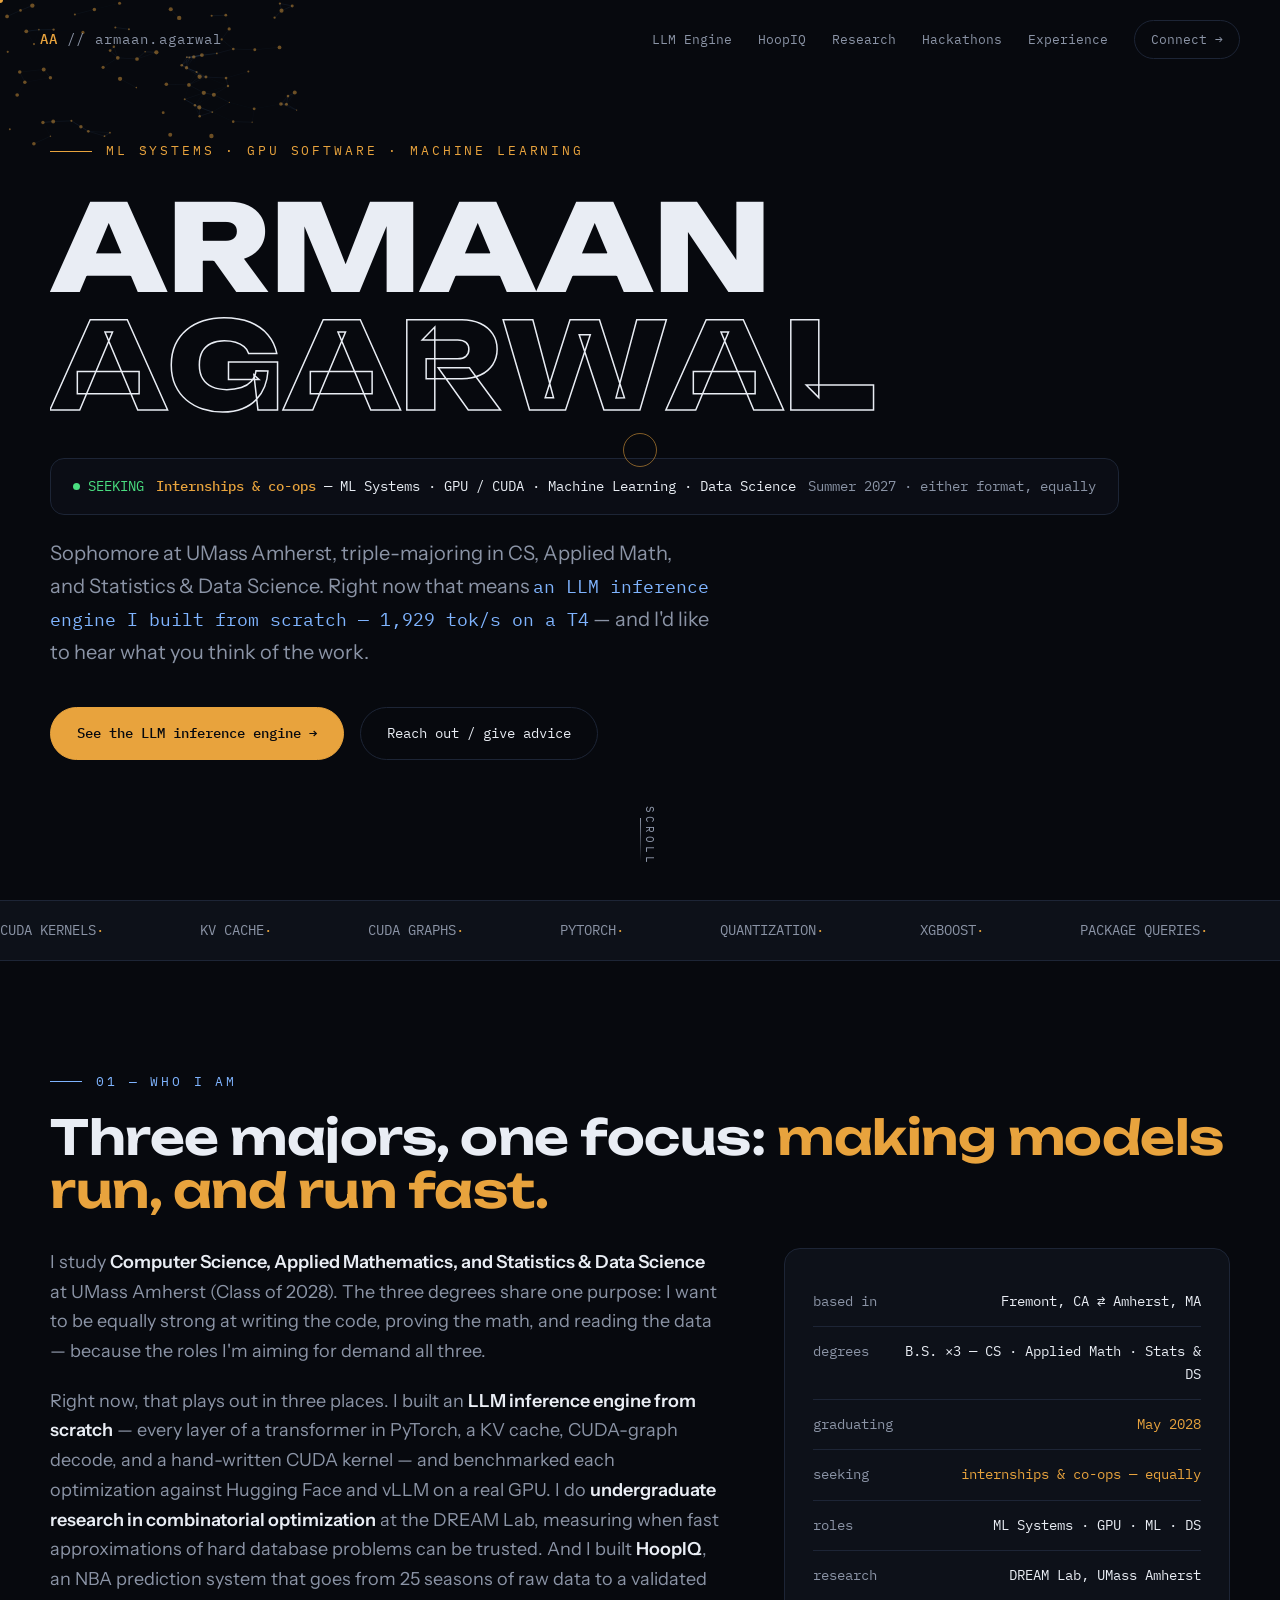
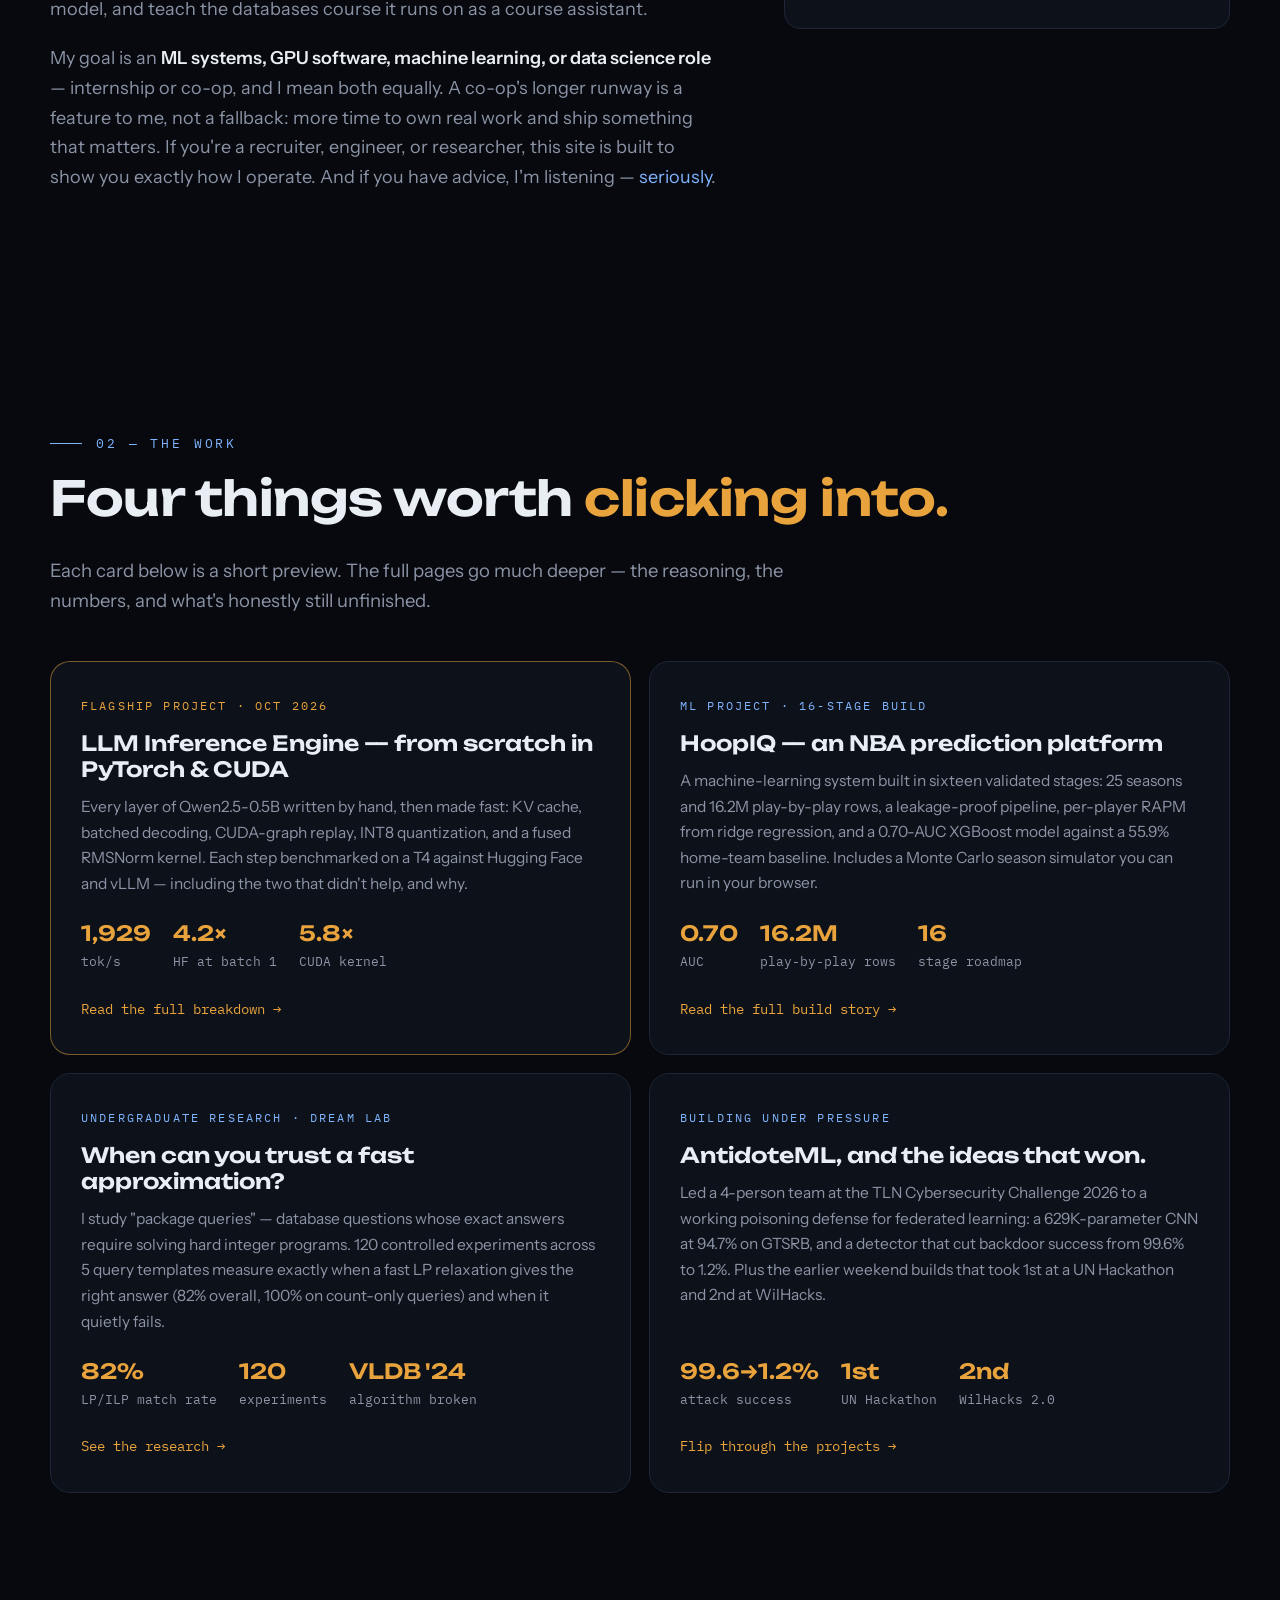
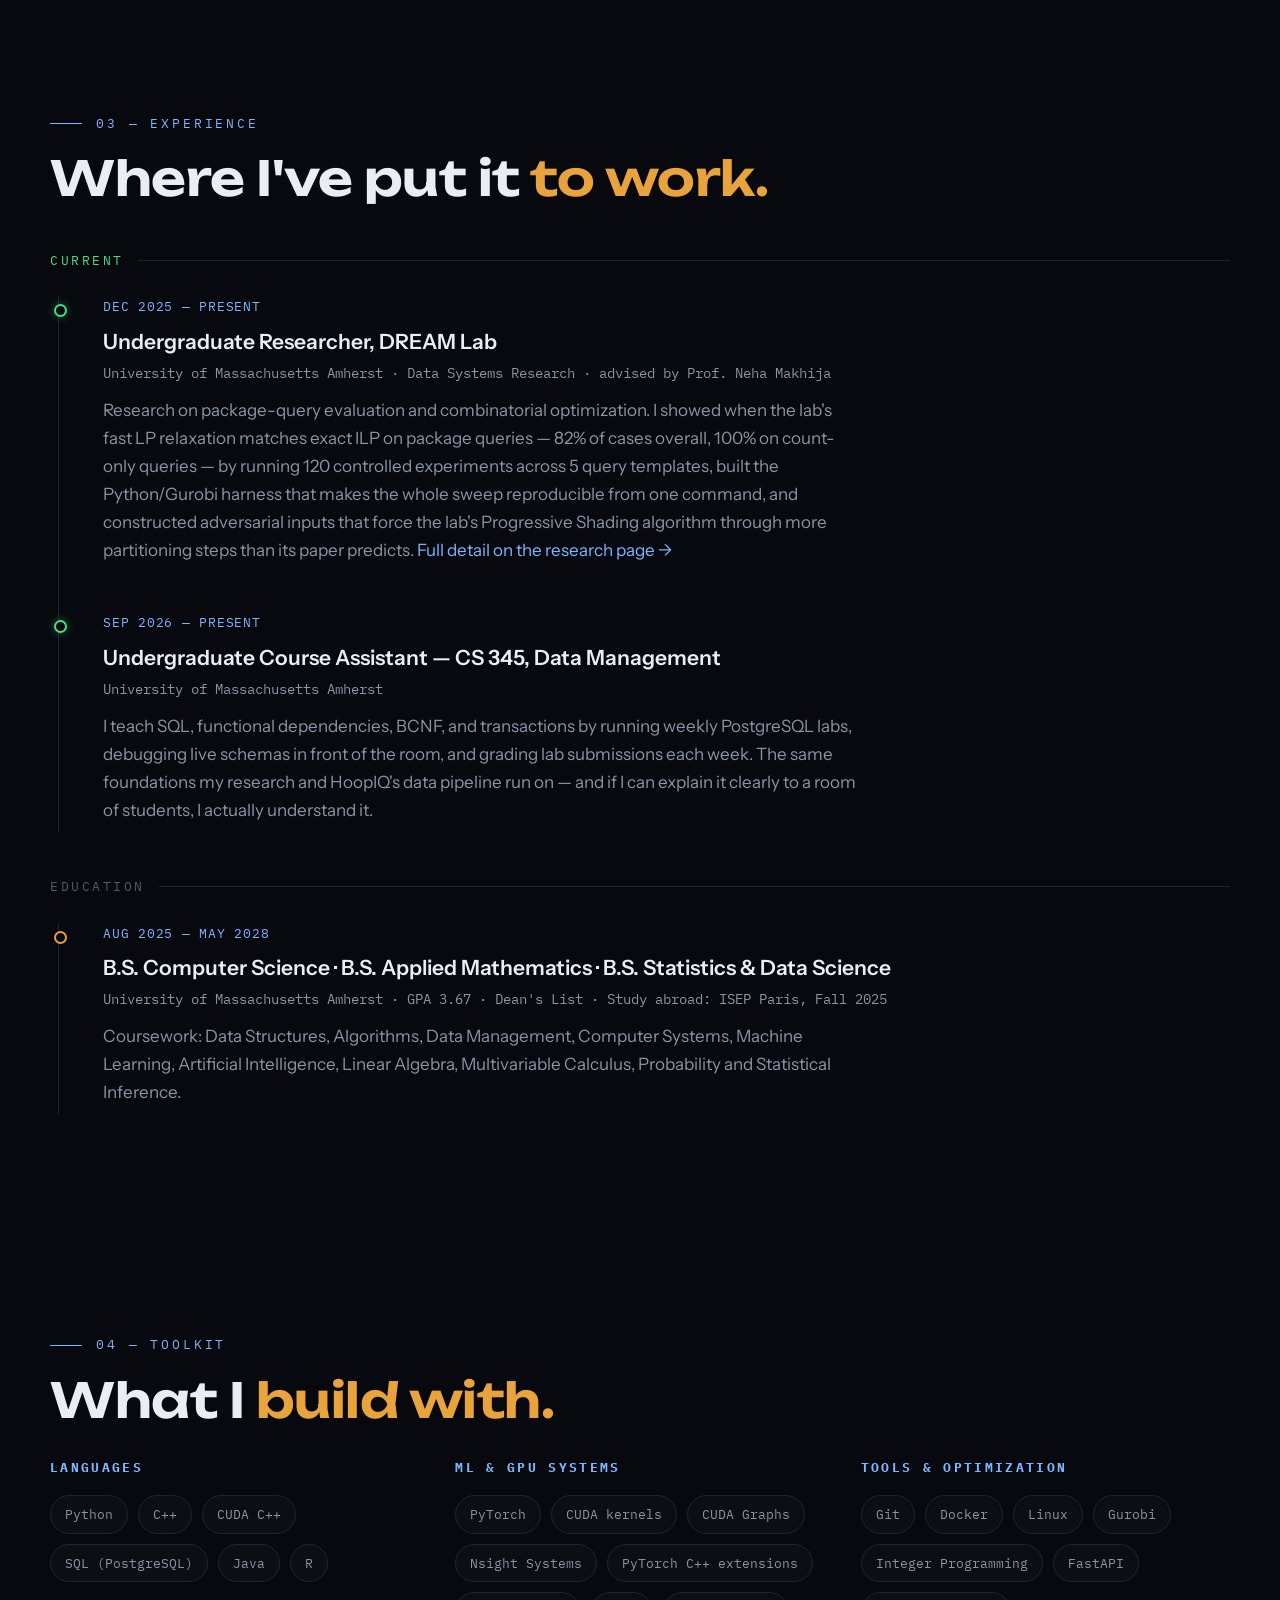
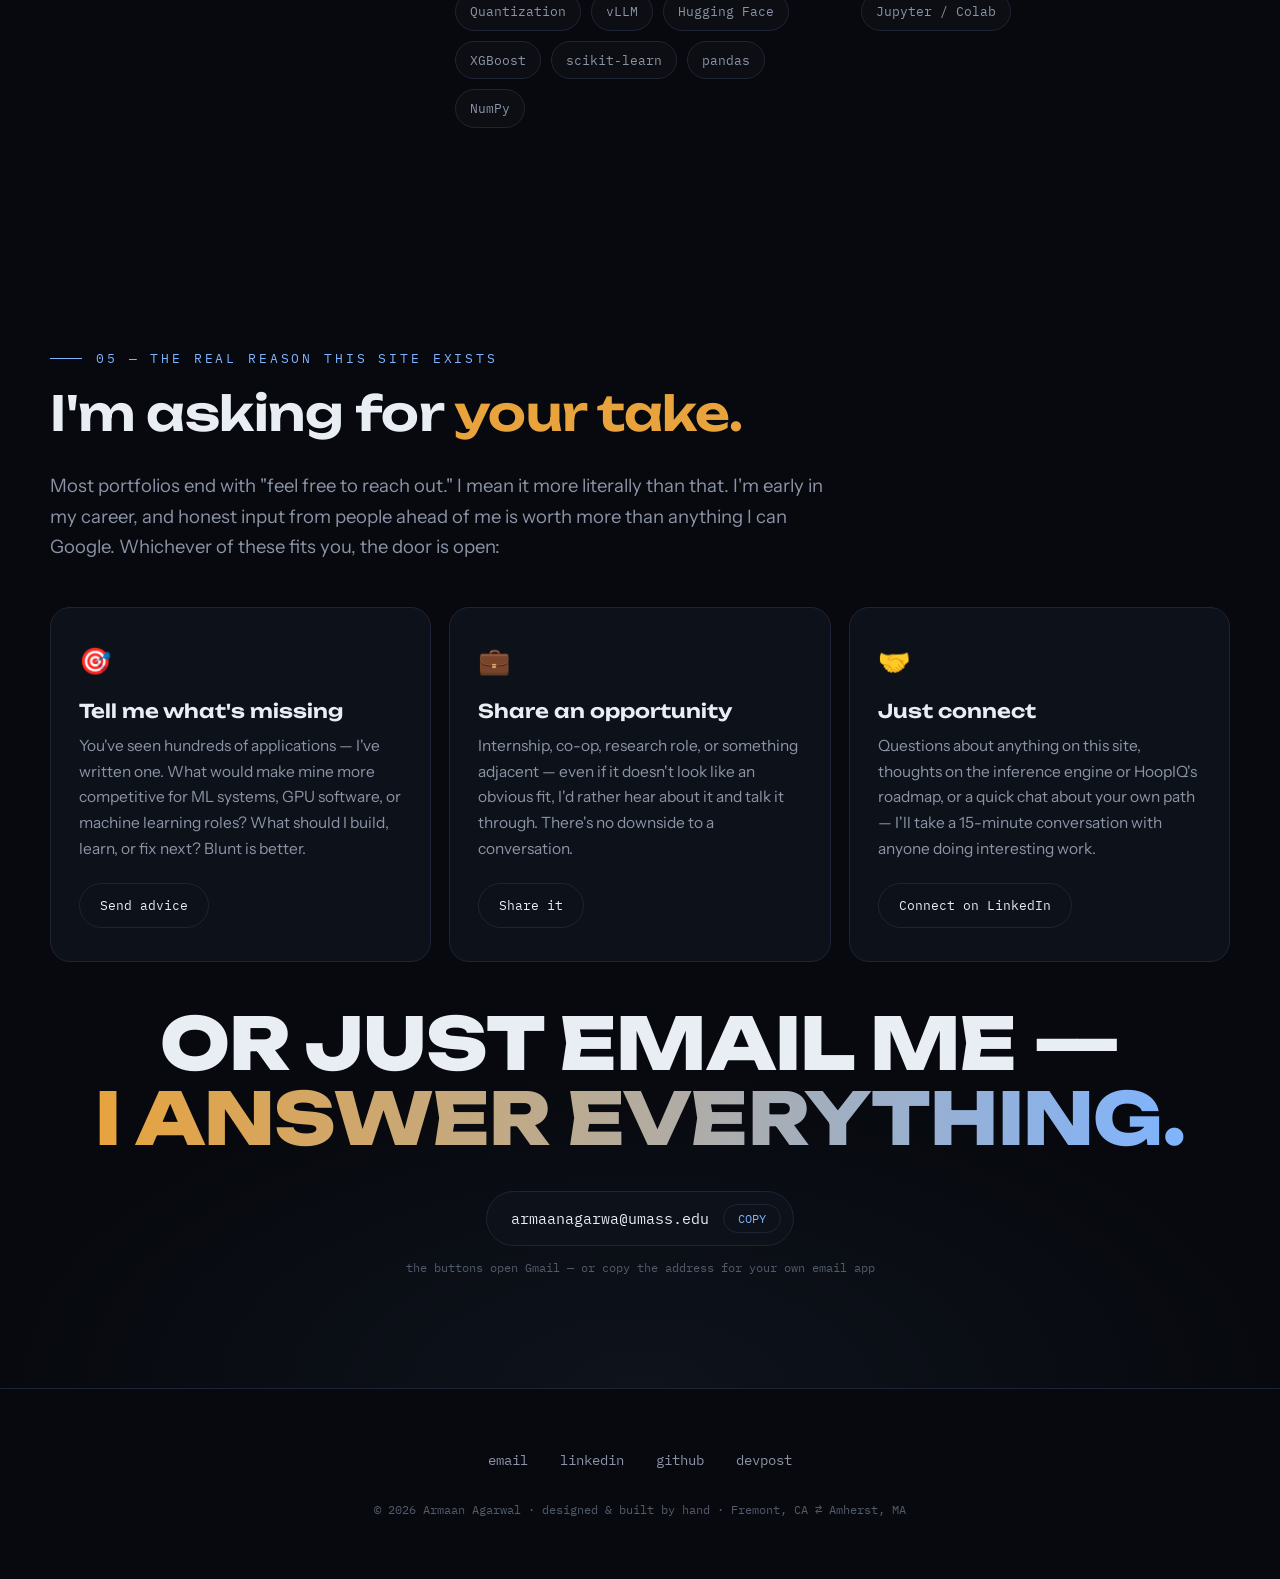
<file: index.html>
<!DOCTYPE html>
<html lang="en">
<head>
<meta charset="UTF-8">
<meta name="viewport" content="width=device-width, initial-scale=1.0">
<title>Armaan Agarwal — ML Systems · GPU Software · Machine Learning</title>
<meta name="description" content="Armaan Agarwal — CS, Applied Math & Statistics @ UMass Amherst. Built an LLM inference engine from scratch in PyTorch and CUDA. Seeking ML systems, GPU software, and machine learning internships and co-ops for Summer 2027.">
<link rel="preconnect" href="https://fonts.googleapis.com">
<link rel="preconnect" href="https://fonts.gstatic.com" crossorigin>
<link href="https://fonts.googleapis.com/css2?family=Unbounded:wght@400;600;800&family=Instrument+Sans:ital,wght@0,400;0,500;0,600;1,400&family=IBM+Plex+Mono:wght@400;500&display=swap" rel="stylesheet">
<link rel="stylesheet" href="assets/style.css">
</head>
<body>

<div class="cursor-ring" aria-hidden="true"></div>
<div class="cursor-dot" aria-hidden="true"></div>
<div class="progress" aria-hidden="true"></div>

<nav>
  <a class="nav-logo" href="index.html" data-hover><b>AA</b> // armaan.agarwal</a>
  <div class="nav-links">
    <a href="llm-engine.html" class="core" data-hover>LLM Engine</a>
    <a href="hoopiq.html" class="core" data-hover>HoopIQ</a>
    <a href="research.html" class="core" data-hover>Research</a>
    <a href="hackathons.html" data-hover>Hackathons</a>
    <a href="index.html#experience" data-hover>Experience</a>
    <a href="index.html#connect" class="nav-cta core" data-hover>Connect →</a>
  </div>
</nav>

<!-- ================= HERO ================= -->
<header class="hero">
  <canvas id="constellation" aria-hidden="true"></canvas>
  <div class="hero-inner">
    <div class="hero-eyebrow">ML Systems · GPU Software · Machine Learning</div>
    <h1 class="hero-name" aria-label="Armaan Agarwal">
      <span class="word" data-word="ARMAAN"></span>
      <span class="word" data-word="AGARWAL"></span>
    </h1>
    <div class="hero-goal">
      <div class="goal-line">
        <span class="g-label">SEEKING</span>
        <span class="g-roles"><b>Internships &amp; co-ops</b> — ML Systems · GPU / CUDA · Machine Learning · Data Science</span>
        <span class="g-coop">Summer 2027 · either format, equally</span>
      </div>
    </div>
    <p class="hero-role">
      Sophomore at UMass Amherst, triple-majoring in CS, Applied Math, and Statistics &amp; Data Science.
      Right now that means <span class="tick" id="roleTicker">an LLM inference engine I built from scratch — 1,929 tok/s on a T4</span> — and I'd like to hear what you think of the work.
    </p>
    <div class="hero-cta">
      <a class="btn solid" href="llm-engine.html" data-hover data-magnet>See the LLM inference engine →</a>
      <a class="btn" href="index.html#connect" data-hover data-magnet>Reach out / give advice</a>
    </div>
  </div>
  <div class="scroll-cue">SCROLL</div>
</header>

<!-- ================= MARQUEE ================= -->
<div class="marquee" aria-hidden="true"><div class="marquee-track" id="marqueeTrack"></div></div>

<!-- ================= ABOUT ================= -->
<section id="about">
  <div class="wrap">
    <div class="sec-label reveal">01 — Who I am</div>
    <h2 class="reveal">Three majors, one focus: <span class="hl">making models run, and run fast.</span></h2>
    <div class="about-grid">
      <div class="reveal">
        <p>I study <strong>Computer Science, Applied Mathematics, and Statistics &amp; Data Science</strong> at UMass Amherst (Class of 2028). The three degrees share one purpose: I want to be equally strong at writing the code, proving the math, and reading the data — because the roles I'm aiming for demand all three.</p>
        <p>Right now, that plays out in three places. I built an <strong>LLM inference engine from scratch</strong> — every layer of a transformer in PyTorch, a KV cache, CUDA-graph decode, and a hand-written CUDA kernel — and benchmarked each optimization against Hugging Face and vLLM on a real GPU. I do <strong>undergraduate research in combinatorial optimization</strong> at the DREAM Lab, measuring when fast approximations of hard database problems can be trusted. And I built <strong>HoopIQ</strong>, an NBA prediction system that goes from 25 seasons of raw data to a validated model, and teach the databases course it runs on as a course assistant.</p>
        <p>My goal is an <strong>ML systems, GPU software, machine learning, or data science role</strong> — internship or co-op, and I mean both equally. A co-op's longer runway is a feature to me, not a fallback: more time to own real work and ship something that matters. If you're a recruiter, engineer, or researcher, this site is built to show you exactly how I operate. And if you have advice, I'm listening — <a href="index.html#connect" style="color:var(--ice)">seriously</a>.</p>
      </div>
      <div class="fact-card reveal">
        <div class="fact-row"><span class="k">based in</span><span class="v">Fremont, CA ⇄ Amherst, MA</span></div>
        <div class="fact-row"><span class="k">degrees</span><span class="v">B.S. ×3 — CS · Applied Math · Stats &amp; DS</span></div>
        <div class="fact-row"><span class="k">graduating</span><span class="v a">May 2028</span></div>
        <div class="fact-row"><span class="k">seeking</span><span class="v a">internships &amp; co-ops — equally</span></div>
        <div class="fact-row"><span class="k">roles</span><span class="v">ML Systems · GPU · ML · DS</span></div>
        <div class="fact-row"><span class="k">research</span><span class="v">DREAM Lab, UMass Amherst</span></div>
      </div>
    </div>
  </div>
</section>

<!-- ================= WORK TEASERS ================= -->
<section id="work">
  <div class="wrap">
    <div class="sec-label reveal">02 — The work</div>
    <h2 class="reveal">Four things worth <span class="hl">clicking into.</span></h2>
    <p class="lede reveal">Each card below is a short preview. The full pages go much deeper — the reasoning, the numbers, and what's honestly still unfinished.</p>
    <div class="teasers four">

      <a class="teaser featured reveal" href="llm-engine.html" data-hover>
        <div class="t-kicker">Flagship project · Oct 2026</div>
        <h3>LLM Inference Engine — from scratch in PyTorch &amp; CUDA</h3>
        <p>Every layer of Qwen2.5-0.5B written by hand, then made fast: KV cache, batched decoding, CUDA-graph replay, INT8 quantization, and a fused RMSNorm kernel. Each step benchmarked on a T4 against Hugging Face and vLLM — including the two that didn't help, and why.</p>
        <div class="t-stats">
          <span><b>1,929</b> tok/s</span>
          <span><b>4.2×</b> HF at batch 1</span>
          <span><b>5.8×</b> CUDA kernel</span>
        </div>
        <span class="t-link">Read the full breakdown <span class="arr">→</span></span>
      </a>

      <a class="teaser reveal" href="hoopiq.html" data-hover>
        <div class="t-kicker">ML project · 16-stage build</div>
        <h3>HoopIQ — an NBA prediction platform</h3>
        <p>A machine-learning system built in sixteen validated stages: 25 seasons and 16.2M play-by-play rows, a leakage-proof pipeline, per-player RAPM from ridge regression, and a 0.70-AUC XGBoost model against a 55.9% home-team baseline. Includes a Monte Carlo season simulator you can run in your browser.</p>
        <div class="t-stats">
          <span><b>0.70</b> AUC</span>
          <span><b>16.2M</b> play-by-play rows</span>
          <span><b>16</b> stage roadmap</span>
        </div>
        <span class="t-link">Read the full build story <span class="arr">→</span></span>
      </a>

      <a class="teaser reveal" href="research.html" data-hover>
        <div class="t-kicker">Undergraduate research · DREAM Lab</div>
        <h3>When can you trust a fast approximation?</h3>
        <p>I study "package queries" — database questions whose exact answers require solving hard integer programs. 120 controlled experiments across 5 query templates measure exactly when a fast LP relaxation gives the right answer (82% overall, 100% on count-only queries) and when it quietly fails.</p>
        <div class="t-stats">
          <span><b>82%</b> LP/ILP match rate</span>
          <span><b>120</b> experiments</span>
          <span><b>VLDB '24</b> algorithm broken</span>
        </div>
        <span class="t-link">See the research <span class="arr">→</span></span>
      </a>

      <a class="teaser reveal" href="hackathons.html" data-hover>
        <div class="t-kicker">Building under pressure</div>
        <h3>AntidoteML, and the ideas that won.</h3>
        <p>Led a 4-person team at the TLN Cybersecurity Challenge 2026 to a working poisoning defense for federated learning: a 629K-parameter CNN at 94.7% on GTSRB, and a detector that cut backdoor success from 99.6% to 1.2%. Plus the earlier weekend builds that took 1st at a UN Hackathon and 2nd at WilHacks.</p>
        <div class="t-stats">
          <span><b>99.6→1.2%</b> attack success</span>
          <span><b>1st</b> UN Hackathon</span>
          <span><b>2nd</b> WilHacks 2.0</span>
        </div>
        <span class="t-link">Flip through the projects <span class="arr">→</span></span>
      </a>

    </div>
  </div>
</section>

<!-- ================= EXPERIENCE ================= -->
<section id="experience">
  <div class="wrap">
    <div class="sec-label reveal">03 — Experience</div>
    <h2 class="reveal">Where I've put it <span class="hl">to work.</span></h2>

    <div class="xp-group now-group reveal">Current</div>
    <div class="xp">
      <div class="xp-item now reveal">
        <div class="when">DEC 2025 — PRESENT</div>
        <h3>Undergraduate Researcher, DREAM Lab</h3>
        <div class="org">University of Massachusetts Amherst · Data Systems Research · advised by Prof. Neha Makhija</div>
        <p>Research on package-query evaluation and combinatorial optimization. I showed when the lab's fast LP relaxation matches exact ILP on package queries — 82% of cases overall, 100% on count-only queries — by running 120 controlled experiments across 5 query templates, built the Python/Gurobi harness that makes the whole sweep reproducible from one command, and constructed adversarial inputs that force the lab's Progressive Shading algorithm through more partitioning steps than its paper predicts. <a class="in-link" href="research.html">Full detail on the research page →</a></p>
      </div>
      <div class="xp-item now reveal">
        <div class="when">SEP 2026 — PRESENT</div>
        <h3>Undergraduate Course Assistant — CS 345, Data Management</h3>
        <div class="org">University of Massachusetts Amherst</div>
        <p>I teach SQL, functional dependencies, BCNF, and transactions by running weekly PostgreSQL labs, debugging live schemas in front of the room, and grading lab submissions each week. The same foundations my research and HoopIQ's data pipeline run on — and if I can explain it clearly to a room of students, I actually understand it.</p>
      </div>
    </div>

    <div class="xp-group reveal">Education</div>
    <div class="xp">
      <div class="xp-item reveal">
        <div class="when">AUG 2025 — MAY 2028</div>
        <h3>B.S. Computer Science · B.S. Applied Mathematics · B.S. Statistics &amp; Data Science</h3>
        <div class="org">University of Massachusetts Amherst · GPA 3.67 · Dean's List · Study abroad: ISEP Paris, Fall 2025</div>
        <p>Coursework: Data Structures, Algorithms, Data Management, Computer Systems, Machine Learning, Artificial Intelligence, Linear Algebra, Multivariable Calculus, Probability and Statistical Inference.</p>
      </div>
    </div>
  </div>
</section>

<!-- ================= SKILLS ================= -->
<section id="skills">
  <div class="wrap">
    <div class="sec-label reveal">04 — Toolkit</div>
    <h2 class="reveal">What I <span class="hl">build with.</span></h2>
    <div class="skill-groups reveal">
      <div>
        <h3>Languages</h3>
        <div class="chips">
          <span class="chip" data-hover>Python</span><span class="chip" data-hover>C++</span>
          <span class="chip" data-hover>CUDA C++</span><span class="chip" data-hover>SQL (PostgreSQL)</span>
          <span class="chip" data-hover>Java</span><span class="chip" data-hover>R</span>
        </div>
      </div>
      <div>
        <h3>ML &amp; GPU Systems</h3>
        <div class="chips">
          <span class="chip" data-hover>PyTorch</span><span class="chip" data-hover>CUDA kernels</span>
          <span class="chip" data-hover>CUDA Graphs</span><span class="chip" data-hover>Nsight Systems</span>
          <span class="chip" data-hover>PyTorch C++ extensions</span><span class="chip" data-hover>Quantization</span>
          <span class="chip" data-hover>vLLM</span><span class="chip" data-hover>Hugging Face</span>
          <span class="chip" data-hover>XGBoost</span><span class="chip" data-hover>scikit-learn</span>
          <span class="chip" data-hover>pandas</span><span class="chip" data-hover>NumPy</span>
        </div>
      </div>
      <div>
        <h3>Tools &amp; Optimization</h3>
        <div class="chips">
          <span class="chip" data-hover>Git</span><span class="chip" data-hover>Docker</span>
          <span class="chip" data-hover>Linux</span><span class="chip" data-hover>Gurobi</span>
          <span class="chip" data-hover>Integer Programming</span><span class="chip" data-hover>FastAPI</span>
          <span class="chip" data-hover>Jupyter / Colab</span>
        </div>
      </div>
    </div>
  </div>
</section>

<!-- ================= CONNECT ================= -->
<section id="connect">
  <div class="wrap">
    <div class="sec-label reveal">05 — The real reason this site exists</div>
    <h2 class="reveal">I'm asking for <span class="hl">your take.</span></h2>
    <p class="lede reveal">Most portfolios end with "feel free to reach out." I mean it more literally than that. I'm early in my career, and honest input from people ahead of me is worth more than anything I can Google. Whichever of these fits you, the door is open:</p>

    <div class="connect-cards">
      <div class="ccard reveal">
        <div class="c-ico">🎯</div>
        <h3>Tell me what's missing</h3>
        <p>You've seen hundreds of applications — I've written one. What would make mine more competitive for ML systems, GPU software, or machine learning roles? What should I build, learn, or fix next? Blunt is better.</p>
        <a class="btn ice" href="https://mail.google.com/mail/?view=cm&amp;fs=1&amp;to=armaanagarwa@umass.edu&amp;su=Some%20advice%20on%20your%20application" target="_blank" rel="noopener" data-hover>Send advice</a>
      </div>
      <div class="ccard reveal">
        <div class="c-ico">💼</div>
        <h3>Share an opportunity</h3>
        <p>Internship, co-op, research role, or something adjacent — even if it doesn't look like an obvious fit, I'd rather hear about it and talk it through. There's no downside to a conversation.</p>
        <a class="btn ice" href="https://mail.google.com/mail/?view=cm&amp;fs=1&amp;to=armaanagarwa@umass.edu&amp;su=An%20opportunity%20you%20might%20want%20to%20hear%20about" target="_blank" rel="noopener" data-hover>Share it</a>
      </div>
      <div class="ccard reveal">
        <div class="c-ico">🤝</div>
        <h3>Just connect</h3>
        <p>Questions about anything on this site, thoughts on the inference engine or HoopIQ's roadmap, or a quick chat about your own path — I'll take a 15-minute conversation with anyone doing interesting work.</p>
        <a class="btn ice" href="https://www.linkedin.com/in/armaan-agarwal-781419245/" target="_blank" rel="noopener" data-hover>Connect on LinkedIn</a>
      </div>
    </div>

    <div class="contact-big reveal">
      Or just email me —<br>
      <a href="https://mail.google.com/mail/?view=cm&amp;fs=1&amp;to=armaanagarwa@umass.edu" target="_blank" rel="noopener" data-hover>I answer everything.</a>
    </div>
    <div class="reveal" style="text-align:center;margin-top:34px">
      <button class="copy-strip" data-copy="armaanagarwa@umass.edu" data-hover>
        <span class="addr">armaanagarwa@umass.edu</span>
        <span class="copy-tag">COPY</span>
      </button>
      <div style="font-family:var(--font-m);font-size:12px;color:var(--faint);margin-top:12px">the buttons open Gmail — or copy the address for your own email app</div>
    </div>
  </div>
</section>

<footer>
  <div class="foot-links">
    <a href="https://mail.google.com/mail/?view=cm&amp;fs=1&amp;to=armaanagarwa@umass.edu" target="_blank" rel="noopener" data-hover>email</a>
    <a href="https://www.linkedin.com/in/armaan-agarwal-781419245/" target="_blank" rel="noopener" data-hover>linkedin</a>
    <a href="https://github.com/ArmaanAgarwal" target="_blank" rel="noopener" data-hover>github</a>
    <a href="https://devpost.com/agarwal-armaan27" target="_blank" rel="noopener" data-hover>devpost</a>
  </div>
  <div class="foot-fine">© 2026 Armaan Agarwal · designed &amp; built by hand · Fremont, CA ⇄ Amherst, MA</div>
</footer>

<script src="assets/app.js"></script>
</body>
</html>
</file>
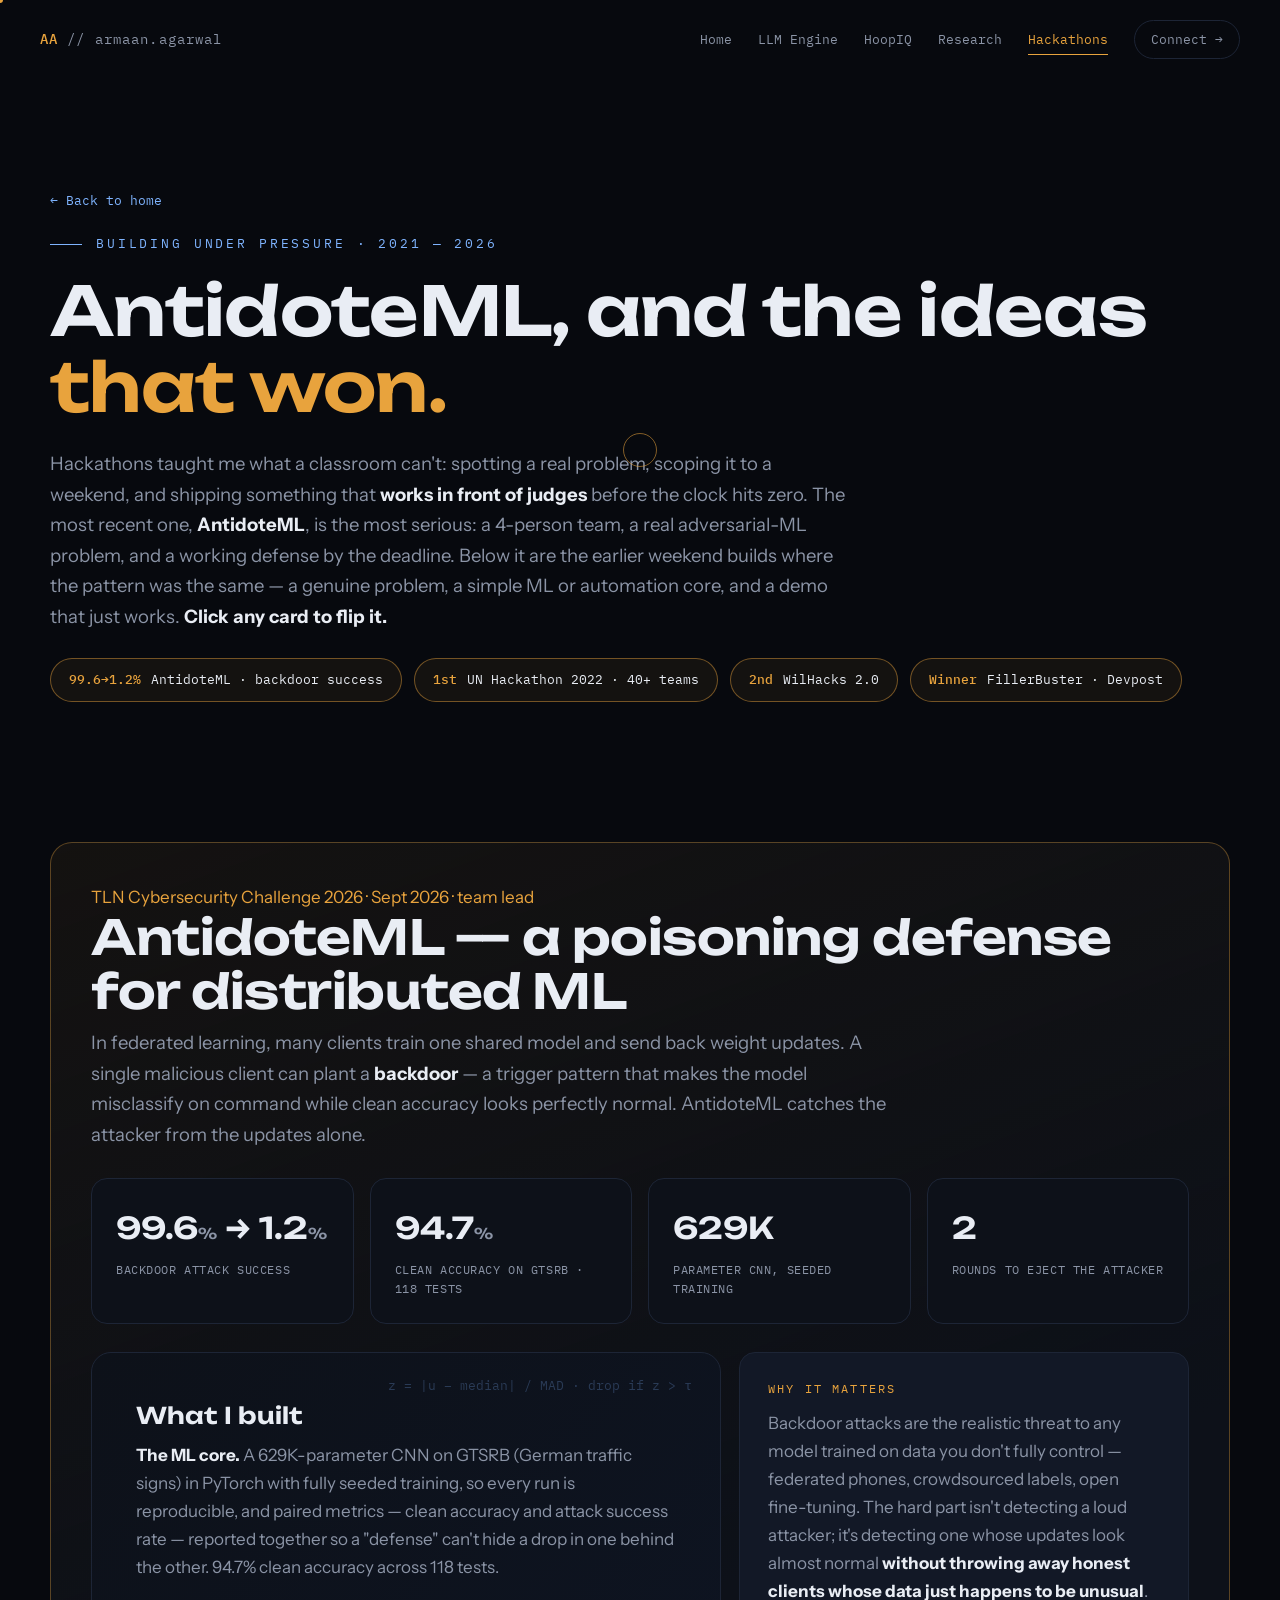
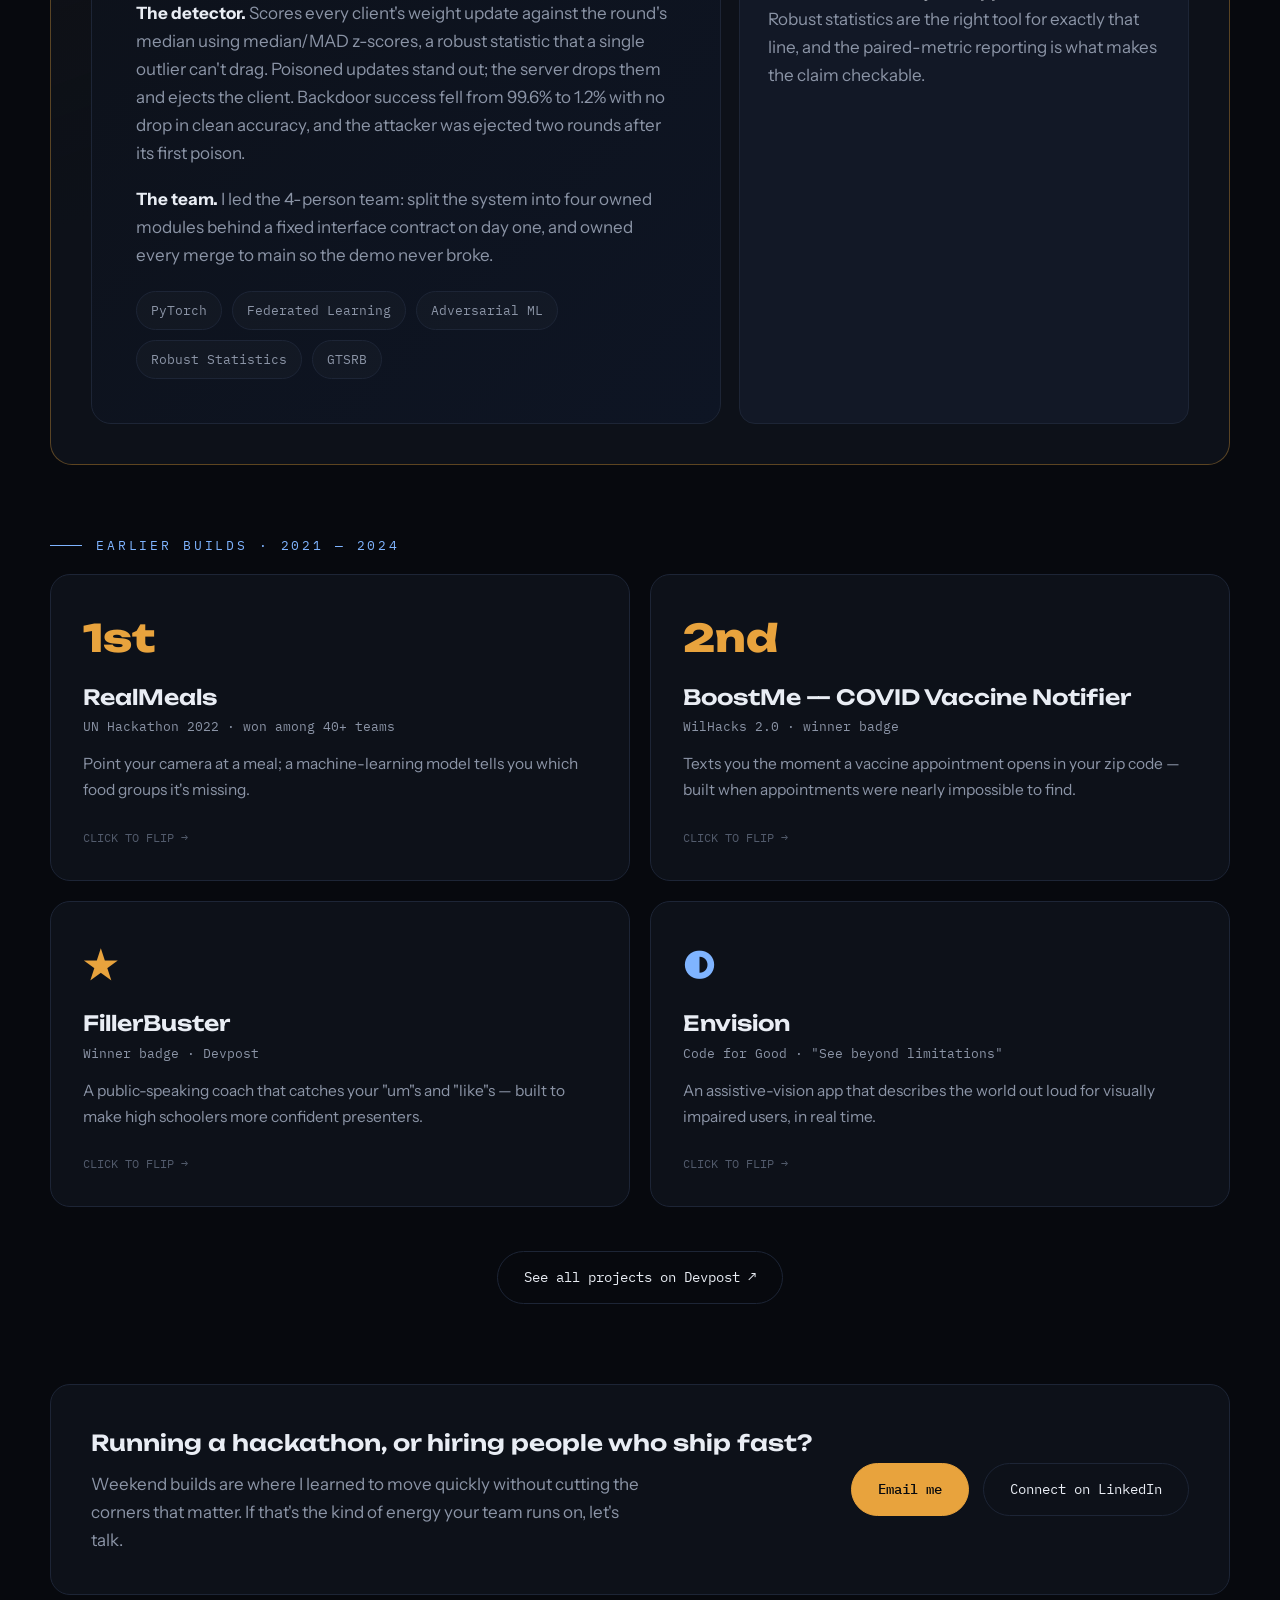
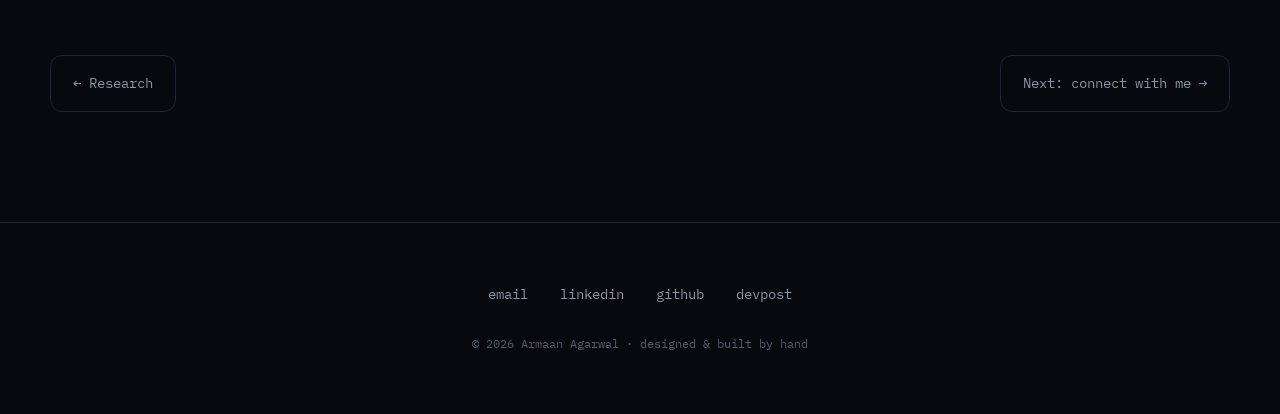
<file: hackathons.html>
<!DOCTYPE html>
<html lang="en">
<head>
<meta charset="UTF-8">
<meta name="viewport" content="width=device-width, initial-scale=1.0">
<title>Hackathons — Armaan Agarwal</title>
<meta name="description" content="AntidoteML, a poisoning defense for federated learning built at the TLN Cybersecurity Challenge 2026, plus the earlier weekend builds that won — 1st at a UN Hackathon, 2nd at WilHacks 2.0.">
<link rel="preconnect" href="https://fonts.googleapis.com">
<link rel="preconnect" href="https://fonts.gstatic.com" crossorigin>
<link href="https://fonts.googleapis.com/css2?family=Unbounded:wght@400;600;800&family=Instrument+Sans:ital,wght@0,400;0,500;0,600;1,400&family=IBM+Plex+Mono:wght@400;500&display=swap" rel="stylesheet">
<link rel="stylesheet" href="assets/style.css">
</head>
<body>

<div class="cursor-ring" aria-hidden="true"></div>
<div class="cursor-dot" aria-hidden="true"></div>
<div class="progress" aria-hidden="true"></div>

<nav class="scrolled">
  <a class="nav-logo" href="index.html" data-hover><b>AA</b> // armaan.agarwal</a>
  <div class="nav-links">
    <a href="index.html" data-hover>Home</a>
    <a href="llm-engine.html" class="core" data-hover>LLM Engine</a>
    <a href="hoopiq.html" class="core" data-hover>HoopIQ</a>
    <a href="research.html" class="core" data-hover>Research</a>
    <a href="hackathons.html" class="active" data-hover>Hackathons</a>
    <a href="index.html#connect" class="nav-cta core" data-hover>Connect →</a>
  </div>
</nav>

<header class="page-hero">
  <div class="wrap">
    <span class="crumb reveal in"><a href="index.html">← Back to home</a></span>
    <div class="sec-label reveal in">Building under pressure · 2021 — 2026</div>
    <h1 class="page-title reveal in">AntidoteML, and the ideas <span class="hl">that won.</span></h1>
    <p class="lede reveal in">Hackathons taught me what a classroom can't: spotting a real problem, scoping it to a weekend, and shipping something that <strong>works in front of judges</strong> before the clock hits zero. The most recent one, <strong>AntidoteML</strong>, is the most serious: a 4-person team, a real adversarial-ML problem, and a working defense by the deadline. Below it are the earlier weekend builds where the pattern was the same — a genuine problem, a simple ML or automation core, and a demo that just works. <strong>Click any card to flip it.</strong></p>
    <div class="win-badges reveal in">
      <span class="wbadge"><span class="w-place">99.6→1.2%</span> AntidoteML · backdoor success</span>
      <span class="wbadge"><span class="w-place">1st</span> UN Hackathon 2022 · 40+ teams</span>
      <span class="wbadge"><span class="w-place">2nd</span> WilHacks 2.0</span>
      <span class="wbadge"><span class="w-place">Winner</span> FillerBuster · Devpost</span>
    </div>
  </div>
</header>

<section style="padding-top:20px">
  <div class="wrap">
    <div class="antidote reveal">
      <div class="an-head">
        <div>
          <div class="t-kicker" style="color:var(--amber)">TLN Cybersecurity Challenge 2026 · Sept 2026 · team lead</div>
          <h2 style="margin-bottom:10px">AntidoteML — a poisoning defense for distributed ML</h2>
          <p class="lede" style="margin-bottom:0">In federated learning, many clients train one shared model and send back weight updates. A single malicious client can plant a <strong>backdoor</strong> — a trigger pattern that makes the model misclassify on command while clean accuracy looks perfectly normal. AntidoteML catches the attacker from the updates alone.</p>
        </div>
      </div>
      <div class="stat-grid" style="margin-top:28px">
        <div class="stat-box"><div class="num">99.6<span class="u">%</span> → 1.2<span class="u">%</span></div><div class="lbl">BACKDOOR ATTACK SUCCESS</div></div>
        <div class="stat-box"><div class="num">94.7<span class="u">%</span></div><div class="lbl">CLEAN ACCURACY ON GTSRB · 118 TESTS</div></div>
        <div class="stat-box"><div class="num">629K</div><div class="lbl">PARAMETER CNN, SEEDED TRAINING</div></div>
        <div class="stat-box"><div class="num">2</div><div class="lbl">ROUNDS TO EJECT THE ATTACKER</div></div>
      </div>
      <div class="an-grid">
        <div class="research-card" style="margin:0">
          <h3>What I built</h3>
          <p><strong>The ML core.</strong> A 629K-parameter CNN on GTSRB (German traffic signs) in PyTorch with fully seeded training, so every run is reproducible, and paired metrics — clean accuracy and attack success rate — reported together so a "defense" can't hide a drop in one behind the other. 94.7% clean accuracy across 118 tests.</p>
          <p><strong>The detector.</strong> Scores every client's weight update against the round's median using median/MAD z-scores, a robust statistic that a single outlier can't drag. Poisoned updates stand out; the server drops them and ejects the client. Backdoor success fell from 99.6% to 1.2% with no drop in clean accuracy, and the attacker was ejected two rounds after its first poison.</p>
          <p><strong>The team.</strong> I led the 4-person team: split the system into four owned modules behind a fixed interface contract on day one, and owned every merge to main so the demo never broke.</p>
          <div class="chips" style="margin-top:22px"><span class="chip">PyTorch</span><span class="chip">Federated Learning</span><span class="chip">Adversarial ML</span><span class="chip">Robust Statistics</span><span class="chip">GTSRB</span></div>
        </div>
        <div class="plain-card" style="margin:0">
          <div class="pc-label">Why it matters</div>
          <p>Backdoor attacks are the realistic threat to any model trained on data you don't fully control — federated phones, crowdsourced labels, open fine-tuning. The hard part isn't detecting a loud attacker; it's detecting one whose updates look almost normal <strong style="color:var(--text)">without throwing away honest clients whose data just happens to be unusual</strong>. Robust statistics are the right tool for exactly that line, and the paired-metric reporting is what makes the claim checkable.</p>
        </div>
      </div>
    </div>

    <div class="sec-label reveal" style="margin-top:70px">Earlier builds · 2021 — 2024</div>
    <div class="hack-grid">

      <div class="flip reveal" tabindex="0" role="button" aria-label="RealMeals — click to flip for details" data-hover>
        <div class="flip-inner">
          <div class="flip-face flip-front">
            <div class="f-place">1st</div>
            <h3>RealMeals</h3>
            <div class="f-event">UN Hackathon 2022 · won among 40+ teams</div>
            <p class="f-tag">Point your camera at a meal; a machine-learning model tells you which food groups it's missing.</p>
            <div class="f-hint">CLICK TO FLIP →</div>
          </div>
          <div class="flip-face flip-back">
            <p>Built a <strong>Python/TensorFlow image-classification model</strong> that analyzes photos of meals and flags missing nutrients across the five food groups — a practical tool aimed at fighting diet-driven obesity. As a 4-person team, we trained the model, wrapped it in a usable app, and <strong>pitched it live to United Nations judges</strong>, taking 1st place out of more than 40 teams. My first proof that an ML model and a clear story beat a complicated demo.</p>
            <div class="chips"><span class="chip">Python</span><span class="chip">TensorFlow</span><span class="chip">Computer Vision</span></div>
            <a class="devpost-link" href="https://devpost.com/software/realmeals" target="_blank" rel="noopener" data-hover>View on Devpost ↗</a>
          </div>
        </div>
      </div>

      <div class="flip reveal" tabindex="0" role="button" aria-label="BoostMe — click to flip for details" data-hover>
        <div class="flip-inner">
          <div class="flip-face flip-front">
            <div class="f-place">2nd</div>
            <h3>BoostMe — COVID Vaccine Notifier</h3>
            <div class="f-event">WilHacks 2.0 · winner badge</div>
            <p class="f-tag">Texts you the moment a vaccine appointment opens in your zip code — built when appointments were nearly impossible to find.</p>
            <div class="f-hint">CLICK TO FLIP →</div>
          </div>
          <div class="flip-face flip-back">
            <p>During the height of the vaccine shortage, appointments vanished within minutes of appearing. BoostMe is a <strong>Python/Twilio service that continuously monitored appointment availability by zip code and sent instant SMS alerts</strong> when a slot opened. Simple architecture, real stakes: automation applied to a problem people were refreshing browser tabs over. Took 2nd place at WilHacks 2.0.</p>
            <div class="chips"><span class="chip">Python</span><span class="chip">Twilio API</span><span class="chip">Automation</span></div>
            <a class="devpost-link" href="https://devpost.com/software/boostme-covid-personal-notifier" target="_blank" rel="noopener" data-hover>View on Devpost ↗</a>
          </div>
        </div>
      </div>

      <div class="flip reveal" tabindex="0" role="button" aria-label="FillerBuster — click to flip for details" data-hover>
        <div class="flip-inner">
          <div class="flip-face flip-front">
            <div class="f-place">★</div>
            <h3>FillerBuster</h3>
            <div class="f-event">Winner badge · Devpost</div>
            <p class="f-tag">A public-speaking coach that catches your "um"s and "like"s — built to make high schoolers more confident presenters.</p>
            <div class="f-hint">CLICK TO FLIP →</div>
          </div>
          <div class="flip-face flip-back">
            <p>A speech-analysis tool that <strong>listens to you practice and flags filler words</strong> — the "um"s, "uh"s, and "like"s that undermine a presentation — so speakers can see their habits and train them away. Aimed at students who dread presenting. It earned a winner badge, and it's the project that taught me a tool people <em>actually want to use</em> starts from a problem you've personally felt.</p>
            <div class="chips"><span class="chip">Python</span><span class="chip">Speech Analysis</span><span class="chip">EdTech</span></div>
            <a class="devpost-link" href="https://devpost.com/software/fillerbuster" target="_blank" rel="noopener" data-hover>View on Devpost ↗</a>
          </div>
        </div>
      </div>

      <div class="flip reveal" tabindex="0" role="button" aria-label="Envision — click to flip for details" data-hover>
        <div class="flip-inner">
          <div class="flip-face flip-front">
            <div class="f-place blue">◐</div>
            <h3>Envision</h3>
            <div class="f-event">Code for Good · "See beyond limitations"</div>
            <p class="f-tag">An assistive-vision app that describes the world out loud for visually impaired users, in real time.</p>
            <div class="f-hint">CLICK TO FLIP →</div>
          </div>
          <div class="flip-face flip-back">
            <p>An accessibility app that <strong>pairs OpenCV with TensorFlow to caption a live camera feed</strong> — describing surroundings aloud so visually impaired users can navigate more independently. Real-time image captioning on a hackathon deadline forced hard trade-offs between model size, latency, and accuracy: my first genuine lesson in deploying ML under constraints, not just training it.</p>
            <div class="chips"><span class="chip">OpenCV</span><span class="chip">TensorFlow</span><span class="chip">Real-time CV</span><span class="chip">Accessibility</span></div>
            <a class="devpost-link" href="https://devpost.com/software/envision-uo3t28" target="_blank" rel="noopener" data-hover>View on Devpost ↗</a>
          </div>
        </div>
      </div>

    </div>

    <div style="text-align:center;margin-top:44px" class="reveal">
      <a class="btn" href="https://devpost.com/agarwal-armaan27" target="_blank" rel="noopener" data-hover>See all projects on Devpost ↗</a>
    </div>

    <div class="sub-connect reveal">
      <div>
        <h3>Running a hackathon, or hiring people who ship fast?</h3>
        <p>Weekend builds are where I learned to move quickly without cutting the corners that matter. If that's the kind of energy your team runs on, let's talk.</p>
      </div>
      <div class="sc-btns">
        <a class="btn solid" href="https://mail.google.com/mail/?view=cm&amp;fs=1&amp;to=armaanagarwa@umass.edu&amp;su=Let%27s%20talk" target="_blank" rel="noopener" data-hover>Email me</a>
        <a class="btn" href="https://www.linkedin.com/in/armaan-agarwal-781419245/" target="_blank" rel="noopener" data-hover>Connect on LinkedIn</a>
      </div>
    </div>

    <div class="next-page reveal">
      <a href="research.html" data-hover>← Research</a>
      <a href="index.html#connect" data-hover>Next: connect with me →</a>
    </div>
  </div>
</section>

<footer>
  <div class="foot-links">
    <a href="https://mail.google.com/mail/?view=cm&amp;fs=1&amp;to=armaanagarwa@umass.edu" target="_blank" rel="noopener" data-hover>email</a>
    <a href="https://www.linkedin.com/in/armaan-agarwal-781419245/" target="_blank" rel="noopener" data-hover>linkedin</a>
    <a href="https://github.com/ArmaanAgarwal" target="_blank" rel="noopener" data-hover>github</a>
    <a href="https://devpost.com/agarwal-armaan27" target="_blank" rel="noopener" data-hover>devpost</a>
  </div>
  <div class="foot-fine">© 2026 Armaan Agarwal · designed &amp; built by hand</div>
</footer>

<script src="assets/app.js"></script>
</body>
</html>
</file>
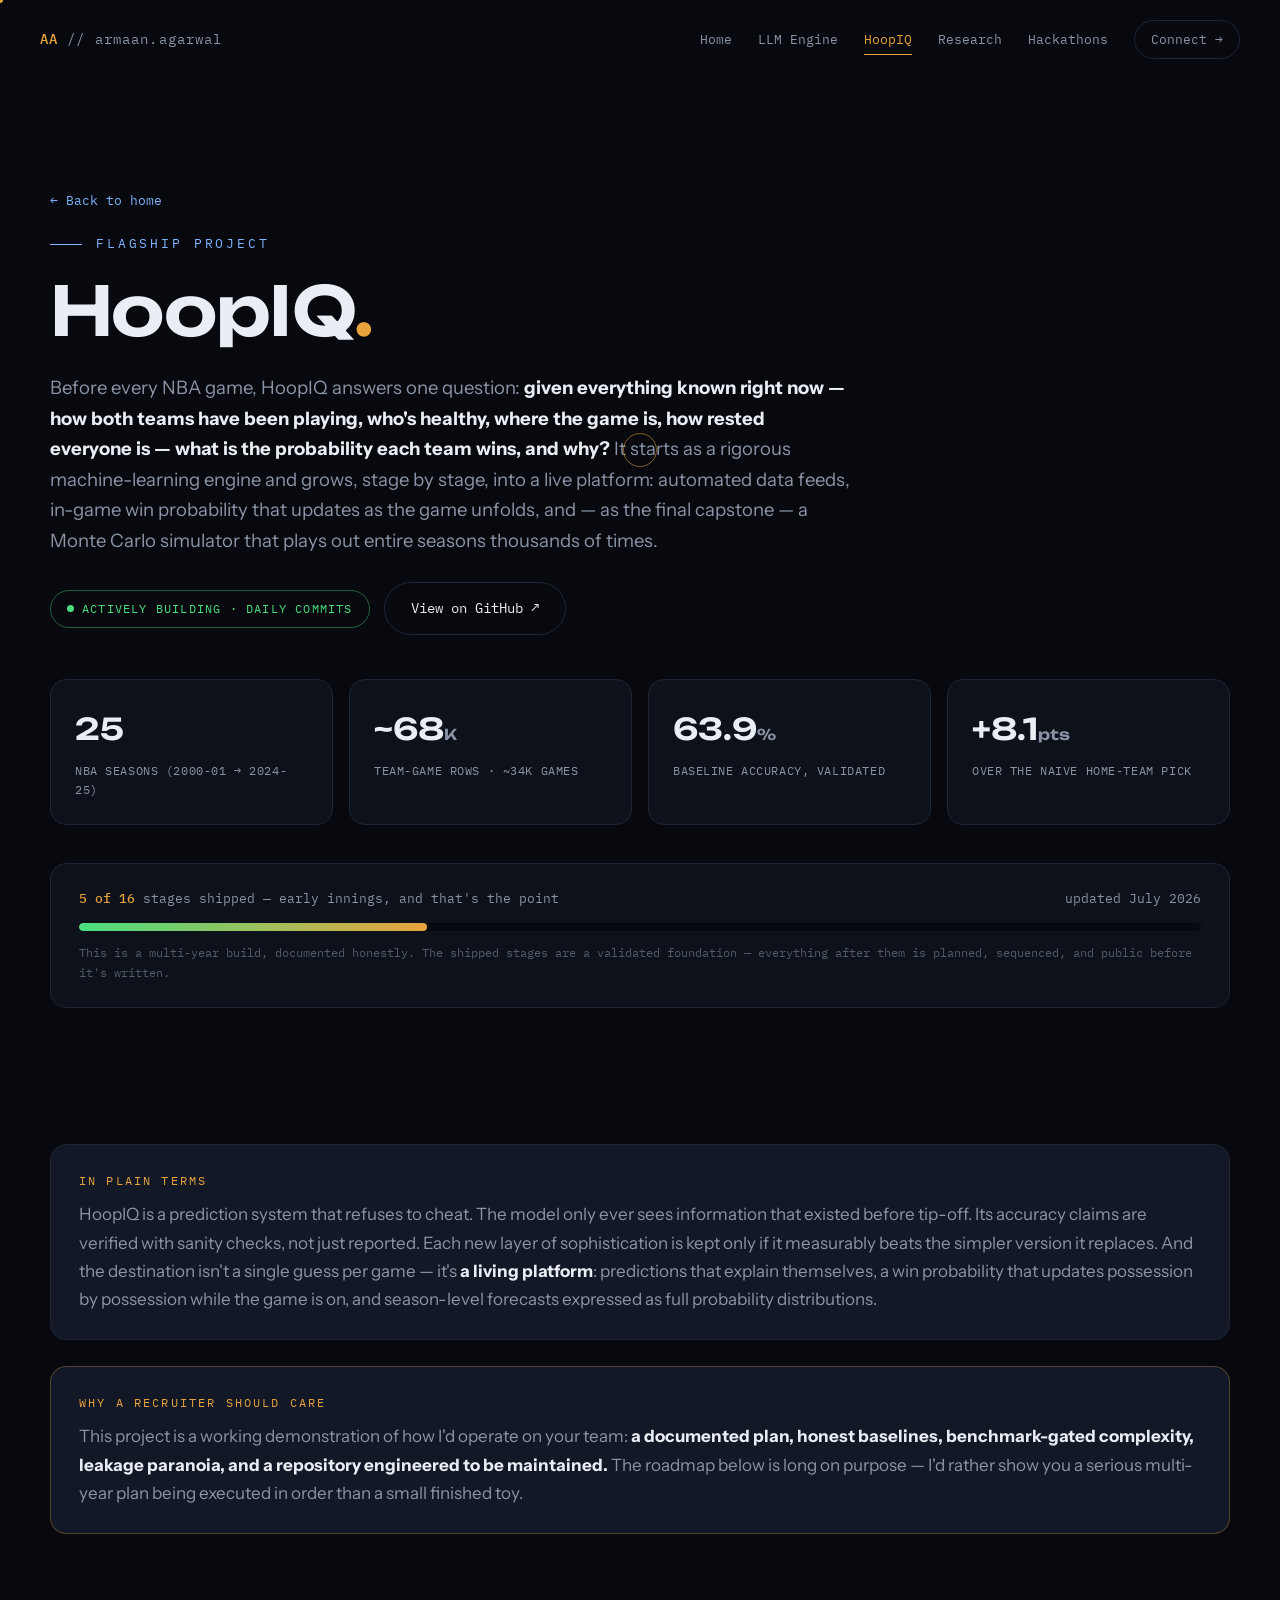
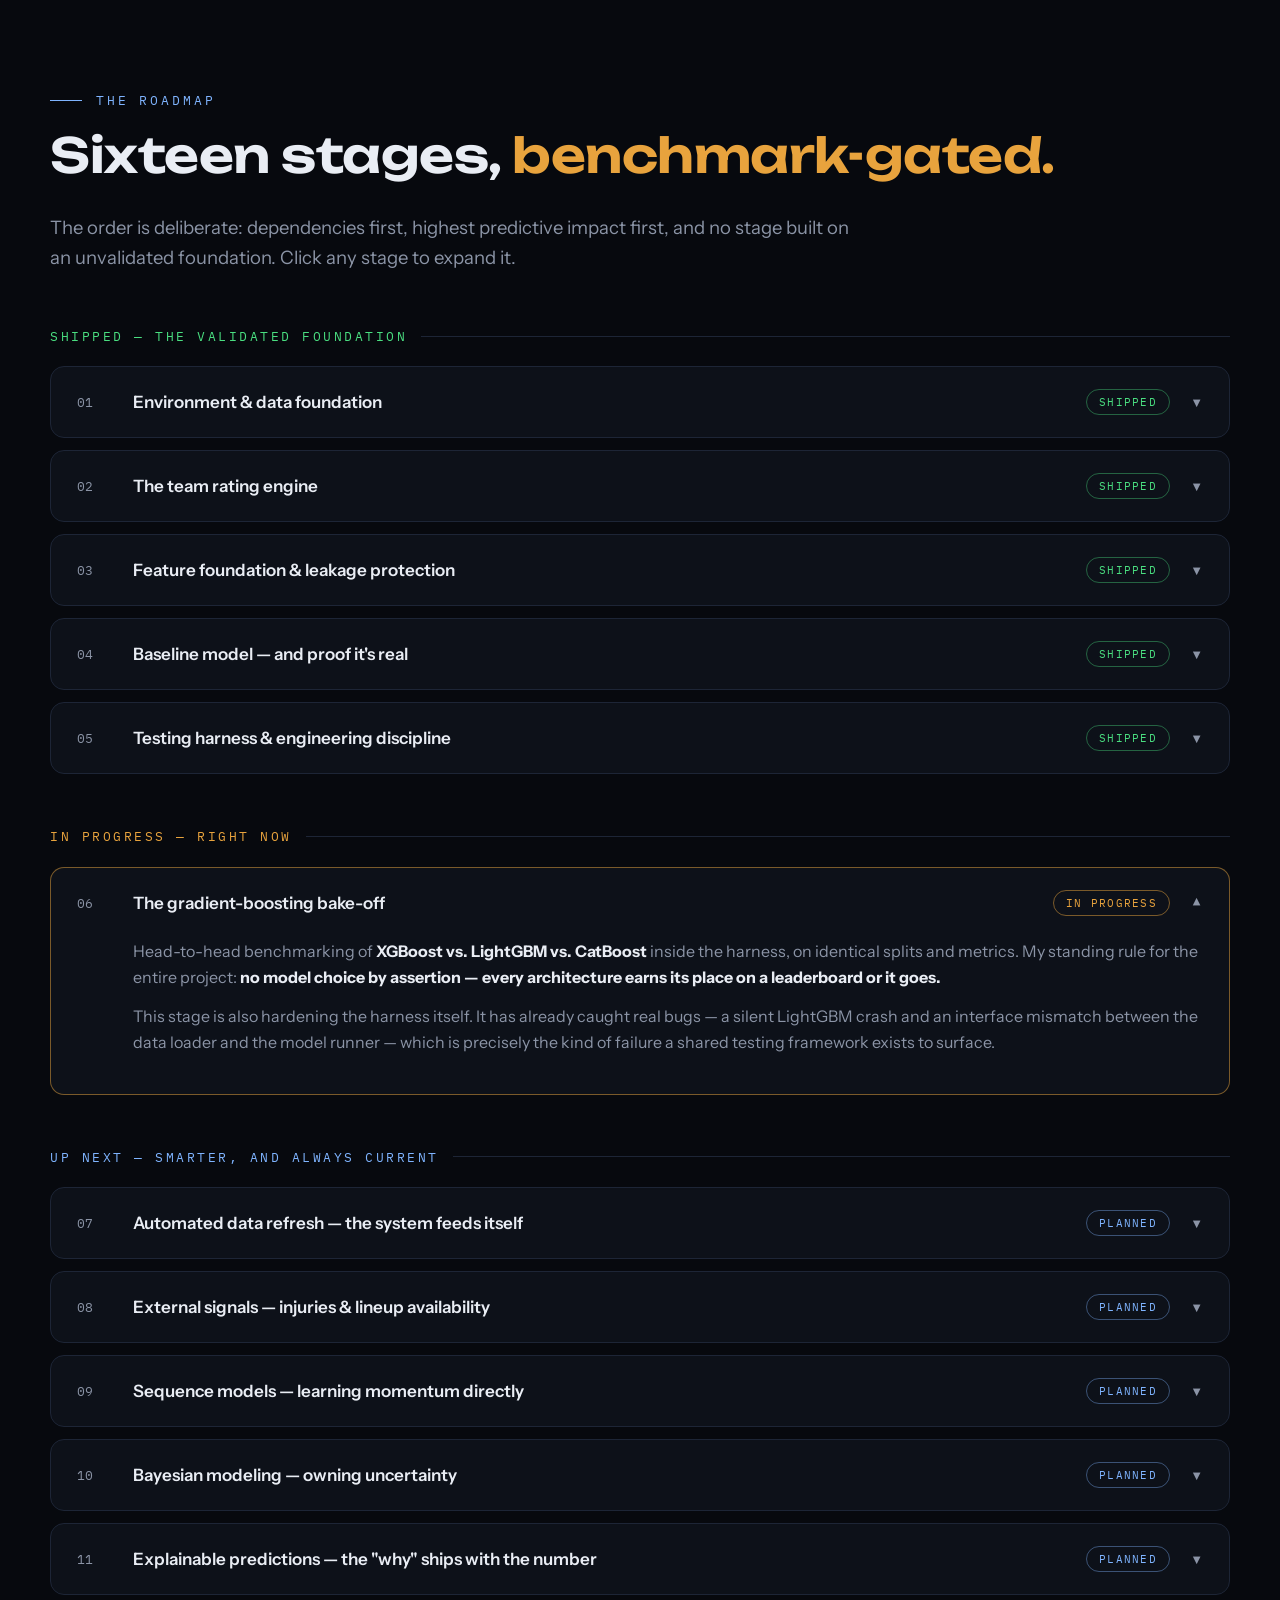
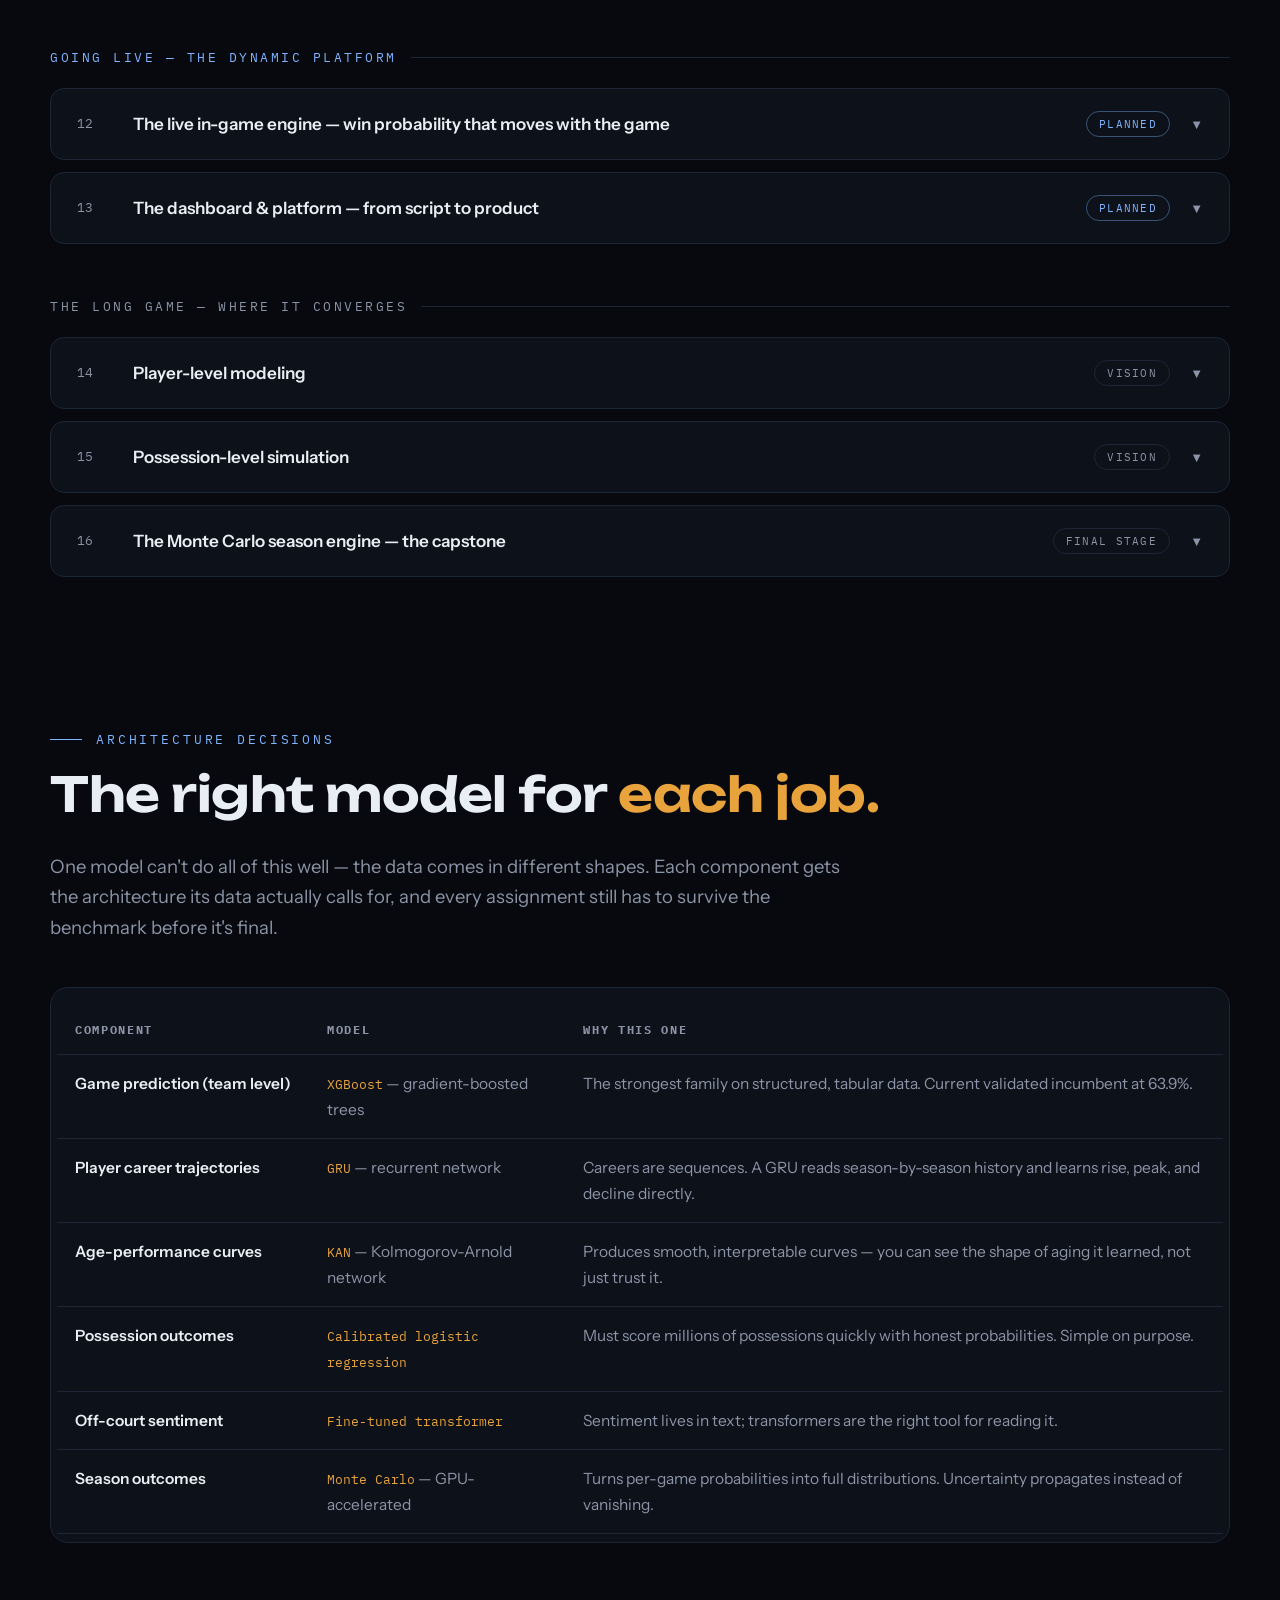
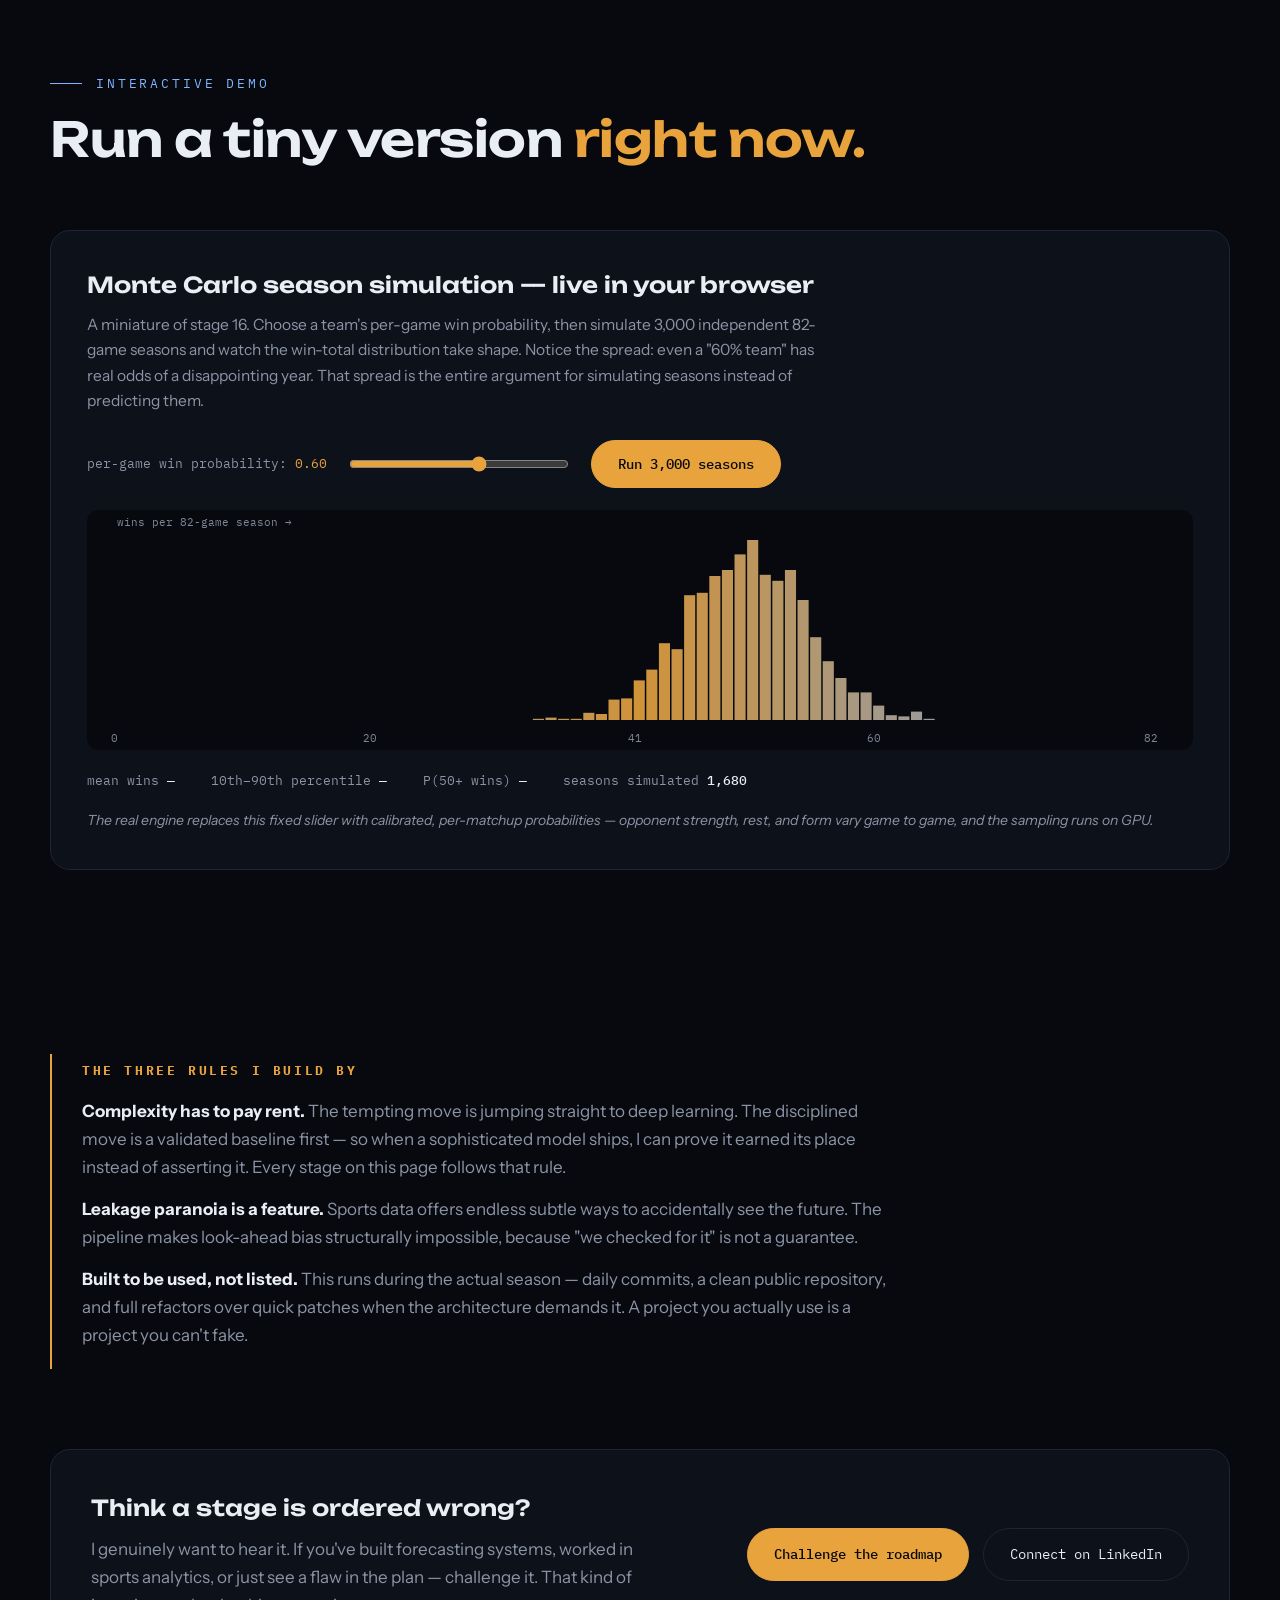
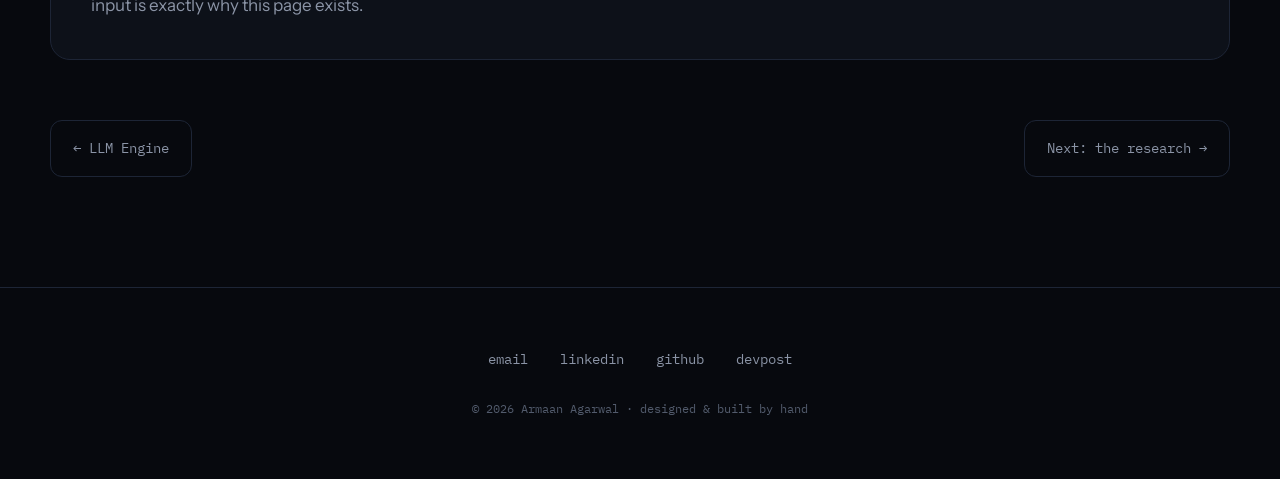
<file: hoopiq.html>
<!DOCTYPE html>
<html lang="en">
<head>
<meta charset="UTF-8">
<meta name="viewport" content="width=device-width, initial-scale=1.0">
<title>HoopIQ — Armaan Agarwal</title>
<meta name="description" content="HoopIQ: an NBA prediction platform built in sixteen validated stages — from 25 seasons of raw data to a live in-game engine and a Monte Carlo season simulator.">
<link rel="preconnect" href="https://fonts.googleapis.com">
<link rel="preconnect" href="https://fonts.gstatic.com" crossorigin>
<link href="https://fonts.googleapis.com/css2?family=Unbounded:wght@400;600;800&family=Instrument+Sans:ital,wght@0,400;0,500;0,600;1,400&family=IBM+Plex+Mono:wght@400;500&display=swap" rel="stylesheet">
<link rel="stylesheet" href="assets/style.css">
</head>
<body>

<div class="cursor-ring" aria-hidden="true"></div>
<div class="cursor-dot" aria-hidden="true"></div>
<div class="progress" aria-hidden="true"></div>

<nav class="scrolled">
  <a class="nav-logo" href="index.html" data-hover><b>AA</b> // armaan.agarwal</a>
  <div class="nav-links">
    <a href="index.html" data-hover>Home</a>
    <a href="llm-engine.html" class="core" data-hover>LLM Engine</a>
    <a href="hoopiq.html" class="core active" data-hover>HoopIQ</a>
    <a href="research.html" class="core" data-hover>Research</a>
    <a href="hackathons.html" data-hover>Hackathons</a>
    <a href="index.html#connect" class="nav-cta core" data-hover>Connect →</a>
  </div>
</nav>

<!-- ================= PAGE HERO ================= -->
<header class="page-hero">
  <div class="wrap">
    <span class="crumb reveal in"><a href="index.html">← Back to home</a></span>
    <div class="sec-label reveal in">Flagship project</div>
    <h1 class="page-title reveal in">HoopIQ<span class="hl">.</span></h1>
    <p class="lede reveal in">Before every NBA game, HoopIQ answers one question: <strong>given everything known right now — how both teams have been playing, who's healthy, where the game is, how rested everyone is — what is the probability each team wins, and why?</strong> It starts as a rigorous machine-learning engine and grows, stage by stage, into a live platform: automated data feeds, in-game win probability that updates as the game unfolds, and — as the final capstone — a Monte Carlo simulator that plays out entire seasons thousands of times.</p>
    <div style="display:flex;gap:14px;flex-wrap:wrap;align-items:center" class="reveal in">
      <span class="pill">ACTIVELY BUILDING · DAILY COMMITS</span>
      <a class="btn" href="https://github.com/ArmaanAgarwal" target="_blank" rel="noopener" data-hover>View on GitHub ↗</a>
    </div>
    <div class="stat-grid reveal in">
      <div class="stat-box"><div class="num">25</div><div class="lbl">NBA SEASONS (2000-01 → 2024-25)</div></div>
      <div class="stat-box"><div class="num">~68<span class="u">K</span></div><div class="lbl">TEAM-GAME ROWS · ~34K GAMES</div></div>
      <div class="stat-box"><div class="num">63.9<span class="u">%</span></div><div class="lbl">BASELINE ACCURACY, VALIDATED</div></div>
      <div class="stat-box"><div class="num">+8.1<span class="u">pts</span></div><div class="lbl">OVER THE NAIVE HOME-TEAM PICK</div></div>
    </div>
    <div class="build-meter reveal in">
      <div class="bm-top">
        <span><b>5 of 16</b> stages shipped — early innings, and that's the point</span>
        <span>updated July 2026</span>
      </div>
      <div class="bm-bar"><div class="bm-fill" data-width="31%"></div></div>
      <div class="bm-note">This is a multi-year build, documented honestly. The shipped stages are a validated foundation — everything after them is planned, sequenced, and public before it's written.</div>
    </div>
  </div>
</header>

<!-- ================= WHAT IT IS ================= -->
<section style="padding-top:40px">
  <div class="wrap">
    <div class="plain-card reveal">
      <div class="pc-label">In plain terms</div>
      <p>HoopIQ is a prediction system that refuses to cheat. The model only ever sees information that existed before tip-off. Its accuracy claims are verified with sanity checks, not just reported. Each new layer of sophistication is kept only if it measurably beats the simpler version it replaces. And the destination isn't a single guess per game — it's <strong style="color:var(--text)">a living platform</strong>: predictions that explain themselves, a win probability that updates possession by possession while the game is on, and season-level forecasts expressed as full probability distributions.</p>
    </div>
    <div class="plain-card reveal" style="border-color:rgba(232,163,61,.3)">
      <div class="pc-label">Why a recruiter should care</div>
      <p>This project is a working demonstration of how I'd operate on your team: <strong style="color:var(--text)">a documented plan, honest baselines, benchmark-gated complexity, leakage paranoia, and a repository engineered to be maintained.</strong> The roadmap below is long on purpose — I'd rather show you a serious multi-year plan being executed in order than a small finished toy.</p>
    </div>
  </div>
</section>

<!-- ================= THE SIXTEEN STAGES ================= -->
<section id="stages" style="padding-top:20px">
  <div class="wrap">
    <div class="sec-label reveal">The roadmap</div>
    <h2 class="reveal">Sixteen stages, <span class="hl">benchmark-gated.</span></h2>
    <p class="lede reveal">The order is deliberate: dependencies first, highest predictive impact first, and no stage built on an unvalidated foundation. Click any stage to expand it.</p>

    <div class="stage-phase p-done reveal">Shipped — the validated foundation</div>

    <div class="stage reveal">
      <button class="stage-btn" data-hover aria-expanded="false">
        <span class="stage-num">01</span><span class="stage-name">Environment &amp; data foundation</span>
        <span class="stage-status done">SHIPPED</span><span class="stage-arrow">▼</span>
      </button>
      <div class="stage-body"><div class="stage-body-in">
        <p>A Python 3.11 environment with PyTorch and CUDA, configured for GPU training on my own hardware (RTX 5070 Ti, 17GB VRAM). The data pipeline pulls <strong>25 NBA seasons (2000-01 through 2024-25) via the NBA stats API — roughly 68,000 team-game rows across ~34,000 unique games</strong> — then cleans them: win/loss converted to numeric targets, home/away flags computed, dates parsed and sorted chronologically. This dataset is the ground truth everything else stands on.</p>
      </div></div>
    </div>

    <div class="stage reveal">
      <button class="stage-btn" data-hover aria-expanded="false">
        <span class="stage-num">02</span><span class="stage-name">The team rating engine</span>
        <span class="stage-status done">SHIPPED</span><span class="stage-arrow">▼</span>
      </button>
      <div class="stage-body"><div class="stage-body-in">
        <p>Win-loss records are a poor predictor, so HoopIQ replaces them with <strong>opponent-adjusted, pace-adjusted net ratings</strong> — points scored minus allowed per 100 possessions — computed over rolling windows (last 3, 5, 10, and 20 games, plus season-to-date). The opponent adjustment matters most: a hot streak built against weak teams gets correctly discounted, and a close loss to a great team isn't punished as if it were a blowout. This single idea carries more predictive weight than anything else in basketball analytics, which is exactly why it was built first.</p>
      </div></div>
    </div>

    <div class="stage reveal">
      <button class="stage-btn" data-hover aria-expanded="false">
        <span class="stage-num">03</span><span class="stage-name">Feature foundation &amp; leakage protection</span>
        <span class="stage-status done">SHIPPED</span><span class="stage-arrow">▼</span>
      </button>
      <div class="stage-body"><div class="stage-body-in">
        <p>On top of the ratings: <strong>rest days, back-to-back fatigue flags, win/loss streaks, separated offensive and defensive ratings, and head-to-head matchup context</strong>, merged into one master dataset. Opponent context comes from a <code>GAME_ID</code> self-merge, so each row knows exactly who was on the other side of the ball.</p>
        <p>The non-negotiable rule: <strong>the model may only see information that existed before tip-off.</strong> Every rolling feature is lagged with strict <code>.shift(1)</code> discipline, so look-ahead bias is structurally impossible rather than merely "checked for." Accidentally peeking at the future is the most common way people fool themselves in sports prediction — the pipeline is designed so it can't happen silently.</p>
      </div></div>
    </div>

    <div class="stage reveal">
      <button class="stage-btn" data-hover aria-expanded="false">
        <span class="stage-num">04</span><span class="stage-name">Baseline model — and proof it's real</span>
        <span class="stage-status done">SHIPPED</span><span class="stage-arrow">▼</span>
      </button>
      <div class="stage-body"><div class="stage-body-in">
        <p>A calibrated <strong>XGBoost classifier: 63.9% accuracy, +8.1 percentage points over always picking the home team.</strong> The number matters less than the evidence behind it. Three checks confirm the model learns genuine signal:</p>
        <p><strong>Shuffle test</strong> — retrain on randomly shuffled labels; accuracy collapses to chance, proving the features aren't leaking the answer. <strong>Baseline comparison</strong> — the model must beat the naive strategy by a real margin, not a rounding error. <strong>Calibration curve</strong> — when the model says 70%, it wins about 70% of the time, so its probabilities mean what they claim.</p>
        <p>This stage also validated everything before it: if the foundation had a subtle bug, the baseline is where it would have surfaced.</p>
      </div></div>
    </div>

    <div class="stage reveal">
      <button class="stage-btn" data-hover aria-expanded="false">
        <span class="stage-num">05</span><span class="stage-name">Testing harness &amp; engineering discipline</span>
        <span class="stage-status done">SHIPPED</span><span class="stage-arrow">▼</span>
      </button>
      <div class="stage-body"><div class="stage-body-in">
        <p>A dynamic model-testing harness where <strong>any new architecture plugs into identical data loading, chronological train/test splits, and evaluation metrics</strong> — so every comparison in this project is apples-to-apples. A shared <code>data_utils</code> module is the single source of truth; a full refactor removed all code duplication across training, testing, and validation scripts.</p>
        <p>The repository itself is part of the deliverable: modular <code>src/</code> layout, clean commit history with <strong>daily commits</strong>, and a proper <code>.gitignore</code> keeping data and environments out of version control. If someone clones it, it should read like something a team could maintain.</p>
      </div></div>
    </div>

    <div class="stage-phase p-now reveal">In progress — right now</div>

    <div class="stage reveal">
      <button class="stage-btn" data-hover aria-expanded="false">
        <span class="stage-num">06</span><span class="stage-name">The gradient-boosting bake-off</span>
        <span class="stage-status now">IN PROGRESS</span><span class="stage-arrow">▼</span>
      </button>
      <div class="stage-body"><div class="stage-body-in">
        <p>Head-to-head benchmarking of <strong>XGBoost vs. LightGBM vs. CatBoost</strong> inside the harness, on identical splits and metrics. My standing rule for the entire project: <strong>no model choice by assertion — every architecture earns its place on a leaderboard or it goes.</strong></p>
        <p>This stage is also hardening the harness itself. It has already caught real bugs — a silent LightGBM crash and an interface mismatch between the data loader and the model runner — which is precisely the kind of failure a shared testing framework exists to surface.</p>
      </div></div>
    </div>

    <div class="stage-phase p-next reveal">Up next — smarter, and always current</div>

    <div class="stage reveal">
      <button class="stage-btn" data-hover aria-expanded="false">
        <span class="stage-num">07</span><span class="stage-name">Automated data refresh — the system feeds itself</span>
        <span class="stage-status next">PLANNED</span><span class="stage-arrow">▼</span>
      </button>
      <div class="stage-body"><div class="stage-body-in">
        <p>Today the dataset updates when I run the collector. This stage makes HoopIQ self-sustaining: a <strong>scheduled pipeline that pulls fresh results every night after games end</strong>, recomputes features, and keeps the model's inputs current without a human in the loop. Unglamorous, and essential — a prediction system that goes stale the moment you stop babysitting it isn't a system. This is also what makes in-season, day-of predictions possible at all.</p>
      </div></div>
    </div>

    <div class="stage reveal">
      <button class="stage-btn" data-hover aria-expanded="false">
        <span class="stage-num">08</span><span class="stage-name">External signals — injuries &amp; lineup availability</span>
        <span class="stage-status next">PLANNED</span><span class="stage-arrow">▼</span>
      </button>
      <div class="stage-body"><div class="stage-body-in">
        <p>The current features all come from the game log itself. The next signals come from outside it: <strong>injury reports and lineup availability</strong> — arguably the biggest single piece of information the model can't currently see. A star sitting out moves a game's odds enormously, and no rolling average captures it.</p>
        <p>Each new source is added as a <strong>measured layer</strong>: integrate it, rerun the full benchmark, and keep it only if it improves on the validated baseline. Features that sound important but don't move the number get documented and cut.</p>
      </div></div>
    </div>

    <div class="stage reveal">
      <button class="stage-btn" data-hover aria-expanded="false">
        <span class="stage-num">09</span><span class="stage-name">Sequence models — learning momentum directly</span>
        <span class="stage-status next">PLANNED</span><span class="stage-arrow">▼</span>
      </button>
      <div class="stage-body"><div class="stage-body-in">
        <p>The baseline needs temporal context <em>hand-fed</em> to it through rolling averages. The open question: can a recurrent network (<strong>RNN/GRU</strong>) learn form, momentum, and fatigue <strong>directly from game-by-game sequences</strong> — and beat 63.9%?</p>
        <p>I'm going in clear-eyed. Well-engineered gradient-boosted trees frequently beat neural networks on tabular sports data, so the sequence model <strong>must outperform the incumbent on the same harness before it replaces anything</strong>. If it loses, that's a finding, not a failure — and it gets written up either way.</p>
      </div></div>
    </div>

    <div class="stage reveal">
      <button class="stage-btn" data-hover aria-expanded="false">
        <span class="stage-num">10</span><span class="stage-name">Bayesian modeling — owning uncertainty</span>
        <span class="stage-status next">PLANNED</span><span class="stage-arrow">▼</span>
      </button>
      <div class="stage-body"><div class="stage-body-in">
        <p>A point prediction says "the home team wins." A useful system says "the home team wins <strong>with 61% probability — and here is how confident I am in that 61%</strong>." This stage layers Bayesian methods over the best-performing predictor so the system quantifies its own uncertainty: the difference between a classifier and a forecasting tool you would trust with a real decision. It's also a prerequisite for honest season simulation at the end — uncertainty has to propagate, not disappear.</p>
      </div></div>
    </div>

    <div class="stage reveal">
      <button class="stage-btn" data-hover aria-expanded="false">
        <span class="stage-num">11</span><span class="stage-name">Explainable predictions — the "why" ships with the number</span>
        <span class="stage-status next">PLANNED</span><span class="stage-arrow">▼</span>
      </button>
      <div class="stage-body"><div class="stage-body-in">
        <p>A probability alone doesn't earn trust. Every HoopIQ forecast will ship with <strong>factor attribution — a plain-English breakdown of what drove the number</strong>: "OKC 63% — recent defensive rating (+), home court (+), second night of a back-to-back (−), key starter questionable (−)." Under the hood that's feature-attribution analysis over the model; on the surface it's the difference between a black box and a tool an analyst would actually argue with. This is the layer that turns predictions into analysis.</p>
      </div></div>
    </div>

    <div class="stage-phase reveal" style="color:var(--ice)">Going live — the dynamic platform</div>

    <div class="stage reveal">
      <button class="stage-btn" data-hover aria-expanded="false">
        <span class="stage-num">12</span><span class="stage-name">The live in-game engine — win probability that moves with the game</span>
        <span class="stage-status next">PLANNED</span><span class="stage-arrow">▼</span>
      </button>
      <div class="stage-body"><div class="stage-body-in">
        <p>This is where HoopIQ stops being a pregame tool and becomes dynamic. The NBA's <strong>live play-by-play feed updates every few seconds during a game</strong> — score, possession, what just happened. HoopIQ will consume that stream and <strong>re-score the win probability after every significant event</strong>: a made three, a foul trouble situation, a star heading to the locker room.</p>
        <p>Architecturally: live game state flows in, the model re-evaluates, and updates push to the interface in real time. It's the same shape as any live decision system — continuous data in, continuously refreshed probabilities out — which is exactly why I want to build it. Watching your own model's confidence swing possession by possession is also the fastest way to learn where it's naive.</p>
      </div></div>
    </div>

    <div class="stage reveal">
      <button class="stage-btn" data-hover aria-expanded="false">
        <span class="stage-num">13</span><span class="stage-name">The dashboard &amp; platform — from script to product</span>
        <span class="stage-status next">PLANNED</span><span class="stage-arrow">▼</span>
      </button>
      <div class="stage-body"><div class="stage-body-in">
        <p>HoopIQ is versioned like a product, not a script — each version independently useful and deployable. The arc: <strong>a web dashboard</strong> showing tonight's slate with probabilities and their explanations → <strong>a public API</strong> so the predictions are programmable → <strong>a pick tracker</strong> that records every forecast the moment it's made, so the model's track record is public and unfudgeable → and eventually user accounts and a mobile experience.</p>
        <p>The pick tracker is the part I care about most: <strong>a forecasting system that doesn't keep receipts on itself is just opinions with extra steps.</strong></p>
      </div></div>
    </div>

    <div class="stage-phase reveal" style="color:var(--muted)">The long game — where it converges</div>

    <div class="stage reveal">
      <button class="stage-btn" data-hover aria-expanded="false">
        <span class="stage-num">14</span><span class="stage-name">Player-level modeling</span>
        <span class="stage-status vision">VISION</span><span class="stage-arrow">▼</span>
      </button>
      <div class="stage-body"><div class="stage-body-in">
        <p>Teams are made of players, and the ceiling of team-level modeling is the point where that abstraction breaks. This stage models <strong>every player individually</strong>: current form, <strong>career trajectories learned by GRUs</strong> over season sequences, <strong>age-performance curves fit with Kolmogorov-Arnold networks</strong> (smooth, interpretable rise-and-decline curves), game-to-game variance, and injury risk. A separate <strong>fine-tuned transformer</strong> reads off-court sentiment signals from text. Each sub-model was chosen for its data's shape — see the architecture table below.</p>
      </div></div>
    </div>

    <div class="stage reveal">
      <button class="stage-btn" data-hover aria-expanded="false">
        <span class="stage-num">15</span><span class="stage-name">Possession-level simulation</span>
        <span class="stage-status vision">VISION</span><span class="stage-arrow">▼</span>
      </button>
      <div class="stage-body"><div class="stage-body-in">
        <p>The most granular layer: instead of predicting a game's outcome wholesale, <strong>simulate it possession by possession</strong>, treating each possession as a probabilistic scoring event driven by the players on the floor. The engine is <strong>calibrated logistic regression</strong> — deliberately simple, because it must evaluate millions of possessions fast while keeping probabilities honest. Game outcomes then <em>emerge</em> from the simulation rather than being guessed at the top level — a fundamentally more truthful way to model a sport, and the natural engine behind the live in-game probabilities of stage 12.</p>
      </div></div>
    </div>

    <div class="stage reveal">
      <button class="stage-btn" data-hover aria-expanded="false">
        <span class="stage-num">16</span><span class="stage-name">The Monte Carlo season engine — the capstone</span>
        <span class="stage-status vision">FINAL STAGE</span><span class="stage-arrow">▼</span>
      </button>
      <div class="stage-body"><div class="stage-body-in">
        <p>Everything above feeds this. A <strong>GPU-accelerated Monte Carlo simulator</strong> plays out entire NBA seasons thousands of times — every game, every matchup, uncertainty included — producing <strong>win-total distributions, playoff odds, and seed probabilities</strong> instead of single-number guesses. (The widget below is a deliberately tiny preview of the idea.)</p>
        <p>And it unlocks the two applications this project was pointed at from day one. First, <strong>market comparison</strong>: measuring the model's probabilities against live prediction-market prices to test for systematic mispricings — a genuine quantitative-research exercise in forecast skill. Second, the <strong>research crossover</strong>: roster construction is literally a package query — select a set of players under salary constraints to maximize projected value — so my DREAM Lab optimization work and HoopIQ ultimately converge into one system.</p>
      </div></div>
    </div>
  </div>
</section>

<!-- ================= MODEL ASSIGNMENTS ================= -->
<section style="padding-top:30px">
  <div class="wrap">
    <div class="sec-label reveal">Architecture decisions</div>
    <h2 class="reveal">The right model for <span class="hl">each job.</span></h2>
    <p class="lede reveal">One model can't do all of this well — the data comes in different shapes. Each component gets the architecture its data actually calls for, and every assignment still has to survive the benchmark before it's final.</p>
    <div class="table-scroll reveal">
      <table class="mtable">
        <thead><tr><th>Component</th><th>Model</th><th>Why this one</th></tr></thead>
        <tbody>
          <tr><td>Game prediction (team level)</td><td><code>XGBoost</code> — gradient-boosted trees</td><td>The strongest family on structured, tabular data. Current validated incumbent at 63.9%.</td></tr>
          <tr><td>Player career trajectories</td><td><code>GRU</code> — recurrent network</td><td>Careers are sequences. A GRU reads season-by-season history and learns rise, peak, and decline directly.</td></tr>
          <tr><td>Age-performance curves</td><td><code>KAN</code> — Kolmogorov-Arnold network</td><td>Produces smooth, interpretable curves — you can see the shape of aging it learned, not just trust it.</td></tr>
          <tr><td>Possession outcomes</td><td><code>Calibrated logistic regression</code></td><td>Must score millions of possessions quickly with honest probabilities. Simple on purpose.</td></tr>
          <tr><td>Off-court sentiment</td><td><code>Fine-tuned transformer</code></td><td>Sentiment lives in text; transformers are the right tool for reading it.</td></tr>
          <tr><td>Season outcomes</td><td><code>Monte Carlo</code> — GPU-accelerated</td><td>Turns per-game probabilities into full distributions. Uncertainty propagates instead of vanishing.</td></tr>
        </tbody>
      </table>
    </div>
  </div>
</section>

<!-- ================= MONTE CARLO WIDGET ================= -->
<section style="padding-top:20px">
  <div class="wrap">
    <div class="sec-label reveal">Interactive demo</div>
    <h2 class="reveal">Run a tiny version <span class="hl">right now.</span></h2>
    <div class="mc reveal">
      <h3>Monte Carlo season simulation — live in your browser</h3>
      <p class="mc-sub">A miniature of stage 16. Choose a team's per-game win probability, then simulate 3,000 independent 82-game seasons and watch the win-total distribution take shape. Notice the spread: even a "60% team" has real odds of a disappointing year. That spread is the entire argument for simulating seasons instead of predicting them.</p>
      <div class="mc-controls">
        <label for="mcSlider">per-game win probability: <span id="mcProb">0.60</span></label>
        <input type="range" id="mcSlider" min="30" max="80" value="60" data-hover>
        <button class="btn solid" id="mcRun" data-hover>Run 3,000 seasons</button>
      </div>
      <canvas id="mcCanvas" height="240"></canvas>
      <div class="mc-read">
        <span>mean wins <b id="mcMean">—</b></span>
        <span>10th–90th percentile <b id="mcRange">—</b></span>
        <span>P(50+ wins) <b id="mcFifty">—</b></span>
        <span>seasons simulated <b id="mcCount">0</b></span>
      </div>
      <p class="mc-note">The real engine replaces this fixed slider with calibrated, per-matchup probabilities — opponent strength, rest, and form vary game to game, and the sampling runs on GPU.</p>
    </div>
  </div>
</section>

<!-- ================= PRINCIPLES ================= -->
<section style="padding-top:10px">
  <div class="wrap">
    <div class="thinking reveal">
      <h3>The three rules I build by</h3>
      <p><strong>Complexity has to pay rent.</strong> The tempting move is jumping straight to deep learning. The disciplined move is a validated baseline first — so when a sophisticated model ships, I can prove it earned its place instead of asserting it. Every stage on this page follows that rule.</p>
      <p><strong>Leakage paranoia is a feature.</strong> Sports data offers endless subtle ways to accidentally see the future. The pipeline makes look-ahead bias structurally impossible, because "we checked for it" is not a guarantee.</p>
      <p><strong>Built to be used, not listed.</strong> This runs during the actual season — daily commits, a clean public repository, and full refactors over quick patches when the architecture demands it. A project you actually use is a project you can't fake.</p>
    </div>

    <div class="sub-connect reveal">
      <div>
        <h3>Think a stage is ordered wrong?</h3>
        <p>I genuinely want to hear it. If you've built forecasting systems, worked in sports analytics, or just see a flaw in the plan — challenge it. That kind of input is exactly why this page exists.</p>
      </div>
      <div class="sc-btns">
        <a class="btn solid" href="https://mail.google.com/mail/?view=cm&amp;fs=1&amp;to=armaanagarwa@umass.edu&amp;su=Thoughts%20on%20the%20HoopIQ%20roadmap" target="_blank" rel="noopener" data-hover>Challenge the roadmap</a>
        <a class="btn" href="https://www.linkedin.com/in/armaan-agarwal-781419245/" target="_blank" rel="noopener" data-hover>Connect on LinkedIn</a>
      </div>
    </div>

    <div class="next-page reveal">
      <a href="llm-engine.html" data-hover>← LLM Engine</a>
      <a href="research.html" data-hover>Next: the research →</a>
    </div>
  </div>
</section>

<footer>
  <div class="foot-links">
    <a href="https://mail.google.com/mail/?view=cm&amp;fs=1&amp;to=armaanagarwa@umass.edu" target="_blank" rel="noopener" data-hover>email</a>
    <a href="https://www.linkedin.com/in/armaan-agarwal-781419245/" target="_blank" rel="noopener" data-hover>linkedin</a>
    <a href="https://github.com/ArmaanAgarwal" target="_blank" rel="noopener" data-hover>github</a>
    <a href="https://devpost.com/agarwal-armaan27" target="_blank" rel="noopener" data-hover>devpost</a>
  </div>
  <div class="foot-fine">© 2026 Armaan Agarwal · designed &amp; built by hand</div>
</footer>

<script src="assets/app.js"></script>
</body>
</html>
</file>
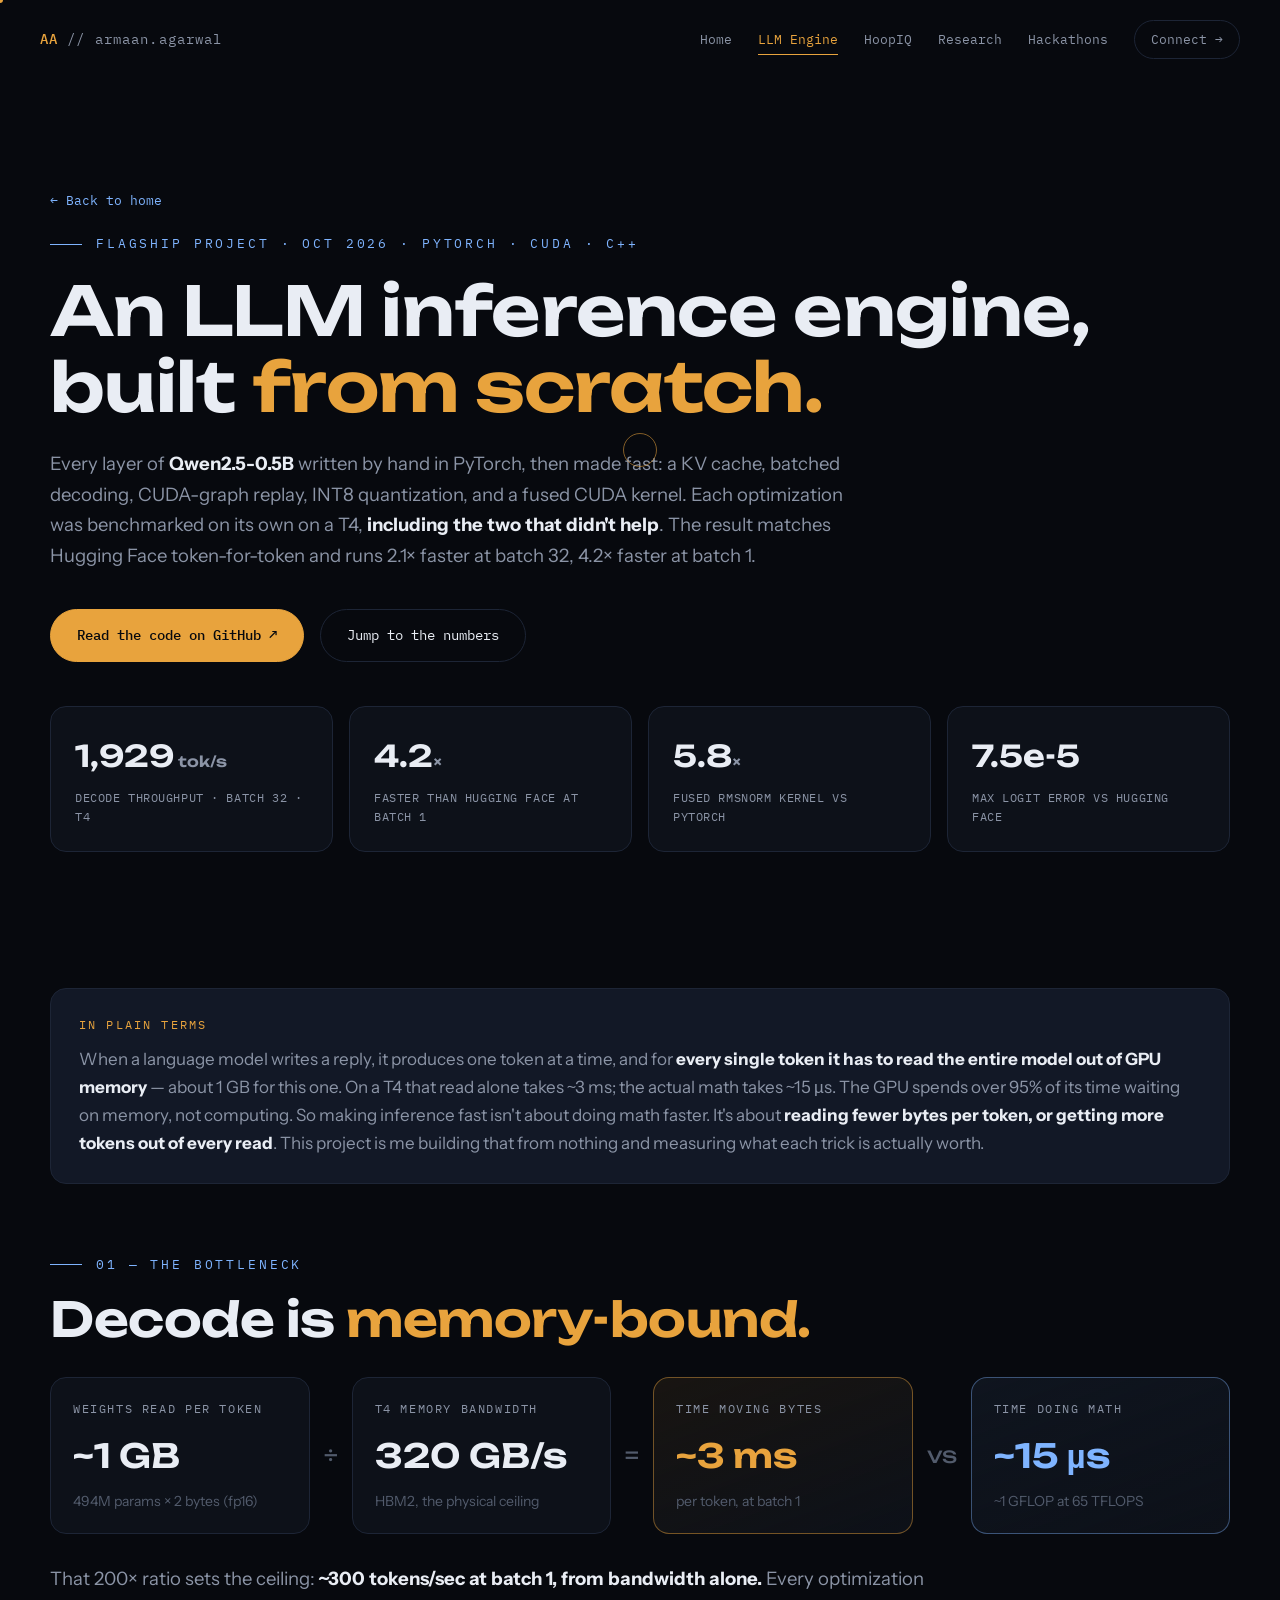
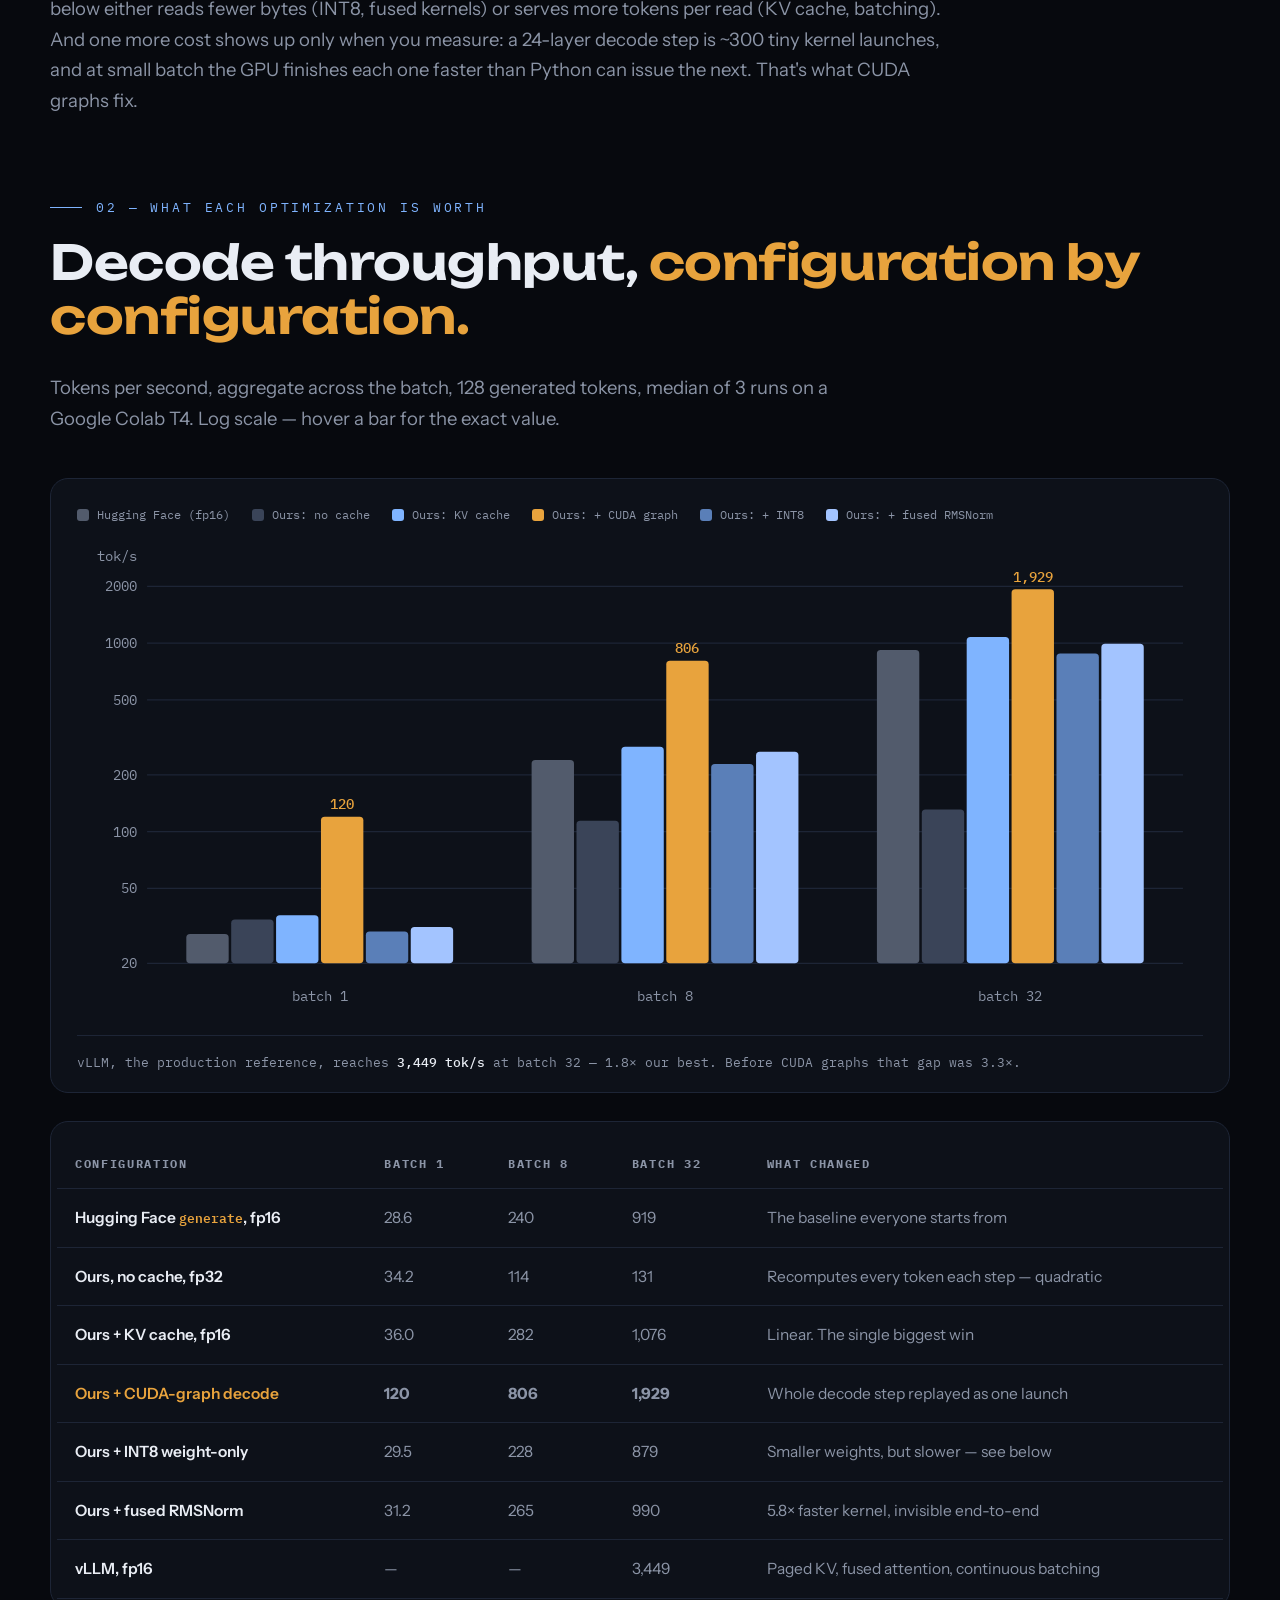
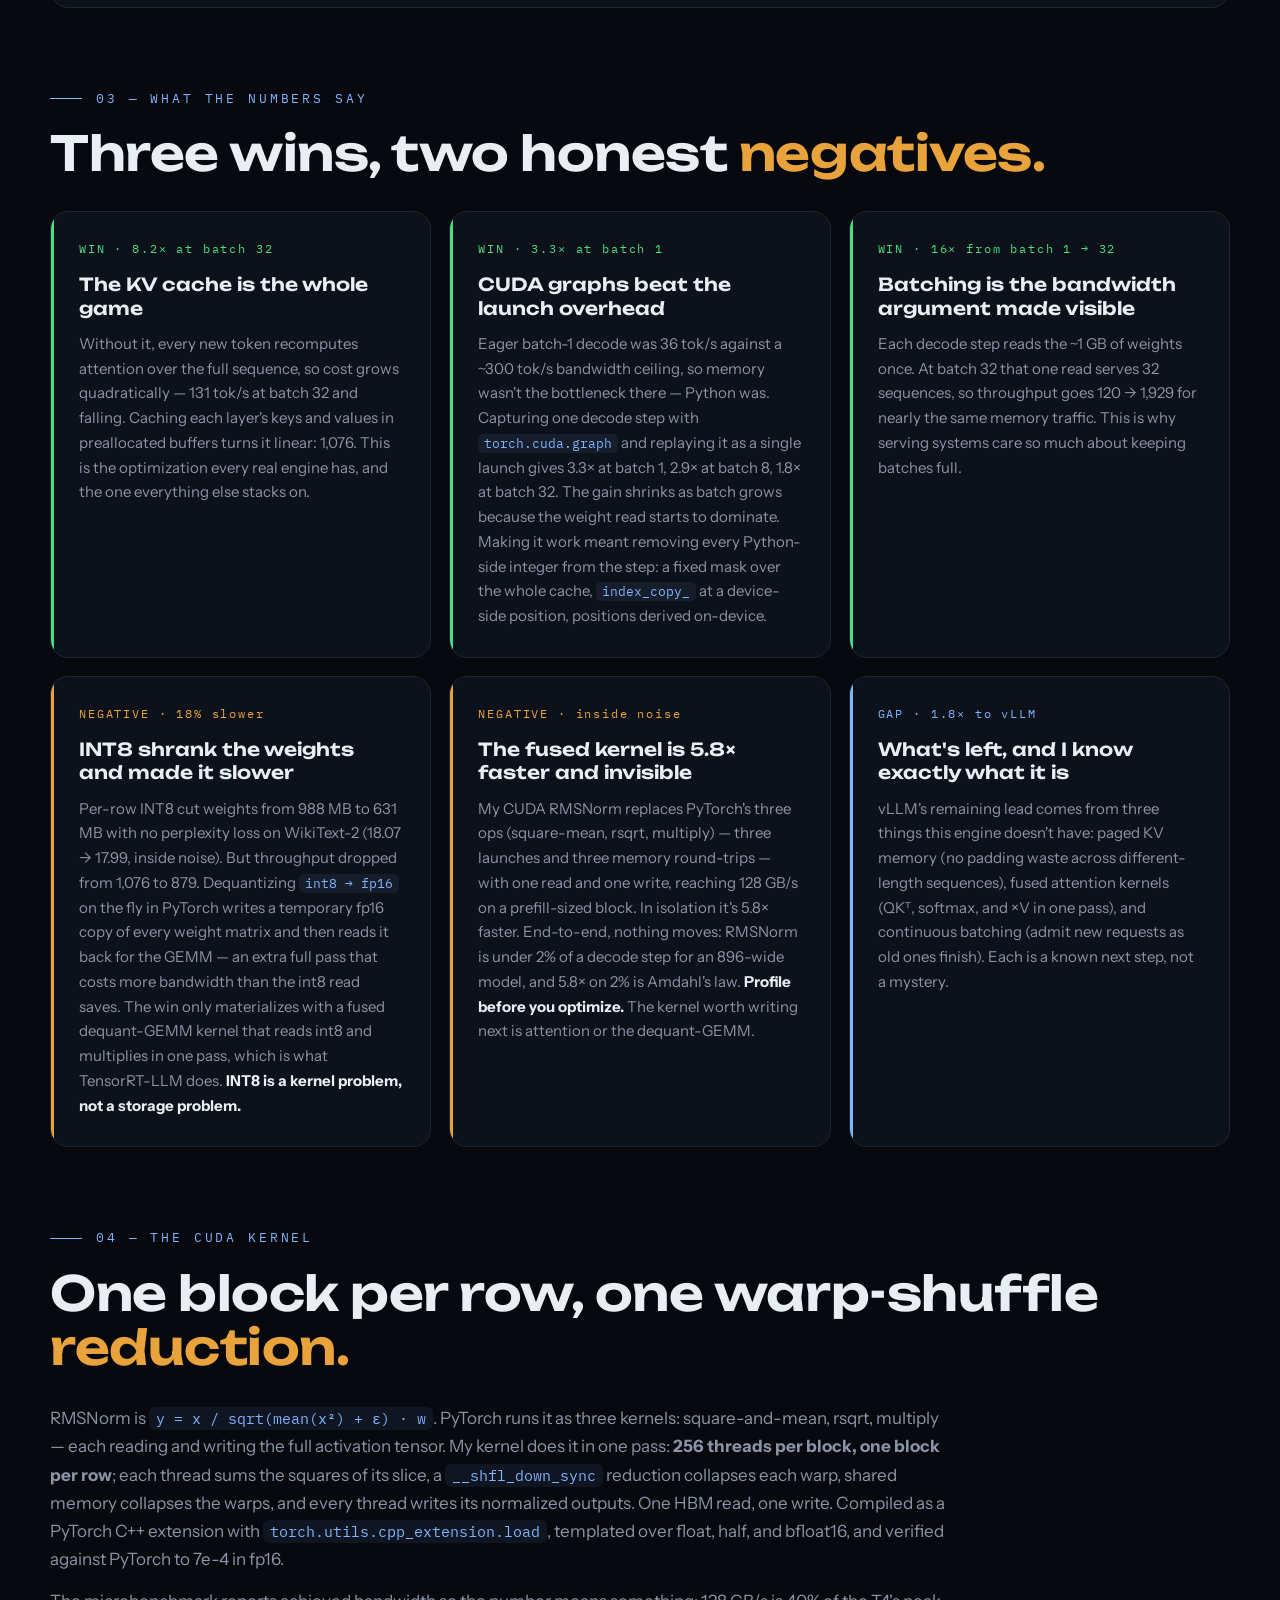
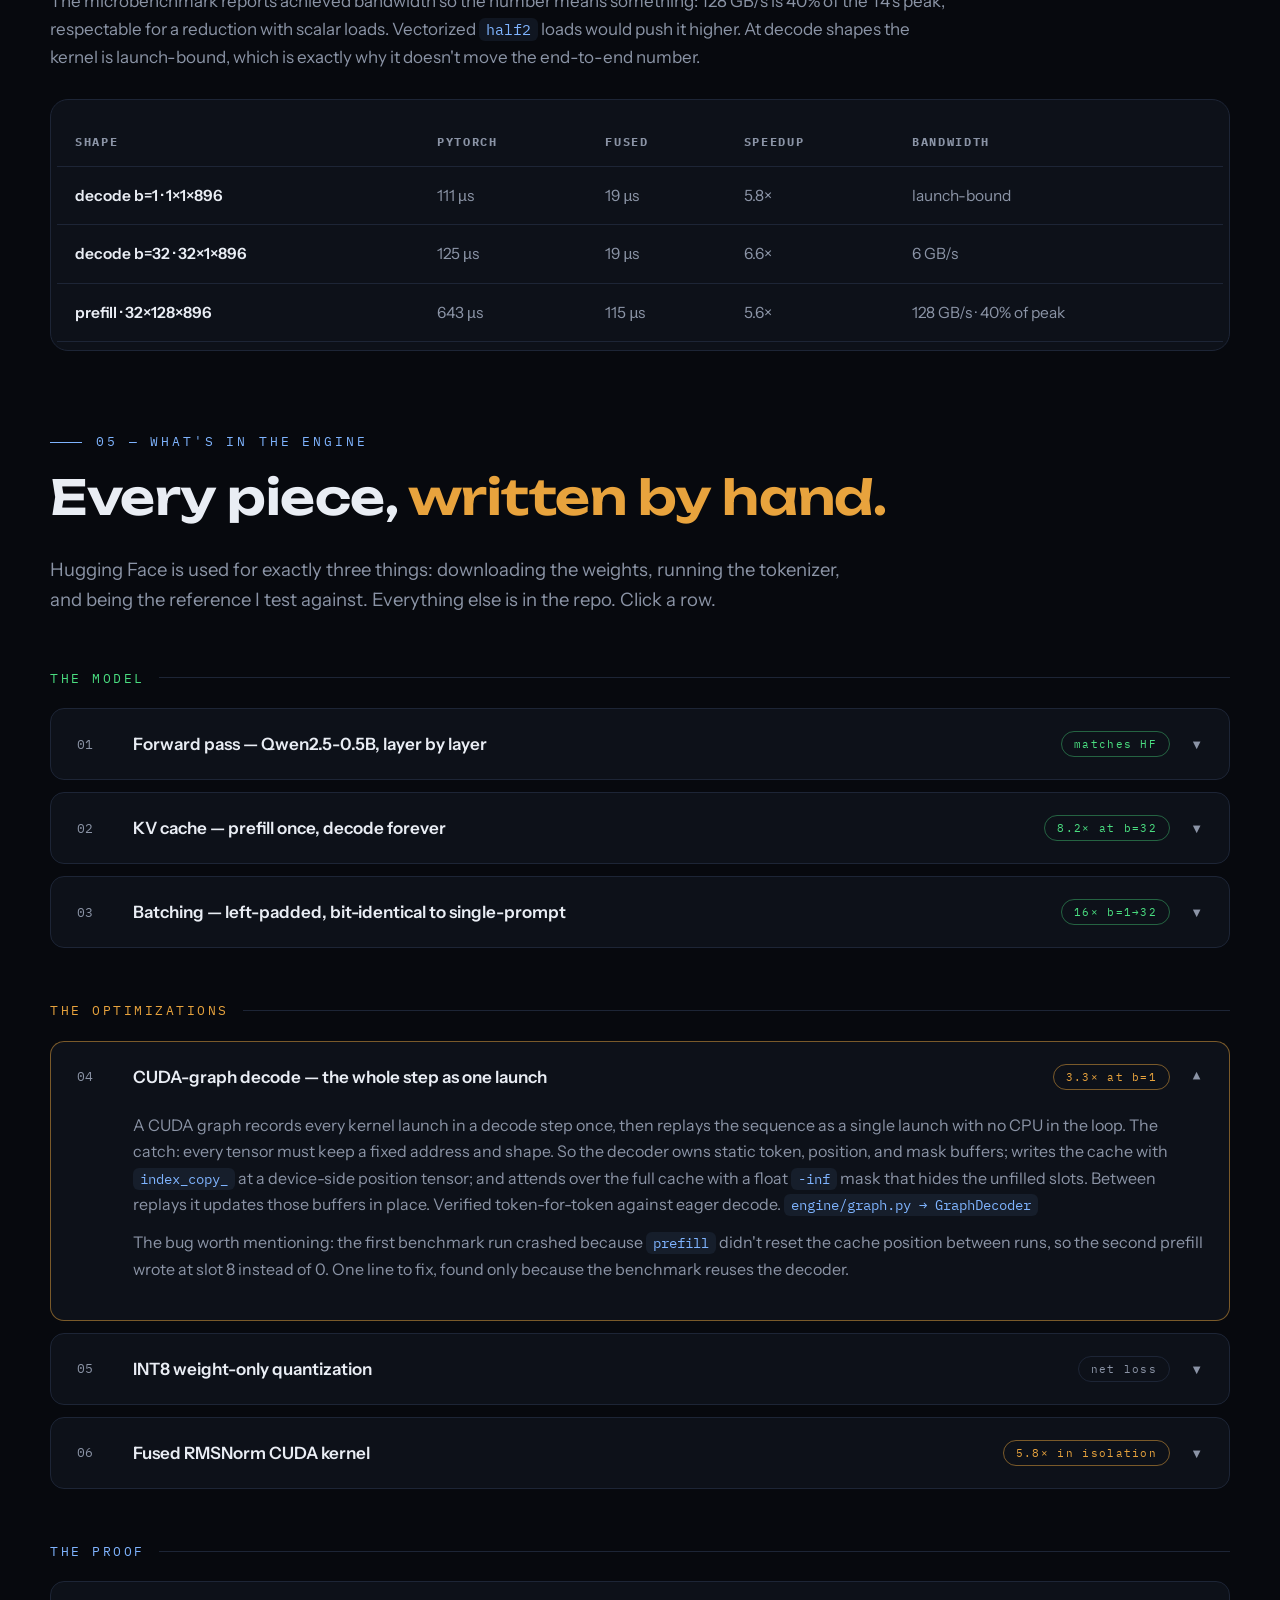
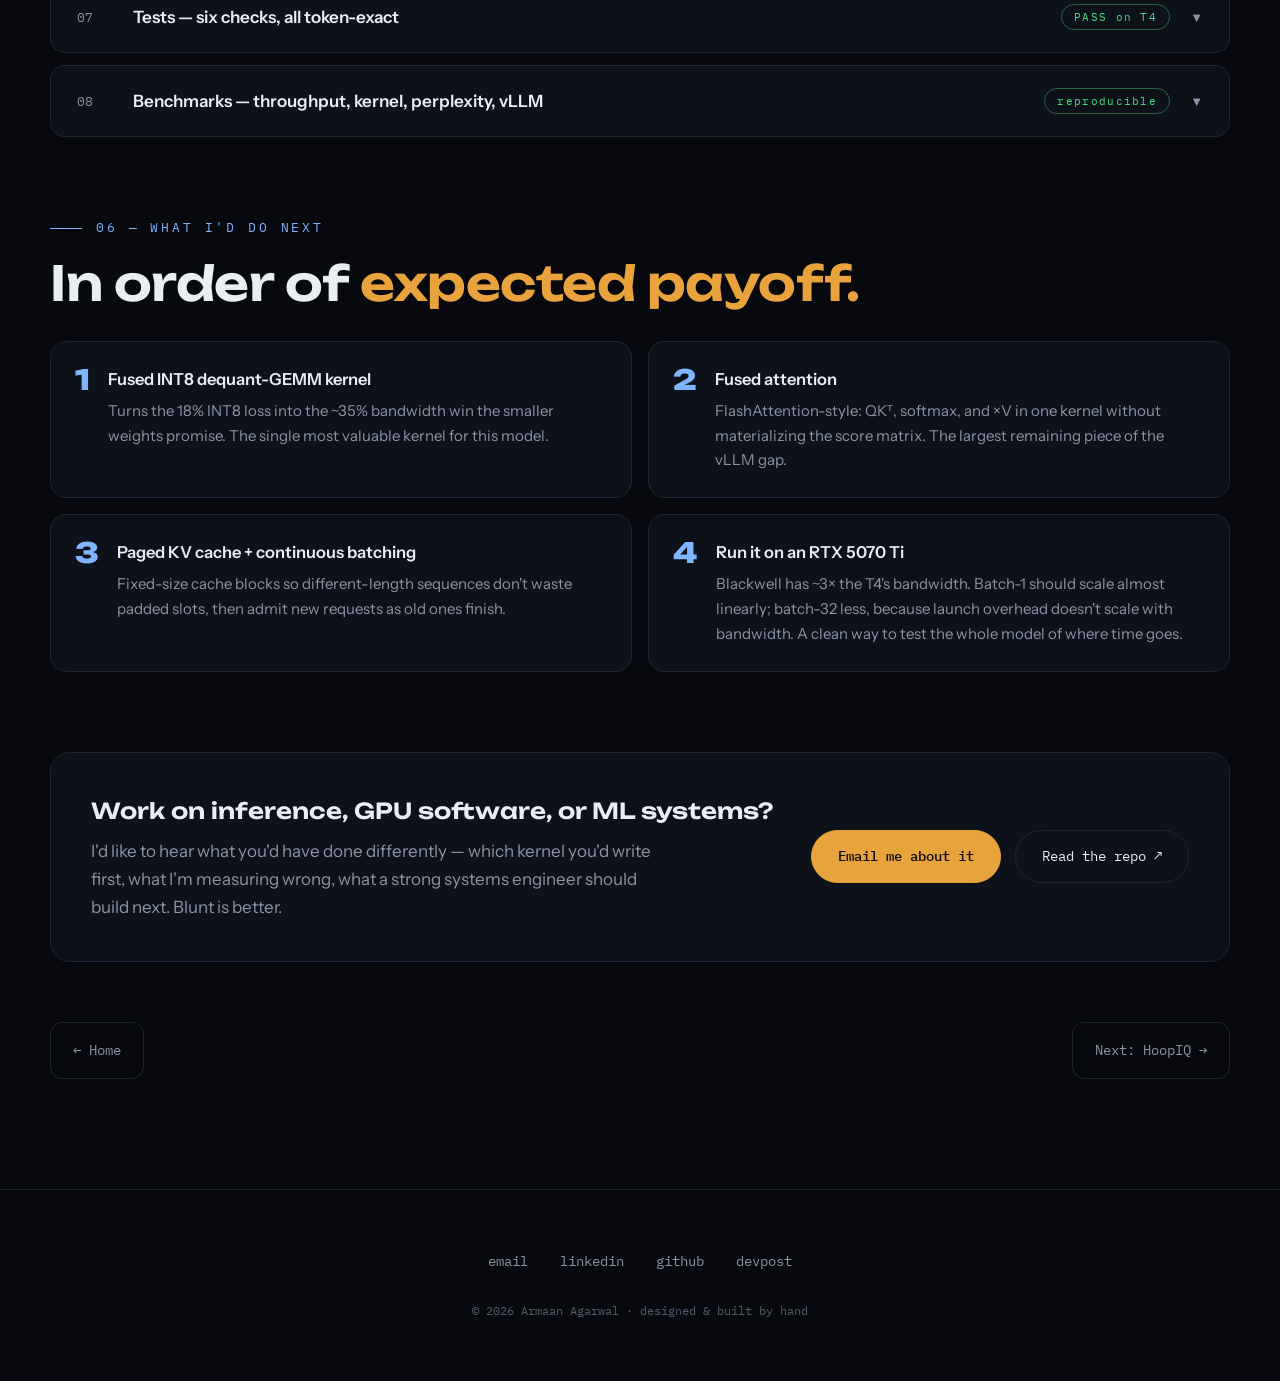
<file: llm-engine.html>
<!DOCTYPE html>
<html lang="en">
<head>
<meta charset="UTF-8">
<meta name="viewport" content="width=device-width, initial-scale=1.0">
<title>LLM Inference Engine — Armaan Agarwal</title>
<meta name="description" content="A from-scratch LLM inference engine in PyTorch and CUDA: KV cache, batching, CUDA-graph decode, INT8 quantization, and a fused RMSNorm kernel. 1,929 tok/s on a T4, 2.1× Hugging Face, every optimization measured.">
<link rel="preconnect" href="https://fonts.googleapis.com">
<link rel="preconnect" href="https://fonts.gstatic.com" crossorigin>
<link href="https://fonts.googleapis.com/css2?family=Unbounded:wght@400;600;800&family=Instrument+Sans:ital,wght@0,400;0,500;0,600;1,400&family=IBM+Plex+Mono:wght@400;500&display=swap" rel="stylesheet">
<link rel="stylesheet" href="assets/style.css">
</head>
<body>

<div class="cursor-ring" aria-hidden="true"></div>
<div class="cursor-dot" aria-hidden="true"></div>
<div class="progress" aria-hidden="true"></div>

<nav class="scrolled">
  <a class="nav-logo" href="index.html" data-hover><b>AA</b> // armaan.agarwal</a>
  <div class="nav-links">
    <a href="index.html" data-hover>Home</a>
    <a href="llm-engine.html" class="core active" data-hover>LLM Engine</a>
    <a href="hoopiq.html" class="core" data-hover>HoopIQ</a>
    <a href="research.html" class="core" data-hover>Research</a>
    <a href="hackathons.html" data-hover>Hackathons</a>
    <a href="index.html#connect" class="nav-cta core" data-hover>Connect →</a>
  </div>
</nav>

<header class="page-hero">
  <div class="wrap">
    <span class="crumb reveal in"><a href="index.html">← Back to home</a></span>
    <div class="sec-label reveal in">Flagship project · Oct 2026 · PyTorch · CUDA · C++</div>
    <h1 class="page-title reveal in">An LLM inference engine,<br>built <span class="hl">from scratch.</span></h1>
    <p class="lede reveal in">Every layer of <strong>Qwen2.5-0.5B</strong> written by hand in PyTorch, then made fast: a KV cache, batched decoding, CUDA-graph replay, INT8 quantization, and a fused CUDA kernel. Each optimization was benchmarked on its own on a T4, <strong>including the two that didn't help</strong>. The result matches Hugging Face token-for-token and runs 2.1× faster at batch 32, 4.2× faster at batch 1.</p>
    <div class="hero-cta reveal in" style="margin-bottom:8px">
      <a class="btn solid" href="https://github.com/ArmaanAgarwal/llm-engine" target="_blank" rel="noopener" data-hover data-magnet>Read the code on GitHub ↗</a>
      <a class="btn" href="#results" data-hover data-magnet>Jump to the numbers</a>
    </div>
    <div class="stat-grid reveal in">
      <div class="stat-box"><div class="num">1,929<span class="u"> tok/s</span></div><div class="lbl">DECODE THROUGHPUT · BATCH 32 · T4</div></div>
      <div class="stat-box"><div class="num">4.2<span class="u">×</span></div><div class="lbl">FASTER THAN HUGGING FACE AT BATCH 1</div></div>
      <div class="stat-box"><div class="num">5.8<span class="u">×</span></div><div class="lbl">FUSED RMSNORM KERNEL VS PYTORCH</div></div>
      <div class="stat-box"><div class="num">7.5e-5</div><div class="lbl">MAX LOGIT ERROR VS HUGGING FACE</div></div>
    </div>
  </div>
</header>

<section style="padding-top:40px">
  <div class="wrap">

    <div class="plain-card reveal">
      <div class="pc-label">In plain terms</div>
      <p>When a language model writes a reply, it produces one token at a time, and for <strong style="color:var(--text)">every single token it has to read the entire model out of GPU memory</strong> — about 1 GB for this one. On a T4 that read alone takes ~3 ms; the actual math takes ~15 µs. The GPU spends over 95% of its time waiting on memory, not computing. So making inference fast isn't about doing math faster. It's about <strong style="color:var(--text)">reading fewer bytes per token, or getting more tokens out of every read</strong>. This project is me building that from nothing and measuring what each trick is actually worth.</p>
    </div>

    <!-- ===== THE BOTTLENECK ===== -->
    <div class="sec-label reveal" style="margin-top:70px">01 — The bottleneck</div>
    <h2 class="reveal">Decode is <span class="hl">memory-bound.</span></h2>
    <div class="bw-grid reveal">
      <div class="bw-card">
        <div class="bw-k">Weights read per token</div>
        <div class="bw-v">~1 GB</div>
        <div class="bw-n">494M params × 2 bytes (fp16)</div>
      </div>
      <div class="bw-op">÷</div>
      <div class="bw-card">
        <div class="bw-k">T4 memory bandwidth</div>
        <div class="bw-v">320 GB/s</div>
        <div class="bw-n">HBM2, the physical ceiling</div>
      </div>
      <div class="bw-op">=</div>
      <div class="bw-card amber">
        <div class="bw-k">Time moving bytes</div>
        <div class="bw-v">~3 ms</div>
        <div class="bw-n">per token, at batch 1</div>
      </div>
      <div class="bw-op">vs</div>
      <div class="bw-card ice">
        <div class="bw-k">Time doing math</div>
        <div class="bw-v">~15 µs</div>
        <div class="bw-n">~1 GFLOP at 65 TFLOPS</div>
      </div>
    </div>
    <p class="lede reveal" style="margin-top:30px;max-width:900px">That 200× ratio sets the ceiling: <strong>~300 tokens/sec at batch 1, from bandwidth alone.</strong> Every optimization below either reads fewer bytes (INT8, fused kernels) or serves more tokens per read (KV cache, batching). And one more cost shows up only when you measure: a 24-layer decode step is ~300 tiny kernel launches, and at small batch the GPU finishes each one faster than Python can issue the next. That's what CUDA graphs fix.</p>

    <!-- ===== CHART ===== -->
    <div class="sec-label reveal" style="margin-top:80px" id="results">02 — What each optimization is worth</div>
    <h2 class="reveal">Decode throughput, <span class="hl">configuration by configuration.</span></h2>
    <p class="lede reveal">Tokens per second, aggregate across the batch, 128 generated tokens, median of 3 runs on a Google Colab T4. Log scale — hover a bar for the exact value.</p>
    <div class="chart-card reveal">
      <div class="chart-legend" id="chartLegend"></div>
      <div class="chart-wrap"><svg id="tpChart" role="img" aria-label="Decode throughput by configuration and batch size"></svg></div>
      <div class="chart-foot">vLLM, the production reference, reaches <b>3,449 tok/s</b> at batch 32 — 1.8× our best. Before CUDA graphs that gap was 3.3×.</div>
    </div>

    <div class="table-scroll reveal" style="margin-top:28px">
      <table class="mtable">
        <thead><tr><th>Configuration</th><th>Batch 1</th><th>Batch 8</th><th>Batch 32</th><th>What changed</th></tr></thead>
        <tbody>
          <tr><td>Hugging Face <code>generate</code>, fp16</td><td>28.6</td><td>240</td><td>919</td><td>The baseline everyone starts from</td></tr>
          <tr><td>Ours, no cache, fp32</td><td>34.2</td><td>114</td><td>131</td><td>Recomputes every token each step — quadratic</td></tr>
          <tr><td>Ours + KV cache, fp16</td><td>36.0</td><td>282</td><td>1,076</td><td>Linear. The single biggest win</td></tr>
          <tr><td><span style="color:var(--amber)">Ours + CUDA-graph decode</span></td><td><b>120</b></td><td><b>806</b></td><td><b>1,929</b></td><td>Whole decode step replayed as one launch</td></tr>
          <tr><td>Ours + INT8 weight-only</td><td>29.5</td><td>228</td><td>879</td><td>Smaller weights, but slower — see below</td></tr>
          <tr><td>Ours + fused RMSNorm</td><td>31.2</td><td>265</td><td>990</td><td>5.8× faster kernel, invisible end-to-end</td></tr>
          <tr><td>vLLM, fp16</td><td>—</td><td>—</td><td>3,449</td><td>Paged KV, fused attention, continuous batching</td></tr>
        </tbody>
      </table>
    </div>

    <!-- ===== ANALYSIS ===== -->
    <div class="sec-label reveal" style="margin-top:80px">03 — What the numbers say</div>
    <h2 class="reveal">Three wins, two honest <span class="hl">negatives.</span></h2>
    <div class="finding-grid">
      <div class="finding reveal win">
        <div class="f-tag">WIN · 8.2× at batch 32</div>
        <h3>The KV cache is the whole game</h3>
        <p>Without it, every new token recomputes attention over the full sequence, so cost grows quadratically — 131 tok/s at batch 32 and falling. Caching each layer's keys and values in preallocated buffers turns it linear: 1,076. This is the optimization every real engine has, and the one everything else stacks on.</p>
      </div>
      <div class="finding reveal win">
        <div class="f-tag">WIN · 3.3× at batch 1</div>
        <h3>CUDA graphs beat the launch overhead</h3>
        <p>Eager batch-1 decode was 36 tok/s against a ~300 tok/s bandwidth ceiling, so memory wasn't the bottleneck there — Python was. Capturing one decode step with <code>torch.cuda.graph</code> and replaying it as a single launch gives 3.3× at batch 1, 2.9× at batch 8, 1.8× at batch 32. The gain shrinks as batch grows because the weight read starts to dominate. Making it work meant removing every Python-side integer from the step: a fixed mask over the whole cache, <code>index_copy_</code> at a device-side position, positions derived on-device.</p>
      </div>
      <div class="finding reveal win">
        <div class="f-tag">WIN · 16× from batch 1 → 32</div>
        <h3>Batching is the bandwidth argument made visible</h3>
        <p>Each decode step reads the ~1 GB of weights once. At batch 32 that one read serves 32 sequences, so throughput goes 120 → 1,929 for nearly the same memory traffic. This is why serving systems care so much about keeping batches full.</p>
      </div>
      <div class="finding reveal loss">
        <div class="f-tag">NEGATIVE · 18% slower</div>
        <h3>INT8 shrank the weights and made it slower</h3>
        <p>Per-row INT8 cut weights from 988 MB to 631 MB with no perplexity loss on WikiText-2 (18.07 → 17.99, inside noise). But throughput dropped from 1,076 to 879. Dequantizing <code>int8 → fp16</code> on the fly in PyTorch writes a temporary fp16 copy of every weight matrix and then reads it back for the GEMM — an extra full pass that costs more bandwidth than the int8 read saves. The win only materializes with a fused dequant-GEMM kernel that reads int8 and multiplies in one pass, which is what TensorRT-LLM does. <strong>INT8 is a kernel problem, not a storage problem.</strong></p>
      </div>
      <div class="finding reveal loss">
        <div class="f-tag">NEGATIVE · inside noise</div>
        <h3>The fused kernel is 5.8× faster and invisible</h3>
        <p>My CUDA RMSNorm replaces PyTorch's three ops (square-mean, rsqrt, multiply) — three launches and three memory round-trips — with one read and one write, reaching 128 GB/s on a prefill-sized block. In isolation it's 5.8× faster. End-to-end, nothing moves: RMSNorm is under 2% of a decode step for an 896-wide model, and 5.8× on 2% is Amdahl's law. <strong>Profile before you optimize.</strong> The kernel worth writing next is attention or the dequant-GEMM.</p>
      </div>
      <div class="finding reveal next">
        <div class="f-tag">GAP · 1.8× to vLLM</div>
        <h3>What's left, and I know exactly what it is</h3>
        <p>vLLM's remaining lead comes from three things this engine doesn't have: paged KV memory (no padding waste across different-length sequences), fused attention kernels (QKᵀ, softmax, and ×V in one pass), and continuous batching (admit new requests as old ones finish). Each is a known next step, not a mystery.</p>
      </div>
    </div>

    <!-- ===== KERNEL ===== -->
    <div class="sec-label reveal" style="margin-top:80px">04 — The CUDA kernel</div>
    <h2 class="reveal">One block per row, one warp-shuffle <span class="hl">reduction.</span></h2>
    <div class="reveal" style="max-width:900px;margin-bottom:28px">
        <p style="color:var(--muted);margin-bottom:14px">RMSNorm is <code class="ic">y = x / sqrt(mean(x²) + ε) · w</code>. PyTorch runs it as three kernels: square-and-mean, rsqrt, multiply — each reading and writing the full activation tensor. My kernel does it in one pass: <strong>256 threads per block, one block per row</strong>; each thread sums the squares of its slice, a <code class="ic">__shfl_down_sync</code> reduction collapses each warp, shared memory collapses the warps, and every thread writes its normalized outputs. One HBM read, one write. Compiled as a PyTorch C++ extension with <code class="ic">torch.utils.cpp_extension.load</code>, templated over float, half, and bfloat16, and verified against PyTorch to 7e-4 in fp16.</p>
        <p style="color:var(--muted)">The microbenchmark reports achieved bandwidth so the number means something: 128 GB/s is 40% of the T4's peak, respectable for a reduction with scalar loads. Vectorized <code class="ic">half2</code> loads would push it higher. At decode shapes the kernel is launch-bound, which is exactly why it doesn't move the end-to-end number.</p>
    </div>
      <div class="table-scroll reveal">
        <table class="mtable">
          <thead><tr><th>Shape</th><th>PyTorch</th><th>Fused</th><th>Speedup</th><th>Bandwidth</th></tr></thead>
          <tbody>
            <tr><td>decode b=1 · 1×1×896</td><td>111 µs</td><td>19 µs</td><td>5.8×</td><td>launch-bound</td></tr>
            <tr><td>decode b=32 · 32×1×896</td><td>125 µs</td><td>19 µs</td><td>6.6×</td><td>6 GB/s</td></tr>
            <tr><td>prefill · 32×128×896</td><td>643 µs</td><td>115 µs</td><td>5.6×</td><td>128 GB/s · 40% of peak</td></tr>
          </tbody>
        </table>
      </div>

    <!-- ===== COMPONENTS ===== -->
    <div class="sec-label reveal" style="margin-top:80px">05 — What's in the engine</div>
    <h2 class="reveal">Every piece, <span class="hl">written by hand.</span></h2>
    <p class="lede reveal">Hugging Face is used for exactly three things: downloading the weights, running the tokenizer, and being the reference I test against. Everything else is in the repo. Click a row.</p>

    <div class="stage-phase p-done reveal">The model</div>
    <div class="stage reveal">
      <button class="stage-btn" data-hover><span class="stage-num">01</span><span class="stage-name">Forward pass — Qwen2.5-0.5B, layer by layer</span><span class="stage-status done">matches HF</span><span class="stage-arrow">▼</span></button>
      <div class="stage-body"><div class="stage-body-in">
        <p>Embedding → 24 × (RMSNorm → grouped-query attention with RoPE → residual → RMSNorm → SwiGLU MLP → residual) → final norm → tied unembedding. Hidden size 896, MLP 4,864, 14 query heads sharing 2 key/value heads, head dim 64, vocab 151,936.</p>
        <p>The details that had to be exactly right to match Hugging Face to <strong>7.5e-5</strong>: RoPE uses the "halves" layout (rotating pairs <code>i, i+32</code>, not adjacent pairs); q/k/v projections carry a bias but o_proj doesn't; RMSNorm accumulates in fp32 even when the model runs in fp16; the output head shares the embedding matrix. <code>engine/model.py</code></p>
      </div></div>
    </div>
    <div class="stage reveal">
      <button class="stage-btn" data-hover><span class="stage-num">02</span><span class="stage-name">KV cache — prefill once, decode forever</span><span class="stage-status done">8.2× at b=32</span><span class="stage-arrow">▼</span></button>
      <div class="stage-body"><div class="stage-body-in">
        <p>Preallocated <code>[layers, batch, kv_heads, max_len, head_dim]</code> buffers. <code>prefill()</code> runs the whole prompt once and fills them; <code>decode()</code> runs one new token and appends its key and value in place. Grouped-query attention makes the cache 7× smaller than full multi-head would be. <code>engine/model.py → KVCache</code></p>
      </div></div>
    </div>
    <div class="stage reveal">
      <button class="stage-btn" data-hover><span class="stage-num">03</span><span class="stage-name">Batching — left-padded, bit-identical to single-prompt</span><span class="stage-status done">16× b=1→32</span><span class="stage-arrow">▼</span></button>
      <div class="stage-body"><div class="stage-body-in">
        <p>Prompts of different lengths are left-padded into one tensor. A boolean attention mask keeps pad tokens from ever being attended to, and per-row RoPE positions make each sequence count from its own first real token. The test asserts that batched output equals running each prompt alone — it caught a real bug on the first run. <code>engine/model.py → prefill / decode</code></p>
      </div></div>
    </div>

    <div class="stage-phase p-now reveal">The optimizations</div>
    <div class="stage reveal">
      <button class="stage-btn" data-hover><span class="stage-num">04</span><span class="stage-name">CUDA-graph decode — the whole step as one launch</span><span class="stage-status now">3.3× at b=1</span><span class="stage-arrow">▼</span></button>
      <div class="stage-body"><div class="stage-body-in">
        <p>A CUDA graph records every kernel launch in a decode step once, then replays the sequence as a single launch with no CPU in the loop. The catch: every tensor must keep a fixed address and shape. So the decoder owns static token, position, and mask buffers; writes the cache with <code>index_copy_</code> at a device-side position tensor; and attends over the full cache with a float <code>-inf</code> mask that hides the unfilled slots. Between replays it updates those buffers in place. Verified token-for-token against eager decode. <code>engine/graph.py → GraphDecoder</code></p>
        <p>The bug worth mentioning: the first benchmark run crashed because <code>prefill</code> didn't reset the cache position between runs, so the second prefill wrote at slot 8 instead of 0. One line to fix, found only because the benchmark reuses the decoder.</p>
      </div></div>
    </div>
    <div class="stage reveal">
      <button class="stage-btn" data-hover><span class="stage-num">05</span><span class="stage-name">INT8 weight-only quantization</span><span class="stage-status vision">net loss</span><span class="stage-arrow">▼</span></button>
      <div class="stage-body"><div class="stage-body-in">
        <p>Each of the 168 linear layers stores int8 weights plus one fp16 scale per output row, dequantized on the fly in <code>forward</code>. Embedding and output head stay fp16, which is why 988 MB became 631 MB rather than exactly half. Perplexity on WikiText-2 (40 windows of 512 tokens) was unchanged. Throughput dropped 18% for the reason explained above. <code>engine/quant.py → QuantLinear</code></p>
      </div></div>
    </div>
    <div class="stage reveal">
      <button class="stage-btn" data-hover><span class="stage-num">06</span><span class="stage-name">Fused RMSNorm CUDA kernel</span><span class="stage-status now">5.8× in isolation</span><span class="stage-arrow">▼</span></button>
      <div class="stage-body"><div class="stage-body-in">
        <p>Described in full above. The engine's <code>RMSNorm</code> module routes to the kernel when a flag is on and the tensor is on CUDA, so the same code runs on CPU for tests. <code>csrc/rmsnorm.cu</code>, <code>engine/kernels.py</code></p>
      </div></div>
    </div>

    <div class="stage-phase p-next reveal">The proof</div>
    <div class="stage reveal">
      <button class="stage-btn" data-hover><span class="stage-num">07</span><span class="stage-name">Tests — six checks, all token-exact</span><span class="stage-status done">PASS on T4</span><span class="stage-arrow">▼</span></button>
      <div class="stage-body"><div class="stage-body-in">
        <p>Logits vs Hugging Face across four prompts (7.5e-5 max error). Cached greedy == uncached greedy == Hugging Face greedy, token for token. Batched left-padded output == each prompt alone. CUDA-graph decode == eager decode. INT8 keeps 100% of greedy tokens on the test prompt. Fused kernel vs PyTorch RMSNorm to 7e-4. Plus a <code>--tiny</code> mode that builds a random 2-layer Qwen so the whole suite runs on a laptop CPU in seconds. <code>tests/test_engine.py</code></p>
        <p>The mismatch that wasn't a bug: Hugging Face's greedy output differed from mine even with logits matching to 1e-4. Qwen's <code>generation_config.json</code> silently sets <code>repetition_penalty=1.1</code> even for greedy decoding. Disable it and the outputs are identical.</p>
      </div></div>
    </div>
    <div class="stage reveal">
      <button class="stage-btn" data-hover><span class="stage-num">08</span><span class="stage-name">Benchmarks — throughput, kernel, perplexity, vLLM</span><span class="stage-status done">reproducible</span><span class="stage-arrow">▼</span></button>
      <div class="stage-body"><div class="stage-body-in">
        <p>Every configuration × batch {1, 8, 32}, 128 new tokens, same prompts, median of 3 after a warm-up, written to CSV. A kernel microbenchmark that reports µs, speedup, and achieved GB/s against the T4's peak. Perplexity on WikiText-2 for fp16 vs INT8 on identical windows. The same model through vLLM for an honest reference. One Colab notebook runs all of it top to bottom. <code>bench/</code>, <code>run_all.ipynb</code></p>
      </div></div>
    </div>

    <!-- ===== NEXT ===== -->
    <div class="sec-label reveal" style="margin-top:80px">06 — What I'd do next</div>
    <h2 class="reveal">In order of <span class="hl">expected payoff.</span></h2>
    <div class="next-grid">
      <div class="next-card reveal"><span class="n-num">1</span><div><h4>Fused INT8 dequant-GEMM kernel</h4><p>Turns the 18% INT8 loss into the ~35% bandwidth win the smaller weights promise. The single most valuable kernel for this model.</p></div></div>
      <div class="next-card reveal"><span class="n-num">2</span><div><h4>Fused attention</h4><p>FlashAttention-style: QKᵀ, softmax, and ×V in one kernel without materializing the score matrix. The largest remaining piece of the vLLM gap.</p></div></div>
      <div class="next-card reveal"><span class="n-num">3</span><div><h4>Paged KV cache + continuous batching</h4><p>Fixed-size cache blocks so different-length sequences don't waste padded slots, then admit new requests as old ones finish.</p></div></div>
      <div class="next-card reveal"><span class="n-num">4</span><div><h4>Run it on an RTX 5070 Ti</h4><p>Blackwell has ~3× the T4's bandwidth. Batch-1 should scale almost linearly; batch-32 less, because launch overhead doesn't scale with bandwidth. A clean way to test the whole model of where time goes.</p></div></div>
    </div>

    <div class="sub-connect reveal">
      <div>
        <h3>Work on inference, GPU software, or ML systems?</h3>
        <p>I'd like to hear what you'd have done differently — which kernel you'd write first, what I'm measuring wrong, what a strong systems engineer should build next. Blunt is better.</p>
      </div>
      <div class="sc-btns">
        <a class="btn solid" href="https://mail.google.com/mail/?view=cm&amp;fs=1&amp;to=armaanagarwa@umass.edu&amp;su=About%20your%20inference%20engine" target="_blank" rel="noopener" data-hover>Email me about it</a>
        <a class="btn" href="https://github.com/ArmaanAgarwal/llm-engine" target="_blank" rel="noopener" data-hover>Read the repo ↗</a>
      </div>
    </div>

    <div class="next-page reveal">
      <a href="index.html" data-hover>← Home</a>
      <a href="hoopiq.html" data-hover>Next: HoopIQ →</a>
    </div>
  </div>
</section>

<footer>
  <div class="foot-links">
    <a href="https://mail.google.com/mail/?view=cm&amp;fs=1&amp;to=armaanagarwa@umass.edu" target="_blank" rel="noopener" data-hover>email</a>
    <a href="https://www.linkedin.com/in/armaan-agarwal-781419245/" target="_blank" rel="noopener" data-hover>linkedin</a>
    <a href="https://github.com/ArmaanAgarwal" target="_blank" rel="noopener" data-hover>github</a>
    <a href="https://devpost.com/agarwal-armaan27" target="_blank" rel="noopener" data-hover>devpost</a>
  </div>
  <div class="foot-fine">© 2026 Armaan Agarwal · designed &amp; built by hand</div>
</footer>

<script src="assets/app.js"></script>
</body>
</html>
</file>
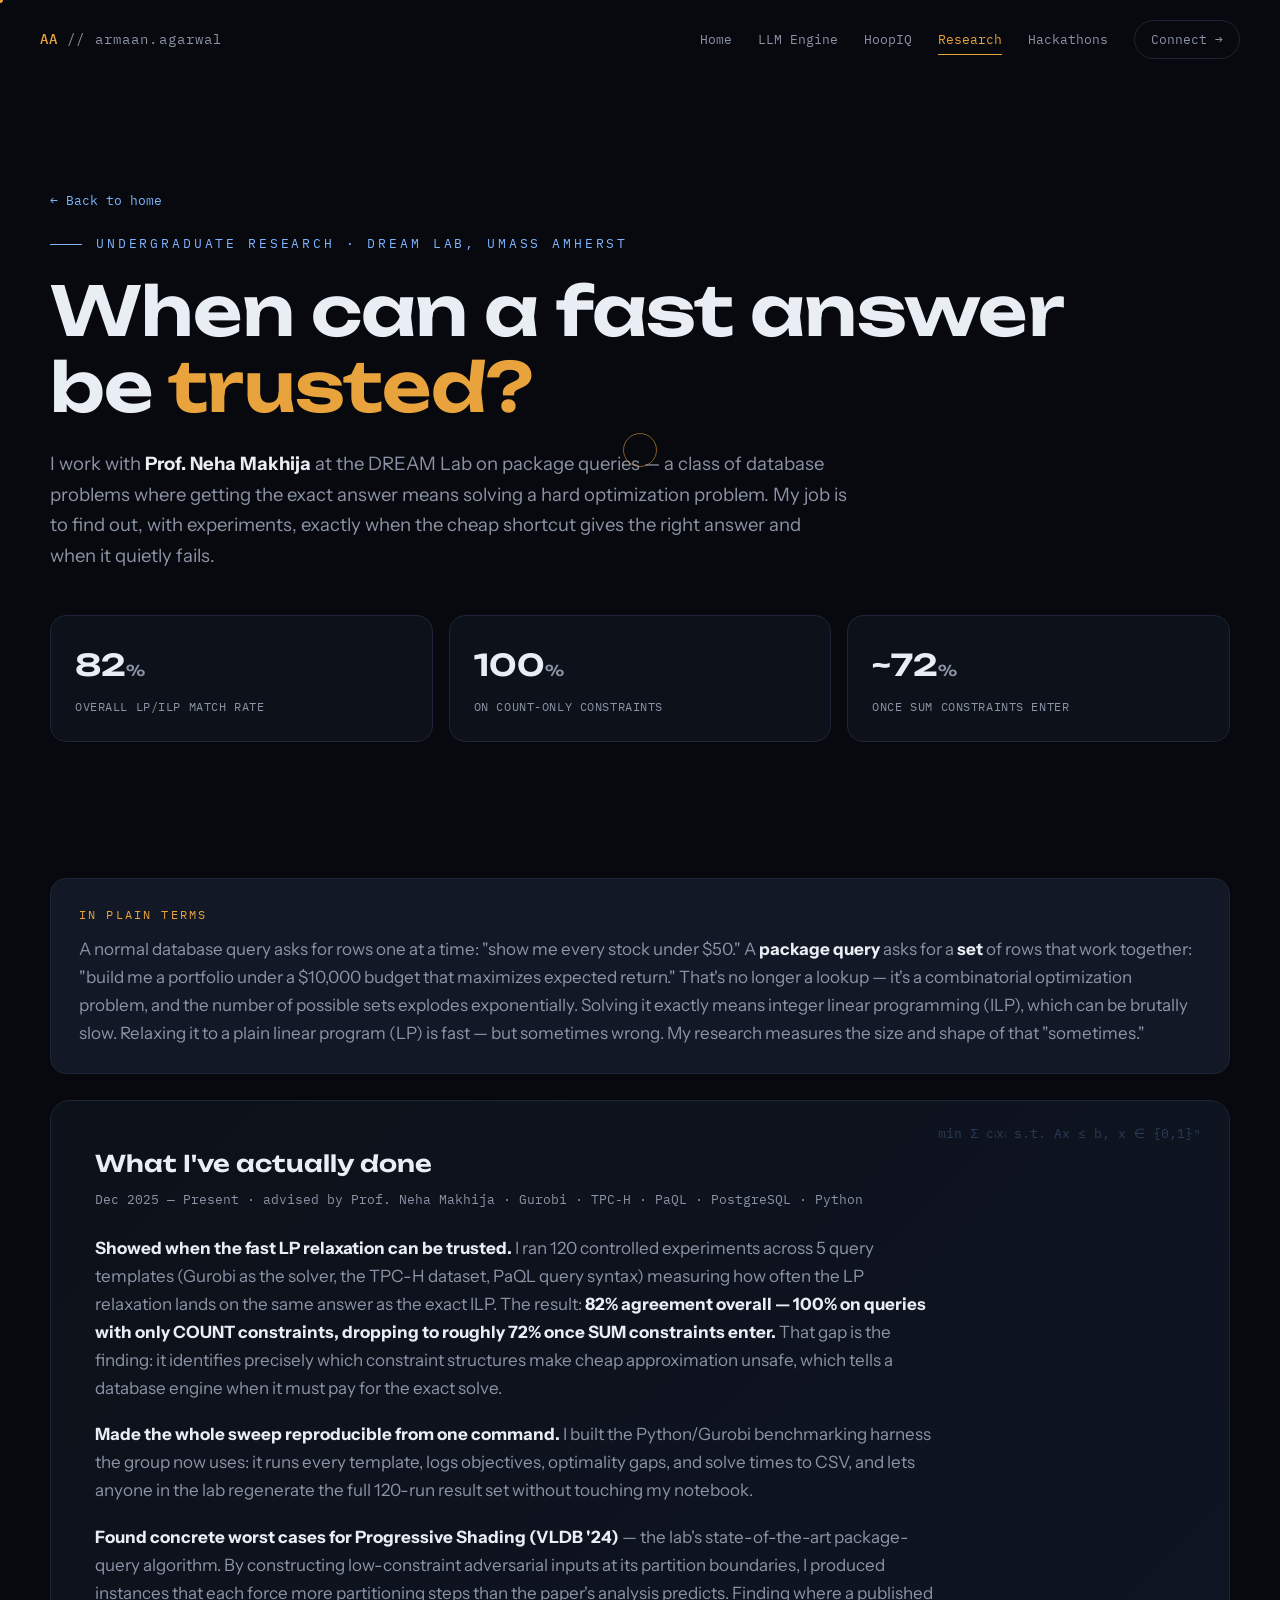
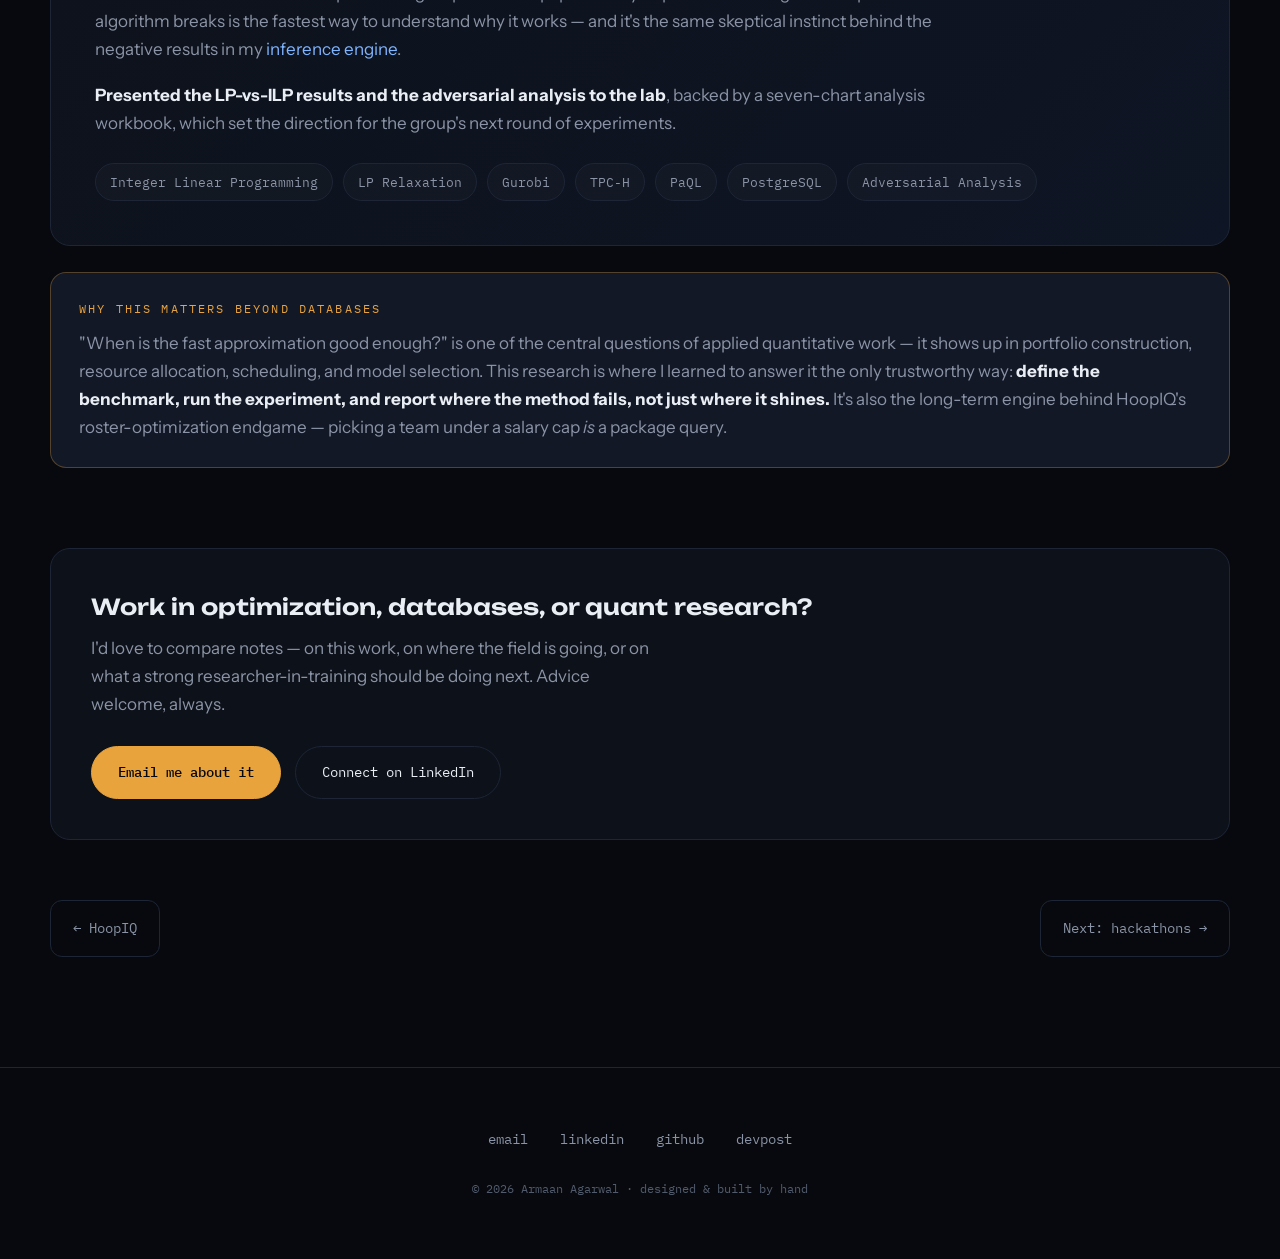
<file: research.html>
<!DOCTYPE html>
<html lang="en">
<head>
<meta charset="UTF-8">
<meta name="viewport" content="width=device-width, initial-scale=1.0">
<title>Research — Armaan Agarwal</title>
<meta name="description" content="Undergraduate research at UMass Amherst's DREAM Lab: package query evaluation, LP vs. ILP trade-offs, and adversarial analysis of published algorithms.">
<link rel="preconnect" href="https://fonts.googleapis.com">
<link rel="preconnect" href="https://fonts.gstatic.com" crossorigin>
<link href="https://fonts.googleapis.com/css2?family=Unbounded:wght@400;600;800&family=Instrument+Sans:ital,wght@0,400;0,500;0,600;1,400&family=IBM+Plex+Mono:wght@400;500&display=swap" rel="stylesheet">
<link rel="stylesheet" href="assets/style.css">
</head>
<body>

<div class="cursor-ring" aria-hidden="true"></div>
<div class="cursor-dot" aria-hidden="true"></div>
<div class="progress" aria-hidden="true"></div>

<nav class="scrolled">
  <a class="nav-logo" href="index.html" data-hover><b>AA</b> // armaan.agarwal</a>
  <div class="nav-links">
    <a href="index.html" data-hover>Home</a>
    <a href="llm-engine.html" class="core" data-hover>LLM Engine</a>
    <a href="hoopiq.html" class="core" data-hover>HoopIQ</a>
    <a href="research.html" class="core active" data-hover>Research</a>
    <a href="hackathons.html" data-hover>Hackathons</a>
    <a href="index.html#connect" class="nav-cta core" data-hover>Connect →</a>
  </div>
</nav>

<header class="page-hero">
  <div class="wrap">
    <span class="crumb reveal in"><a href="index.html">← Back to home</a></span>
    <div class="sec-label reveal in">Undergraduate research · DREAM Lab, UMass Amherst</div>
    <h1 class="page-title reveal in">When can a fast answer<br>be <span class="hl">trusted?</span></h1>
    <p class="lede reveal in">I work with <strong>Prof. Neha Makhija</strong> at the DREAM Lab on package queries — a class of database problems where getting the exact answer means solving a hard optimization problem. My job is to find out, with experiments, exactly when the cheap shortcut gives the right answer and when it quietly fails.</p>
    <div class="stat-grid reveal in" style="grid-template-columns:repeat(3,1fr)">
      <div class="stat-box"><div class="num">82<span class="u">%</span></div><div class="lbl">OVERALL LP/ILP MATCH RATE</div></div>
      <div class="stat-box"><div class="num">100<span class="u">%</span></div><div class="lbl">ON COUNT-ONLY CONSTRAINTS</div></div>
      <div class="stat-box"><div class="num">~72<span class="u">%</span></div><div class="lbl">ONCE SUM CONSTRAINTS ENTER</div></div>
    </div>
  </div>
</header>

<section style="padding-top:40px">
  <div class="wrap">
    <div class="plain-card reveal">
      <div class="pc-label">In plain terms</div>
      <p>A normal database query asks for rows one at a time: "show me every stock under $50." A <strong style="color:var(--text)">package query</strong> asks for a <strong style="color:var(--text)">set</strong> of rows that work together: "build me a portfolio under a $10,000 budget that maximizes expected return." That's no longer a lookup — it's a combinatorial optimization problem, and the number of possible sets explodes exponentially. Solving it exactly means integer linear programming (ILP), which can be brutally slow. Relaxing it to a plain linear program (LP) is fast — but sometimes wrong. My research measures the size and shape of that "sometimes."</p>
    </div>

    <div class="research-card reveal">
      <h3>What I've actually done</h3>
      <div class="sub">Dec 2025 — Present · advised by Prof. Neha Makhija · Gurobi · TPC-H · PaQL · PostgreSQL · Python</div>
      <p><strong>Showed when the fast LP relaxation can be trusted.</strong> I ran 120 controlled experiments across 5 query templates (Gurobi as the solver, the TPC-H dataset, PaQL query syntax) measuring how often the LP relaxation lands on the same answer as the exact ILP. The result: <strong>82% agreement overall — 100% on queries with only COUNT constraints, dropping to roughly 72% once SUM constraints enter.</strong> That gap is the finding: it identifies precisely which constraint structures make cheap approximation unsafe, which tells a database engine when it must pay for the exact solve.</p>
      <p><strong>Made the whole sweep reproducible from one command.</strong> I built the Python/Gurobi benchmarking harness the group now uses: it runs every template, logs objectives, optimality gaps, and solve times to CSV, and lets anyone in the lab regenerate the full 120-run result set without touching my notebook.</p>
      <p><strong>Found concrete worst cases for Progressive Shading (VLDB '24)</strong> — the lab's state-of-the-art package-query algorithm. By constructing low-constraint adversarial inputs at its partition boundaries, I produced instances that each force more partitioning steps than the paper's analysis predicts. Finding where a published algorithm breaks is the fastest way to understand why it works — and it's the same skeptical instinct behind the negative results in my <a href="llm-engine.html" style="color:var(--ice)">inference engine</a>.</p>
      <p><strong>Presented the LP-vs-ILP results and the adversarial analysis to the lab</strong>, backed by a seven-chart analysis workbook, which set the direction for the group's next round of experiments.</p>
      <div class="chips" style="margin-top:26px">
        <span class="chip" data-hover>Integer Linear Programming</span>
        <span class="chip" data-hover>LP Relaxation</span>
        <span class="chip" data-hover>Gurobi</span>
        <span class="chip" data-hover>TPC-H</span>
        <span class="chip" data-hover>PaQL</span>
        <span class="chip" data-hover>PostgreSQL</span>
        <span class="chip" data-hover>Adversarial Analysis</span>
      </div>
    </div>

    <div class="plain-card reveal" style="border-color:rgba(232,163,61,.3)">
      <div class="pc-label">Why this matters beyond databases</div>
      <p>"When is the fast approximation good enough?" is one of the central questions of applied quantitative work — it shows up in portfolio construction, resource allocation, scheduling, and model selection. This research is where I learned to answer it the only trustworthy way: <strong style="color:var(--text)">define the benchmark, run the experiment, and report where the method fails, not just where it shines.</strong> It's also the long-term engine behind HoopIQ's roster-optimization endgame — picking a team under a salary cap <em>is</em> a package query.</p>
    </div>

    <div class="sub-connect reveal">
      <div>
        <h3>Work in optimization, databases, or quant research?</h3>
        <p>I'd love to compare notes — on this work, on where the field is going, or on what a strong researcher-in-training should be doing next. Advice welcome, always.</p>
      </div>
      <div class="sc-btns">
        <a class="btn solid" href="https://mail.google.com/mail/?view=cm&amp;fs=1&amp;to=armaanagarwa@umass.edu&amp;su=About%20your%20package%20query%20research" target="_blank" rel="noopener" data-hover>Email me about it</a>
        <a class="btn" href="https://www.linkedin.com/in/armaan-agarwal-781419245/" target="_blank" rel="noopener" data-hover>Connect on LinkedIn</a>
      </div>
    </div>

    <div class="next-page reveal">
      <a href="hoopiq.html" data-hover>← HoopIQ</a>
      <a href="hackathons.html" data-hover>Next: hackathons →</a>
    </div>
  </div>
</section>

<footer>
  <div class="foot-links">
    <a href="https://mail.google.com/mail/?view=cm&amp;fs=1&amp;to=armaanagarwa@umass.edu" target="_blank" rel="noopener" data-hover>email</a>
    <a href="https://www.linkedin.com/in/armaan-agarwal-781419245/" target="_blank" rel="noopener" data-hover>linkedin</a>
    <a href="https://github.com/ArmaanAgarwal" target="_blank" rel="noopener" data-hover>github</a>
    <a href="https://devpost.com/agarwal-armaan27" target="_blank" rel="noopener" data-hover>devpost</a>
  </div>
  <div class="foot-fine">© 2026 Armaan Agarwal · designed &amp; built by hand</div>
</footer>

<script src="assets/app.js"></script>
</body>
</html>
</file>
<file: assets/style.css>
/* ============================================================
   ARMAAN AGARWAL — PORTFOLIO · shared styles
   Palette: deep ink base · court amber · ice blue
   ============================================================ */
:root{
  --ink:#07090e; --panel:#0d1119; --panel-2:#121826; --line:#1d2536;
  --text:#e9edf4; --muted:#8b94a6; --faint:#525b6c;
  --amber:#e8a33d; --ice:#7fb4ff; --green:#4ade80;
  --font-d:'Unbounded',sans-serif;
  --font-b:'Instrument Sans',sans-serif;
  --font-m:'IBM Plex Mono',monospace;
  --max:1180px; --ease:cubic-bezier(.22,1,.36,1);
}
*{margin:0;padding:0;box-sizing:border-box}
html{scroll-behavior:smooth}
body{background:var(--ink);color:var(--text);font-family:var(--font-b);font-size:17px;line-height:1.65;overflow-x:hidden}
::selection{background:var(--amber);color:var(--ink)}
a{color:inherit;text-decoration:none}
button{font-family:inherit}
:focus-visible{outline:2px solid var(--ice);outline-offset:3px;border-radius:4px}

/* ---------- cursor ---------- */
@media(pointer:fine){
  .cursor-dot,.cursor-ring{position:fixed;top:0;left:0;pointer-events:none;z-index:9999;border-radius:50%;transform:translate(-50%,-50%)}
  .cursor-dot{width:6px;height:6px;background:var(--amber)}
  .cursor-ring{width:34px;height:34px;border:1px solid rgba(232,163,61,.55);
    transition:width .25s var(--ease),height .25s var(--ease),border-color .25s,background .25s}
  .cursor-ring.is-hover{width:58px;height:58px;border-color:var(--ice);background:rgba(127,180,255,.06)}
}
@media(pointer:coarse){.cursor-dot,.cursor-ring{display:none}}

/* ---------- progress + nav ---------- */
.progress{position:fixed;top:0;left:0;height:2px;width:0;background:linear-gradient(90deg,var(--amber),var(--ice));z-index:1000}
nav{position:fixed;top:0;left:0;right:0;z-index:900;display:flex;align-items:center;justify-content:space-between;
  padding:20px 40px;transition:background .3s,border-color .3s;border-bottom:1px solid transparent}
nav.scrolled{background:rgba(7,9,14,.85);backdrop-filter:blur(14px);border-color:var(--line)}
.nav-logo{font-family:var(--font-m);font-size:14px;letter-spacing:.08em;color:var(--muted)}
.nav-logo b{color:var(--amber);font-weight:500}
.nav-links{display:flex;gap:26px;font-family:var(--font-m);font-size:13px;align-items:center}
.nav-links a{color:var(--muted);position:relative;transition:color .2s}
.nav-links a:hover,.nav-links a:focus-visible,.nav-links a.active{color:var(--text)}
.nav-links a.active{color:var(--amber)}
.nav-links a::after{content:"";position:absolute;left:0;bottom:-5px;width:0;height:1px;background:var(--amber);transition:width .3s var(--ease)}
.nav-links a:hover::after,.nav-links a.active::after{width:100%}
.nav-cta{border:1px solid var(--line);border-radius:999px;padding:8px 16px !important}
.nav-cta::after{display:none}
.nav-cta:hover{border-color:var(--amber)}
@media(max-width:800px){.nav-links{gap:16px;font-size:12px}.nav-links a:not(.core){display:none}}

/* ---------- shared section scaffolding ---------- */
section{padding:110px 40px;position:relative}
.wrap{max-width:var(--max);margin:0 auto}
.sec-label{font-family:var(--font-m);font-size:13px;letter-spacing:.22em;text-transform:uppercase;color:var(--ice);
  display:flex;align-items:center;gap:14px;margin-bottom:18px}
.sec-label::before{content:"";width:32px;height:1px;background:var(--ice)}
h1.page-title,h2{font-family:var(--font-d);font-weight:600;letter-spacing:-.01em;line-height:1.12}
h2{font-size:clamp(28px,4.2vw,48px);margin-bottom:30px}
.hl{color:var(--amber)}
.lede{color:var(--muted);font-size:18.5px;max-width:800px;margin-bottom:44px}
.lede strong{color:var(--text)}
.reveal{opacity:0;transform:translateY(34px);transition:opacity .8s var(--ease),transform .8s var(--ease)}
.reveal.in{opacity:1;transform:none}

.btn{display:inline-flex;align-items:center;gap:10px;padding:14px 26px;border-radius:999px;
  font-family:var(--font-m);font-size:14px;border:1px solid var(--line);color:var(--text);background:transparent;
  cursor:pointer;transition:transform .25s var(--ease),background .25s,border-color .25s;will-change:transform}
.btn:hover{border-color:var(--amber);background:rgba(232,163,61,.08)}
.btn.solid{background:var(--amber);color:var(--ink);border-color:var(--amber);font-weight:500}
.btn.solid:hover{background:#f0b45a}
.btn.ice:hover{border-color:var(--ice);background:rgba(127,180,255,.08)}

.chips{display:flex;flex-wrap:wrap;gap:10px}
.chip{font-family:var(--font-m);font-size:12.5px;padding:8px 14px;border-radius:999px;border:1px solid var(--line);
  color:var(--muted);background:rgba(255,255,255,.02);transition:border-color .2s,color .2s,transform .2s var(--ease)}
.chip:hover{border-color:var(--ice);color:var(--ice);transform:translateY(-2px)}

.pill{font-family:var(--font-m);font-size:12px;letter-spacing:.1em;padding:8px 16px;border-radius:999px;
  border:1px solid rgba(74,222,128,.4);color:var(--green);display:inline-flex;align-items:center;gap:8px}
.pill::before{content:"";width:7px;height:7px;border-radius:50%;background:var(--green);animation:pulse 1.8s ease infinite}
@keyframes pulse{50%{opacity:.35}}

/* ---------- HOME: hero ---------- */
.hero{position:relative;min-height:100svh;display:flex;flex-direction:column;justify-content:center;padding:0 40px;overflow:hidden}
#constellation{position:absolute;inset:0;z-index:0;opacity:.9}
.hero-inner{position:relative;z-index:2;max-width:var(--max);margin:0 auto;width:100%}
.hero-eyebrow{font-family:var(--font-m);font-size:13px;letter-spacing:.22em;text-transform:uppercase;color:var(--amber);
  margin-bottom:26px;display:flex;align-items:center;gap:14px}
.hero-eyebrow::before{content:"";width:42px;height:1px;background:var(--amber)}
.hero-name{font-family:var(--font-d);font-weight:800;font-size:clamp(44px,9.4vw,124px);line-height:.98;text-transform:uppercase;letter-spacing:-.01em}
.hero-name .word{display:block;overflow:hidden}
.hero-name .ch{display:inline-block;transform:translateY(115%);animation:rise 1s var(--ease) forwards}
.hero-name .word:nth-child(2) .ch{color:transparent;-webkit-text-stroke:1.5px var(--text)}
@keyframes rise{to{transform:translateY(0)}}
.hero-goal{margin-top:34px;opacity:0;animation:fadeUp .9s var(--ease) .95s forwards}
.goal-line{display:inline-flex;flex-wrap:wrap;align-items:center;gap:12px;border:1px solid var(--line);
  background:rgba(13,17,25,.7);border-radius:14px;padding:16px 22px;font-family:var(--font-m);font-size:14px}
.goal-line .g-label{color:var(--green);display:flex;align-items:center;gap:8px}
.goal-line .g-label::before{content:"";width:7px;height:7px;border-radius:50%;background:var(--green);animation:pulse 1.8s ease infinite}
.goal-line .g-roles{color:var(--text)}
.goal-line .g-roles b{color:var(--amber);font-weight:500}
.goal-line .g-coop{color:var(--muted)}
.hero-role{margin-top:22px;font-size:clamp(17px,2vw,20px);color:var(--muted);max-width:660px;opacity:0;animation:fadeUp .9s var(--ease) 1.15s forwards}
.hero-role .tick{color:var(--ice);font-family:var(--font-m);font-size:.92em}
@keyframes fadeUp{from{opacity:0;transform:translateY(18px)}to{opacity:1;transform:none}}
.hero-cta{display:flex;gap:16px;margin-top:38px;opacity:0;animation:fadeUp .9s var(--ease) 1.35s forwards;flex-wrap:wrap}
.scroll-cue{position:absolute;bottom:34px;left:50%;transform:translateX(-50%);font-family:var(--font-m);font-size:11px;
  letter-spacing:.28em;color:var(--muted);writing-mode:vertical-rl;opacity:0;animation:fadeUp 1s ease 1.9s forwards}
.scroll-cue::after{content:"";display:block;width:1px;height:44px;margin:12px auto 0;
  background:linear-gradient(var(--muted),transparent);animation:drip 1.8s ease infinite}
@keyframes drip{0%{transform:scaleY(0);transform-origin:top}55%{transform:scaleY(1);transform-origin:top}56%{transform-origin:bottom}100%{transform:scaleY(0);transform-origin:bottom}}

/* ---------- marquee ---------- */
.marquee{border-top:1px solid var(--line);border-bottom:1px solid var(--line);overflow:hidden;padding:18px 0;background:var(--panel)}
.marquee-track{display:flex;gap:48px;width:max-content;animation:scrollx 30s linear infinite;
  font-family:var(--font-m);font-size:14px;color:var(--muted);white-space:nowrap}
.marquee:hover .marquee-track{animation-play-state:paused}
.marquee-track span b{color:var(--amber);font-weight:400;margin-right:48px}
@keyframes scrollx{to{transform:translateX(-50%)}}

/* ---------- about ---------- */
.about-grid{display:grid;grid-template-columns:1.5fr 1fr;gap:64px;align-items:start}
.about-grid p{color:var(--muted);margin-bottom:20px;font-size:18px}
.about-grid p strong{color:var(--text);font-weight:600}
.fact-card{background:var(--panel);border:1px solid var(--line);border-radius:16px;padding:28px;font-family:var(--font-m);font-size:14px}
.fact-row{display:flex;justify-content:space-between;gap:16px;padding:13px 0;border-bottom:1px solid var(--line)}
.fact-row:last-child{border-bottom:none}
.fact-row .k{color:var(--muted)}
.fact-row .v{color:var(--text);text-align:right}
.fact-row .v.a{color:var(--amber)}
@media(max-width:860px){.about-grid{grid-template-columns:1fr}}

/* ---------- HOME: teaser cards ---------- */
.teasers{display:grid;grid-template-columns:repeat(3,1fr);gap:18px}
.teaser{position:relative;display:flex;flex-direction:column;background:var(--panel);border:1px solid var(--line);
  border-radius:20px;padding:34px 30px;overflow:hidden;transition:transform .35s var(--ease),border-color .35s}
.teaser:hover{transform:translateY(-6px);border-color:var(--amber)}
.teaser::before{content:"";position:absolute;inset:0;opacity:0;transition:opacity .4s;
  background:radial-gradient(500px 240px at 50% 0%,rgba(232,163,61,.09),transparent 70%)}
.teaser:hover::before{opacity:1}
.teaser .t-kicker{font-family:var(--font-m);font-size:12px;letter-spacing:.18em;text-transform:uppercase;color:var(--ice);margin-bottom:14px}
.teaser h3{font-family:var(--font-d);font-weight:600;font-size:21px;margin-bottom:12px;line-height:1.25}
.teaser p{color:var(--muted);font-size:15.5px;flex:1}
.teaser .t-stats{display:flex;gap:22px;margin:20px 0;font-family:var(--font-m);font-size:12.5px;color:var(--muted)}
.teaser .t-stats b{display:block;font-family:var(--font-d);font-weight:600;font-size:21px;color:var(--amber)}
.teaser .t-link{font-family:var(--font-m);font-size:13.5px;color:var(--amber);display:inline-flex;align-items:center;gap:8px;margin-top:6px}
.teaser .t-link .arr{transition:transform .3s var(--ease)}
.teaser:hover .t-link .arr{transform:translateX(6px)}
@media(max-width:960px){.teasers{grid-template-columns:1fr}}

/* ---------- experience ---------- */
.xp-group{font-family:var(--font-m);font-size:12.5px;letter-spacing:.2em;text-transform:uppercase;color:var(--faint);
  margin:44px 0 26px;display:flex;align-items:center;gap:14px}
.xp-group:first-of-type{margin-top:0}
.xp-group::after{content:"";flex:1;height:1px;background:var(--line)}
.xp-group.now-group{color:var(--green)}
.xp{border-left:1px solid var(--line);margin-left:8px;padding-left:44px}
.xp-item{position:relative;padding-bottom:48px}
.xp-item:last-child{padding-bottom:8px}
.xp-item::before{content:"";position:absolute;left:-49px;top:8px;width:9px;height:9px;border-radius:50%;
  background:var(--ink);border:2px solid var(--amber)}
.xp-item.now::before{border-color:var(--green);box-shadow:0 0 10px rgba(74,222,128,.4)}
.xp-item .when{font-family:var(--font-m);font-size:12.5px;color:var(--ice);letter-spacing:.06em}
.xp-item h3{font-size:21px;font-weight:600;margin:8px 0 2px}
.xp-item .org{font-family:var(--font-m);font-size:13.5px;color:var(--muted);margin-bottom:12px}
.xp-item p{color:var(--muted);max-width:760px}
.xp-item p strong{color:var(--text)}
.xp-item .in-link{color:var(--ice)}

/* ---------- education + certs ---------- */
.edu-grid{display:grid;grid-template-columns:1.2fr 1fr;gap:18px}
.edu-card,.cert-card{background:var(--panel);border:1px solid var(--line);border-radius:20px;padding:32px}
.edu-card h3{font-family:var(--font-d);font-weight:600;font-size:20px;margin-bottom:4px}
.edu-card .org{font-family:var(--font-m);font-size:13px;color:var(--muted);margin-bottom:18px}
.major{display:flex;align-items:baseline;gap:14px;padding:13px 0;border-bottom:1px solid var(--line)}
.major:last-of-type{border-bottom:none}
.major .m-num{font-family:var(--font-m);font-size:12px;color:var(--amber)}
.major .m-name{font-weight:600}
.major .m-note{font-size:14px;color:var(--muted)}
.cert{display:flex;gap:16px;padding:15px 0;border-bottom:1px solid var(--line);align-items:flex-start}
.cert:last-child{border-bottom:none}
.cert .c-dot{margin-top:8px;width:8px;height:8px;border-radius:50%;flex-shrink:0}
.cert .c-dot.done{background:var(--green)}
.cert .c-dot.wip{background:var(--amber);animation:pulse 1.8s ease infinite}
.cert h4{font-size:16.5px;font-weight:600}
.cert .c-org{font-family:var(--font-m);font-size:12.5px;color:var(--muted)}
.cert .c-status{font-family:var(--font-m);font-size:11.5px;letter-spacing:.08em;margin-top:4px}
.cert .c-status.wip{color:var(--amber)}
.cert .c-status.done{color:var(--green)}
@media(max-width:900px){.edu-grid{grid-template-columns:1fr}}

/* ---------- skills ---------- */
.skill-groups{display:grid;grid-template-columns:repeat(3,1fr);gap:36px}
.skill-groups h3{font-family:var(--font-m);font-size:13px;letter-spacing:.18em;text-transform:uppercase;color:var(--ice);margin-bottom:16px}
@media(max-width:860px){.skill-groups{grid-template-columns:1fr}}

/* ---------- connect ---------- */
#connect{background:radial-gradient(1000px 500px at 50% 100%,rgba(127,180,255,.06),transparent 65%)}
.connect-cards{display:grid;grid-template-columns:repeat(3,1fr);gap:18px;margin:14px 0 44px}
.ccard{background:var(--panel);border:1px solid var(--line);border-radius:20px;padding:32px 28px;display:flex;flex-direction:column;
  transition:transform .35s var(--ease),border-color .35s}
.ccard:hover{transform:translateY(-6px);border-color:var(--ice)}
.ccard .c-ico{font-size:26px;margin-bottom:16px}
.ccard h3{font-family:var(--font-d);font-weight:600;font-size:19px;margin-bottom:10px;line-height:1.3}
.ccard p{color:var(--muted);font-size:15.5px;flex:1;margin-bottom:22px}
.ccard .btn{align-self:flex-start;padding:11px 20px;font-size:13px}
@media(max-width:960px){.connect-cards{grid-template-columns:1fr}}
.contact-big{font-family:var(--font-d);font-weight:800;text-transform:uppercase;text-align:center;
  font-size:clamp(30px,6vw,72px);line-height:1.05;letter-spacing:-.01em;margin-top:20px}
.contact-big a{background:linear-gradient(90deg,var(--amber),var(--ice));-webkit-background-clip:text;background-clip:text;
  -webkit-text-fill-color:transparent;transition:opacity .3s}
.contact-big a:hover{opacity:.75}

/* ---------- footer ---------- */
footer{padding:60px 40px;border-top:1px solid var(--line);text-align:center}
.foot-links{display:flex;justify-content:center;gap:32px;font-family:var(--font-m);font-size:14px;flex-wrap:wrap}
.foot-links a{color:var(--muted);transition:color .2s}
.foot-links a:hover{color:var(--amber)}
.foot-fine{margin-top:28px;font-family:var(--font-m);font-size:12px;color:var(--faint)}

/* ============================================================
   SUBPAGES
   ============================================================ */
.page-hero{padding:190px 40px 70px;position:relative;overflow:hidden}
.page-hero .crumb{font-family:var(--font-m);font-size:13px;color:var(--muted);margin-bottom:22px;display:block}
.page-hero .crumb a{color:var(--ice)}
.page-hero .crumb a:hover{text-decoration:underline}
h1.page-title{font-size:clamp(34px,6vw,68px);margin-bottom:24px}
.page-hero .lede{margin-bottom:26px}

/* stats row */
.stat-grid{display:grid;grid-template-columns:repeat(4,1fr);gap:16px;margin:44px 0 0}
.stat-box{background:var(--panel);border:1px solid var(--line);border-radius:16px;padding:24px;
  transition:transform .3s var(--ease),border-color .3s}
.stat-box:hover{transform:translateY(-4px);border-color:var(--amber)}
.stat-box .num{font-family:var(--font-d);font-weight:600;font-size:30px}
.stat-box .num .u{font-size:15px;color:var(--muted)}
.stat-box .lbl{font-family:var(--font-m);font-size:11.5px;color:var(--muted);margin-top:8px;letter-spacing:.05em}
@media(max-width:860px){.stat-grid{grid-template-columns:repeat(2,1fr)}}

/* stages */
.stage-phase{font-family:var(--font-m);font-size:12.5px;letter-spacing:.2em;text-transform:uppercase;
  margin:52px 0 20px;display:flex;align-items:center;gap:14px}
.stage-phase::after{content:"";flex:1;height:1px;background:var(--line)}
.stage-phase.p-done{color:var(--green)}
.stage-phase.p-now{color:var(--amber)}
.stage-phase.p-next{color:var(--ice)}
.stage{border:1px solid var(--line);border-radius:14px;margin-bottom:12px;background:var(--panel);overflow:hidden;transition:border-color .3s}
.stage.open{border-color:rgba(232,163,61,.5)}
.stage-btn{width:100%;display:flex;align-items:center;gap:20px;padding:22px 26px;background:none;border:none;color:var(--text);cursor:pointer;text-align:left}
.stage-num{font-family:var(--font-m);font-size:13px;color:var(--muted);min-width:36px}
.stage-name{font-weight:600;font-size:17px;flex:1}
.stage-status{font-family:var(--font-m);font-size:11px;letter-spacing:.12em;padding:5px 12px;border-radius:999px;border:1px solid;white-space:nowrap}
.stage-status.done{color:var(--green);border-color:rgba(74,222,128,.4)}
.stage-status.now{color:var(--amber);border-color:rgba(232,163,61,.5)}
.stage-status.next{color:var(--ice);border-color:rgba(127,180,255,.4)}
.stage-status.vision{color:var(--muted);border-color:var(--line)}
.stage-arrow{color:var(--muted);transition:transform .35s var(--ease);font-size:13px}
.stage.open .stage-arrow{transform:rotate(180deg)}
.stage-body{max-height:0;overflow:hidden;transition:max-height .5s var(--ease)}
.stage-body-in{padding:0 26px 26px 82px;color:var(--muted);font-size:16px}
.stage-body-in p{margin-bottom:12px}
.stage-body-in strong{color:var(--text)}
.stage-body-in code{font-family:var(--font-m);font-size:.88em;color:var(--ice);background:rgba(127,180,255,.08);padding:2px 7px;border-radius:6px}
@media(max-width:640px){.stage-body-in{padding-left:26px}}

/* model table */
.mtable{width:100%;border-collapse:collapse;font-size:15.5px;margin-top:10px}
.mtable th{font-family:var(--font-m);font-size:12px;letter-spacing:.14em;text-transform:uppercase;color:var(--muted);
  text-align:left;padding:14px 18px;border-bottom:1px solid var(--line)}
.mtable td{padding:16px 18px;border-bottom:1px solid var(--line);color:var(--muted);vertical-align:top}
.mtable td:first-child{color:var(--text);font-weight:600;white-space:nowrap}
.mtable td code{font-family:var(--font-m);font-size:.85em;color:var(--amber)}
.mtable tr{transition:background .2s}
.mtable tbody tr:hover{background:rgba(255,255,255,.02)}
.table-scroll{overflow-x:auto;background:var(--panel);border:1px solid var(--line);border-radius:18px;padding:8px 6px}

/* monte carlo widget */
.mc{margin-top:64px;background:var(--panel);border:1px solid var(--line);border-radius:20px;padding:36px}
.mc h3{font-family:var(--font-d);font-weight:600;font-size:22px;margin-bottom:8px}
.mc .mc-sub{color:var(--muted);font-size:15.5px;margin-bottom:26px;max-width:740px}
.mc-controls{display:flex;align-items:center;gap:22px;flex-wrap:wrap;margin-bottom:22px}
.mc-controls label{font-family:var(--font-m);font-size:13px;color:var(--muted)}
.mc-controls input[type=range]{accent-color:var(--amber);width:220px}
#mcProb{color:var(--amber);font-family:var(--font-m)}
#mcCanvas{width:100%;height:240px;display:block;border-radius:12px;background:var(--ink)}
.mc-read{display:flex;gap:36px;flex-wrap:wrap;margin-top:20px;font-family:var(--font-m);font-size:13px;color:var(--muted)}
.mc-read b{color:var(--text);font-weight:500}
.mc-note{margin-top:18px;font-size:14px;color:var(--muted);font-style:italic}

/* principles */
.thinking{margin-top:64px;border-left:2px solid var(--amber);padding:6px 0 6px 30px}
.thinking h3{font-family:var(--font-m);font-size:13px;letter-spacing:.2em;text-transform:uppercase;color:var(--amber);margin-bottom:16px}
.thinking p{color:var(--muted);max-width:820px;margin-bottom:14px}
.thinking p strong{color:var(--text)}

/* research page */
.research-card{background:linear-gradient(135deg,var(--panel),#0e1524);border:1px solid var(--line);border-radius:20px;
  padding:44px;position:relative;overflow:hidden;margin-bottom:22px}
.research-card::before{content:"min Σ cᵢxᵢ   s.t.   Ax ≤ b,   x ∈ {0,1}ⁿ";
  position:absolute;top:22px;right:28px;font-family:var(--font-m);font-size:13px;color:rgba(127,180,255,.25)}
.research-card h3{font-family:var(--font-d);font-weight:600;font-size:23px;margin-bottom:6px}
.research-card .sub{font-family:var(--font-m);font-size:13px;color:var(--muted);margin-bottom:24px}
.research-card p{color:var(--muted);margin-bottom:18px;max-width:840px}
.research-card p strong{color:var(--text)}
.plain-card{background:var(--panel-2);border:1px solid var(--line);border-radius:16px;padding:26px 28px;margin:26px 0}
.plain-card .pc-label{font-family:var(--font-m);font-size:12px;letter-spacing:.18em;text-transform:uppercase;color:var(--amber);margin-bottom:10px}
.plain-card p{color:var(--muted);margin-bottom:0 !important}

/* hackathon flip cards */
.win-badges{display:flex;gap:12px;flex-wrap:wrap;margin:6px 0 50px}
.wbadge{font-family:var(--font-m);font-size:13px;padding:10px 18px;border-radius:999px;border:1px solid rgba(232,163,61,.45);
  color:var(--text);background:rgba(232,163,61,.06);display:inline-flex;align-items:center;gap:10px}
.wbadge .w-place{color:var(--amber);font-weight:500}
.hack-grid{display:grid;grid-template-columns:repeat(2,1fr);gap:20px}
.flip{perspective:1400px;cursor:pointer}
.flip-inner{position:relative;display:grid;transform-style:preserve-3d;transition:transform .7s var(--ease)}
.flip.flipped .flip-inner{transform:rotateY(180deg)}
.flip-face{grid-area:1/1;backface-visibility:hidden;-webkit-backface-visibility:hidden;
  border-radius:20px;border:1px solid var(--line);padding:32px;display:flex;flex-direction:column;background:var(--panel)}
.flip-front .f-place{font-family:var(--font-d);font-weight:800;font-size:38px;color:var(--amber)}
.flip-front .f-place.blue{color:var(--ice)}
.flip-front h3{font-family:var(--font-d);font-weight:600;font-size:21px;margin:14px 0 6px;line-height:1.25}
.flip-front .f-event{font-family:var(--font-m);font-size:13px;color:var(--muted)}
.flip-front .f-tag{color:var(--muted);font-size:15.5px;margin-top:14px;flex:1}
.flip-front .f-hint{font-family:var(--font-m);font-size:12px;color:var(--faint);margin-top:18px}
.flip-back{transform:rotateY(180deg);background:var(--panel-2);border-color:rgba(232,163,61,.35)}
.flip-back p{color:var(--muted);font-size:15px;flex:1}
.flip-back p strong{color:var(--text)}
.flip-back .chips{margin:16px 0}
.flip-back .devpost-link{font-family:var(--font-m);font-size:13px;color:var(--amber);display:inline-flex;gap:8px;align-items:center}
.flip-back .devpost-link:hover{text-decoration:underline}
@media(max-width:860px){.hack-grid{grid-template-columns:1fr}}

/* sub-page connect strip */
.sub-connect{background:var(--panel);border:1px solid var(--line);border-radius:20px;padding:40px;margin-top:80px;
  display:flex;align-items:center;justify-content:space-between;gap:28px;flex-wrap:wrap}
.sub-connect h3{font-family:var(--font-d);font-weight:600;font-size:22px;margin-bottom:8px}
.sub-connect p{color:var(--muted);max-width:560px}
.sub-connect .sc-btns{display:flex;gap:14px;flex-wrap:wrap}

/* next-page nav */
.next-page{display:flex;justify-content:space-between;gap:16px;margin-top:60px;flex-wrap:wrap}
.next-page a{font-family:var(--font-m);font-size:14px;color:var(--muted);border:1px solid var(--line);border-radius:12px;
  padding:16px 22px;transition:color .2s,border-color .2s}
.next-page a:hover{color:var(--amber);border-color:var(--amber)}

/* build progress meter (HoopIQ) */
.build-meter{margin-top:38px;background:var(--panel);border:1px solid var(--line);border-radius:16px;padding:24px 28px}
.build-meter .bm-top{display:flex;justify-content:space-between;gap:16px;flex-wrap:wrap;
  font-family:var(--font-m);font-size:13px;color:var(--muted);margin-bottom:14px}
.build-meter .bm-top b{color:var(--amber);font-weight:500}
.bm-bar{height:8px;border-radius:999px;background:var(--ink);overflow:hidden;position:relative}
.bm-fill{height:100%;width:0;border-radius:999px;background:linear-gradient(90deg,var(--green),var(--amber));
  transition:width 1.4s var(--ease) .3s}
.bm-note{font-family:var(--font-m);font-size:12px;color:var(--faint);margin-top:12px}

/* copy-email strip */
.copy-strip{display:inline-flex;align-items:center;gap:14px;border:1px solid var(--line);border-radius:999px;
  padding:12px 12px 12px 24px;font-family:var(--font-m);font-size:14.5px;color:var(--muted);
  cursor:pointer;background:var(--panel);transition:border-color .25s}
.copy-strip:hover{border-color:var(--ice)}
.copy-strip .addr{color:var(--text)}
.copy-strip .copy-tag{border:1px solid var(--line);border-radius:999px;padding:6px 14px;font-size:12px;
  color:var(--ice);transition:background .2s,color .2s}
.copy-strip:hover .copy-tag{background:rgba(127,180,255,.1)}
.copy-strip.copied{border-color:var(--green)}
.copy-strip.copied .copy-tag{color:var(--green);border-color:rgba(74,222,128,.5)}

/* toast */
.toast{position:fixed;bottom:34px;left:50%;transform:translate(-50%,20px);z-index:1200;
  background:var(--panel-2);border:1px solid rgba(74,222,128,.5);color:var(--text);
  font-family:var(--font-m);font-size:13.5px;padding:13px 24px;border-radius:999px;
  opacity:0;pointer-events:none;transition:opacity .3s,transform .3s var(--ease)}
.toast.show{opacity:1;transform:translate(-50%,0)}

@media(prefers-reduced-motion:reduce){
  *,*::before,*::after{animation-duration:.01ms !important;animation-iteration-count:1 !important;transition-duration:.01ms !important}
  html{scroll-behavior:auto}
  .hero-name .ch{transform:none}
  .hero-goal,.hero-role,.hero-cta,.scroll-cue{opacity:1}
  .reveal{opacity:1;transform:none}
}
@media(max-width:640px){
  section{padding:80px 22px}
  .hero{padding:0 22px}
  nav{padding:16px 22px}
  .page-hero{padding:150px 22px 50px}
}

/* ============================================================
   LLM ENGINE PAGE
   ============================================================ */
code.ic{font-family:var(--font-m);font-size:.88em;color:var(--ice);background:rgba(127,180,255,.08);padding:2px 7px;border-radius:6px}

/* bandwidth equation */
.bw-grid{display:grid;grid-template-columns:1fr auto 1fr auto 1fr auto 1fr;gap:14px;align-items:stretch;margin-top:10px}
.bw-card{background:var(--panel);border:1px solid var(--line);border-radius:16px;padding:22px 22px 20px;transition:transform .35s var(--ease),border-color .3s}
.bw-card:hover{transform:translateY(-4px)}
.bw-card.amber{border-color:rgba(232,163,61,.45);background:linear-gradient(160deg,rgba(232,163,61,.08),var(--panel))}
.bw-card.ice{border-color:rgba(127,180,255,.4);background:linear-gradient(160deg,rgba(127,180,255,.07),var(--panel))}
.bw-k{font-family:var(--font-m);font-size:11.5px;letter-spacing:.14em;text-transform:uppercase;color:var(--muted)}
.bw-v{font-family:var(--font-d);font-weight:600;font-size:clamp(24px,2.6vw,34px);margin:10px 0 6px}
.bw-card.amber .bw-v{color:var(--amber)}.bw-card.ice .bw-v{color:var(--ice)}
.bw-n{font-size:14px;color:var(--faint)}
.bw-op{font-family:var(--font-d);font-size:22px;color:var(--faint);align-self:center;text-align:center}
@media(max-width:900px){.bw-grid{grid-template-columns:1fr 1fr}.bw-op{display:none}}

/* chart */
.chart-card{background:var(--panel);border:1px solid var(--line);border-radius:18px;padding:26px 26px 20px}
.chart-legend{display:flex;flex-wrap:wrap;gap:10px 22px;font-family:var(--font-m);font-size:12px;color:var(--muted);margin-bottom:18px}
.chart-legend span{display:flex;align-items:center;gap:8px}
.chart-legend i{width:12px;height:12px;border-radius:3px;display:inline-block}
.chart-wrap{width:100%;overflow:hidden}
#tpChart{width:100%;height:auto;display:block}
#tpChart .grid{stroke:var(--line);stroke-width:1}
#tpChart .axis{font-family:var(--font-m);font-size:11px;fill:var(--muted)}
#tpChart .bar{transform-origin:bottom;transform-box:fill-box;transform:scaleY(0);transition:transform .9s var(--ease),opacity .3s;cursor:pointer}
#tpChart.in .bar{transform:scaleY(1)}
#tpChart .bar:hover{opacity:.85}
#tpChart .val{font-family:var(--font-m);font-size:11px;fill:var(--text);opacity:0;transition:opacity .25s;pointer-events:none}
#tpChart .bar:hover + .val{opacity:1}
#tpChart .val.always{opacity:1;fill:var(--amber);font-weight:500}
.chart-foot{font-family:var(--font-m);font-size:12.5px;color:var(--muted);margin-top:16px;padding-top:16px;border-top:1px solid var(--line)}
.chart-foot b{color:var(--text);font-weight:500}

/* findings */
.finding-grid{display:grid;grid-template-columns:repeat(3,1fr);gap:18px}
.finding{background:var(--panel);border:1px solid var(--line);border-radius:18px;padding:28px;position:relative;overflow:hidden;transition:transform .35s var(--ease),border-color .3s}
.finding:hover{transform:translateY(-5px)}
.finding::before{content:"";position:absolute;left:0;top:0;bottom:0;width:3px}
.finding.win::before{background:var(--green)}.finding.loss::before{background:var(--amber)}.finding.next::before{background:var(--ice)}
.finding .f-tag{font-family:var(--font-m);font-size:11.5px;letter-spacing:.16em;margin-bottom:14px}
.finding.win .f-tag{color:var(--green)}.finding.loss .f-tag{color:var(--amber)}.finding.next .f-tag{color:var(--ice)}
.finding h3{font-family:var(--font-d);font-weight:600;font-size:18px;line-height:1.3;margin-bottom:12px}
.finding p{color:var(--muted);font-size:15px}
.finding p strong{color:var(--text)}
.finding code{font-family:var(--font-m);font-size:.86em;color:var(--ice);background:rgba(127,180,255,.08);padding:1px 6px;border-radius:5px}
@media(max-width:960px){.finding-grid{grid-template-columns:1fr 1fr}}
@media(max-width:640px){.finding-grid{grid-template-columns:1fr}}

/* next steps */
.next-grid{display:grid;grid-template-columns:1fr 1fr;gap:16px}
.next-card{display:flex;gap:18px;background:var(--panel);border:1px solid var(--line);border-radius:16px;padding:24px;transition:border-color .3s}
.next-card:hover{border-color:var(--ice)}
.next-card .n-num{font-family:var(--font-d);font-weight:800;font-size:28px;color:var(--ice);line-height:1}
.next-card h4{font-weight:600;font-size:16.5px;margin-bottom:6px}
.next-card p{color:var(--muted);font-size:15px}
@media(max-width:700px){.next-grid{grid-template-columns:1fr}}

/* home: four teasers + featured */
.teasers.four{grid-template-columns:repeat(2,1fr)}
.teaser.featured{border-color:rgba(232,163,61,.5)}
.teaser.featured .t-kicker{color:var(--amber)}
@media(max-width:800px){.teasers,.teasers.four{grid-template-columns:1fr}}

/* hackathons: AntidoteML feature */
.antidote{background:linear-gradient(160deg,rgba(232,163,61,.06),var(--panel) 60%);border:1px solid rgba(232,163,61,.35);border-radius:22px;padding:40px;margin-bottom:20px}
.an-grid{display:grid;grid-template-columns:1.4fr 1fr;gap:18px;margin-top:28px}
@media(max-width:900px){.an-grid{grid-template-columns:1fr}.antidote{padding:26px}}
.antidote .research-card::before{content:"z = |u − median| / MAD   ·   drop if z > τ"}
</file>
